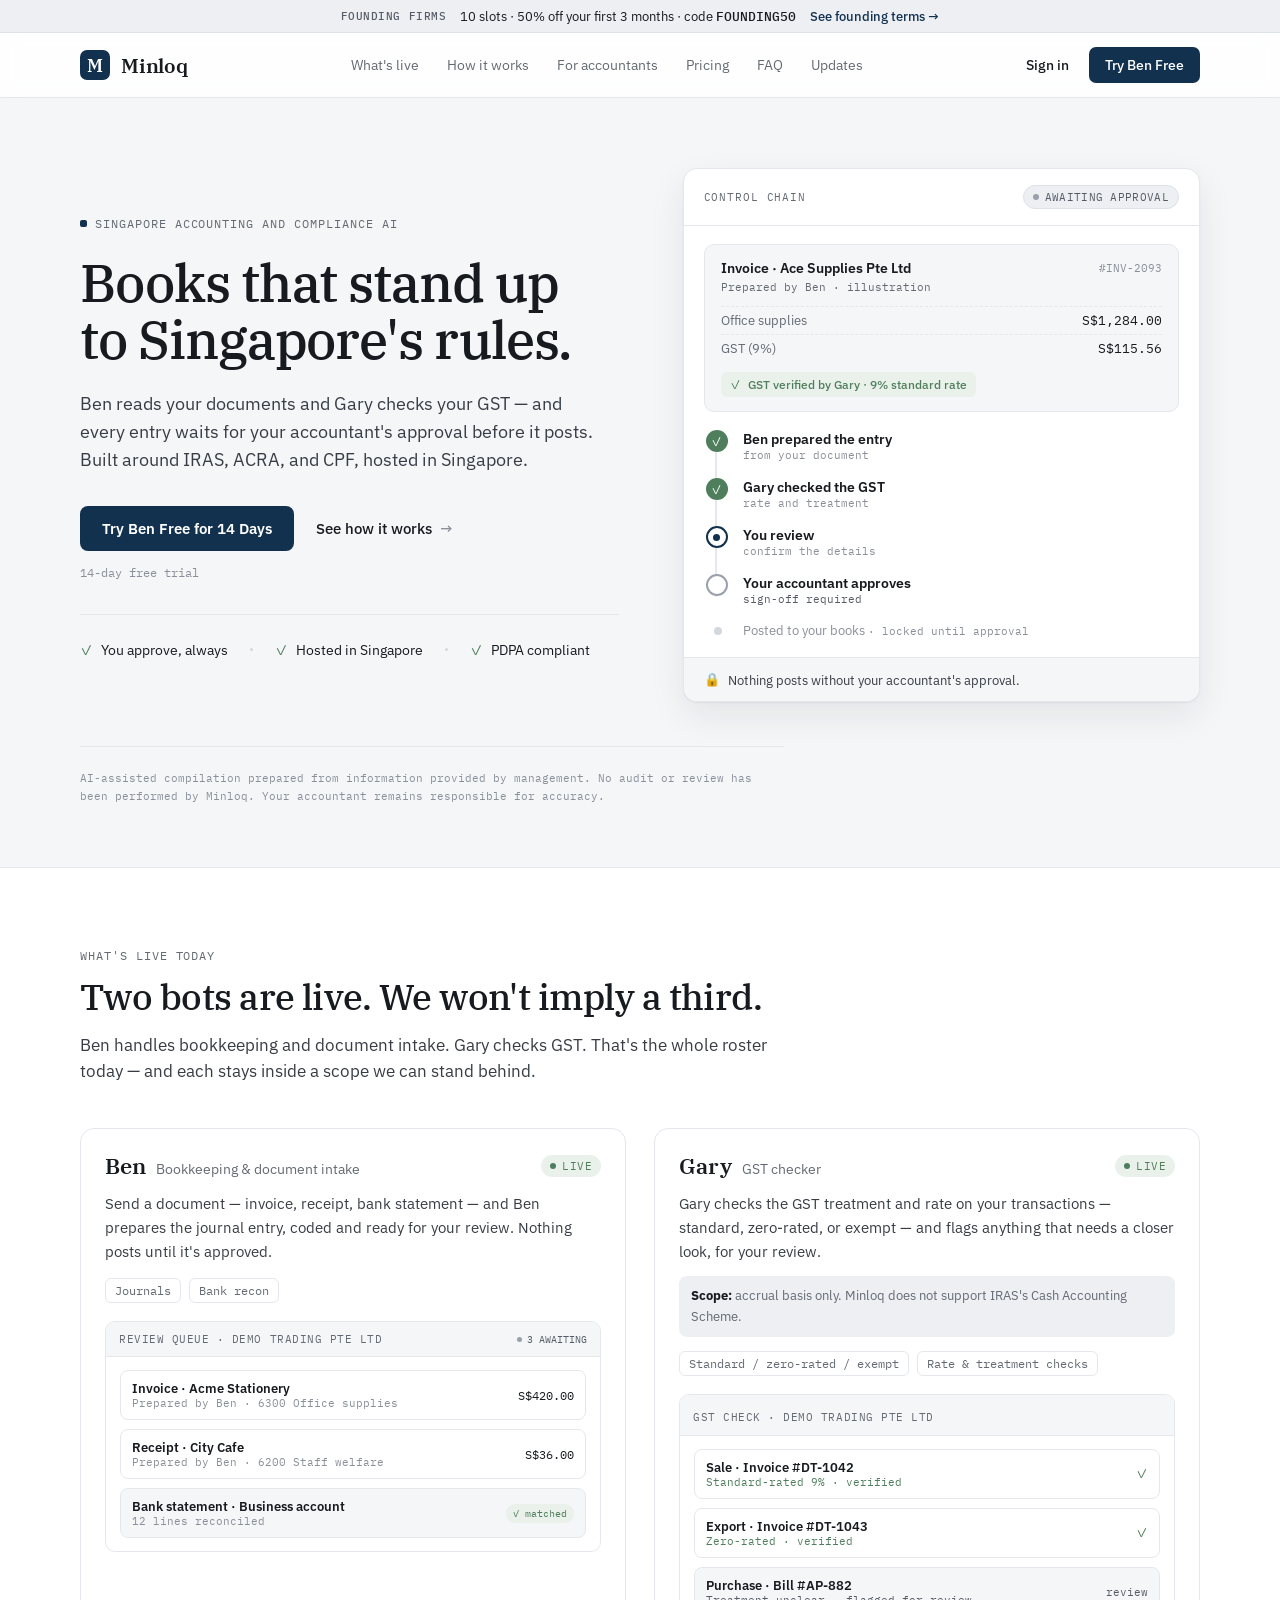
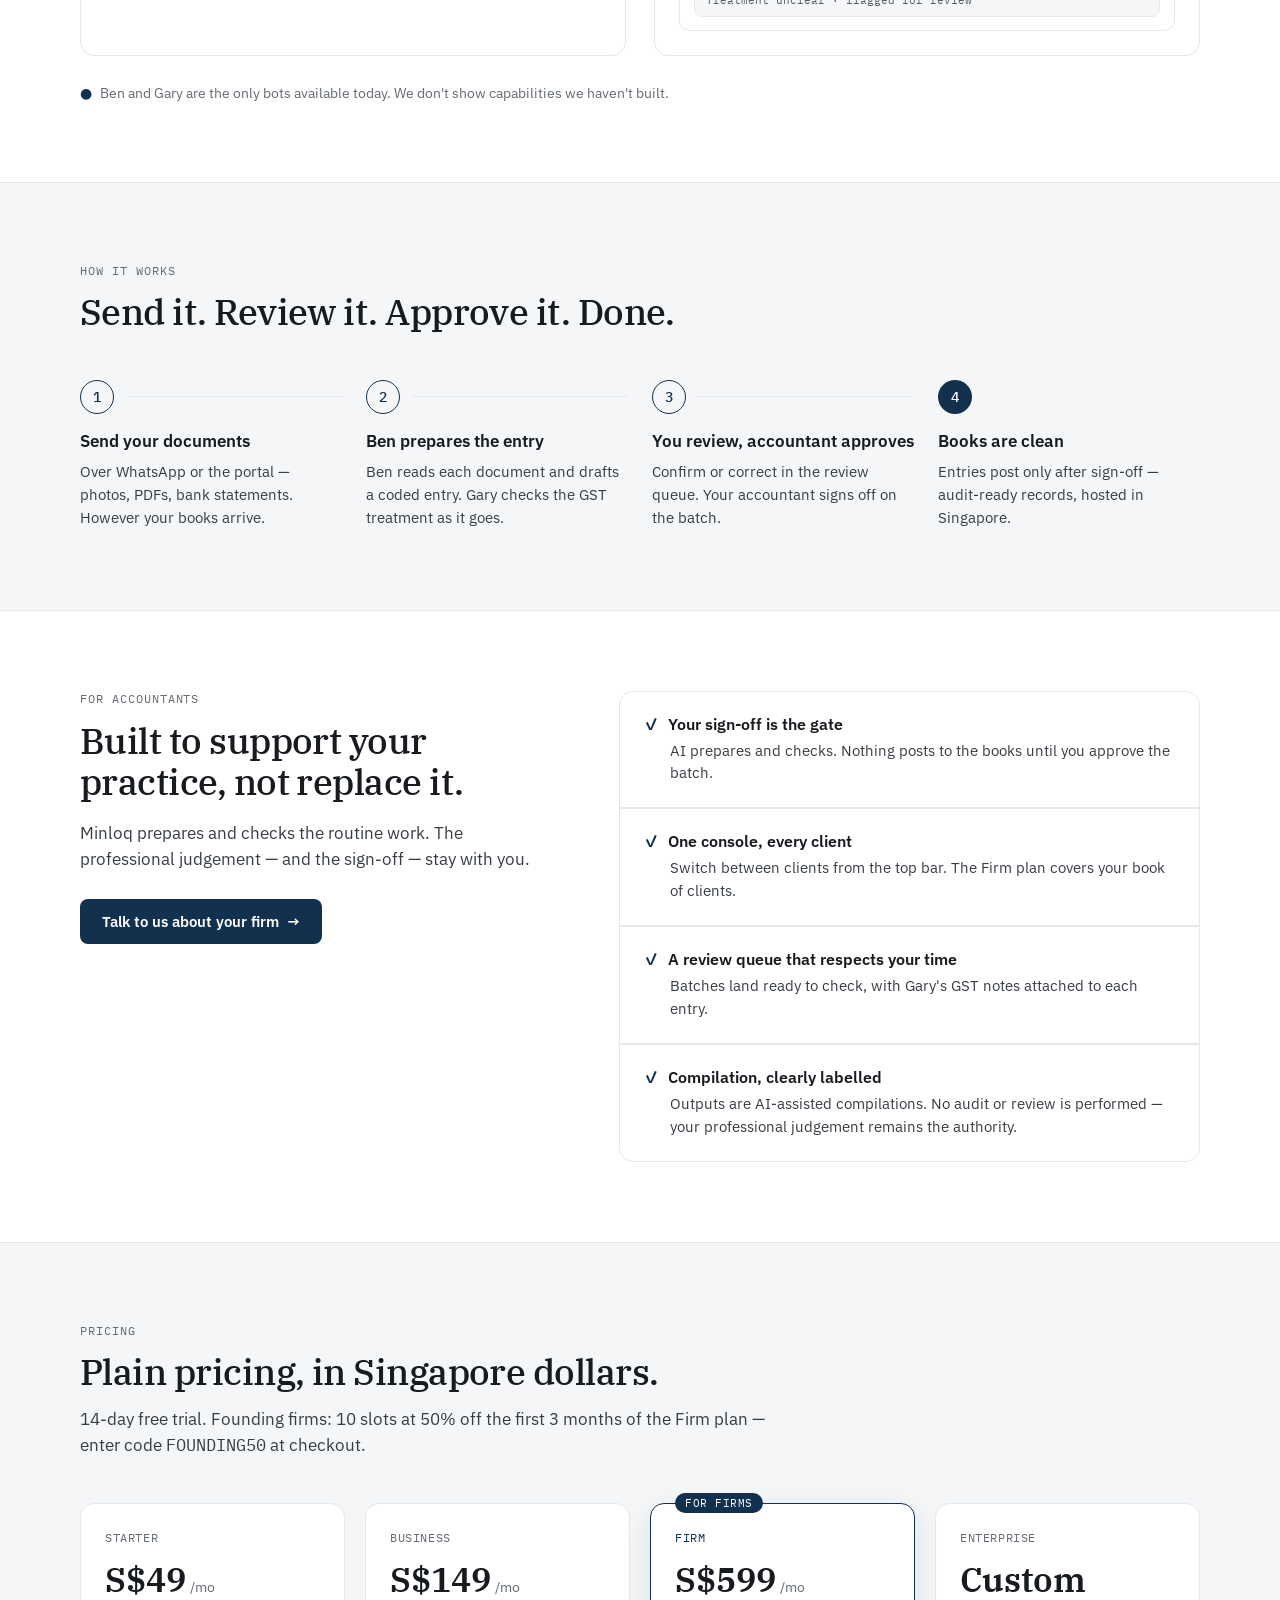
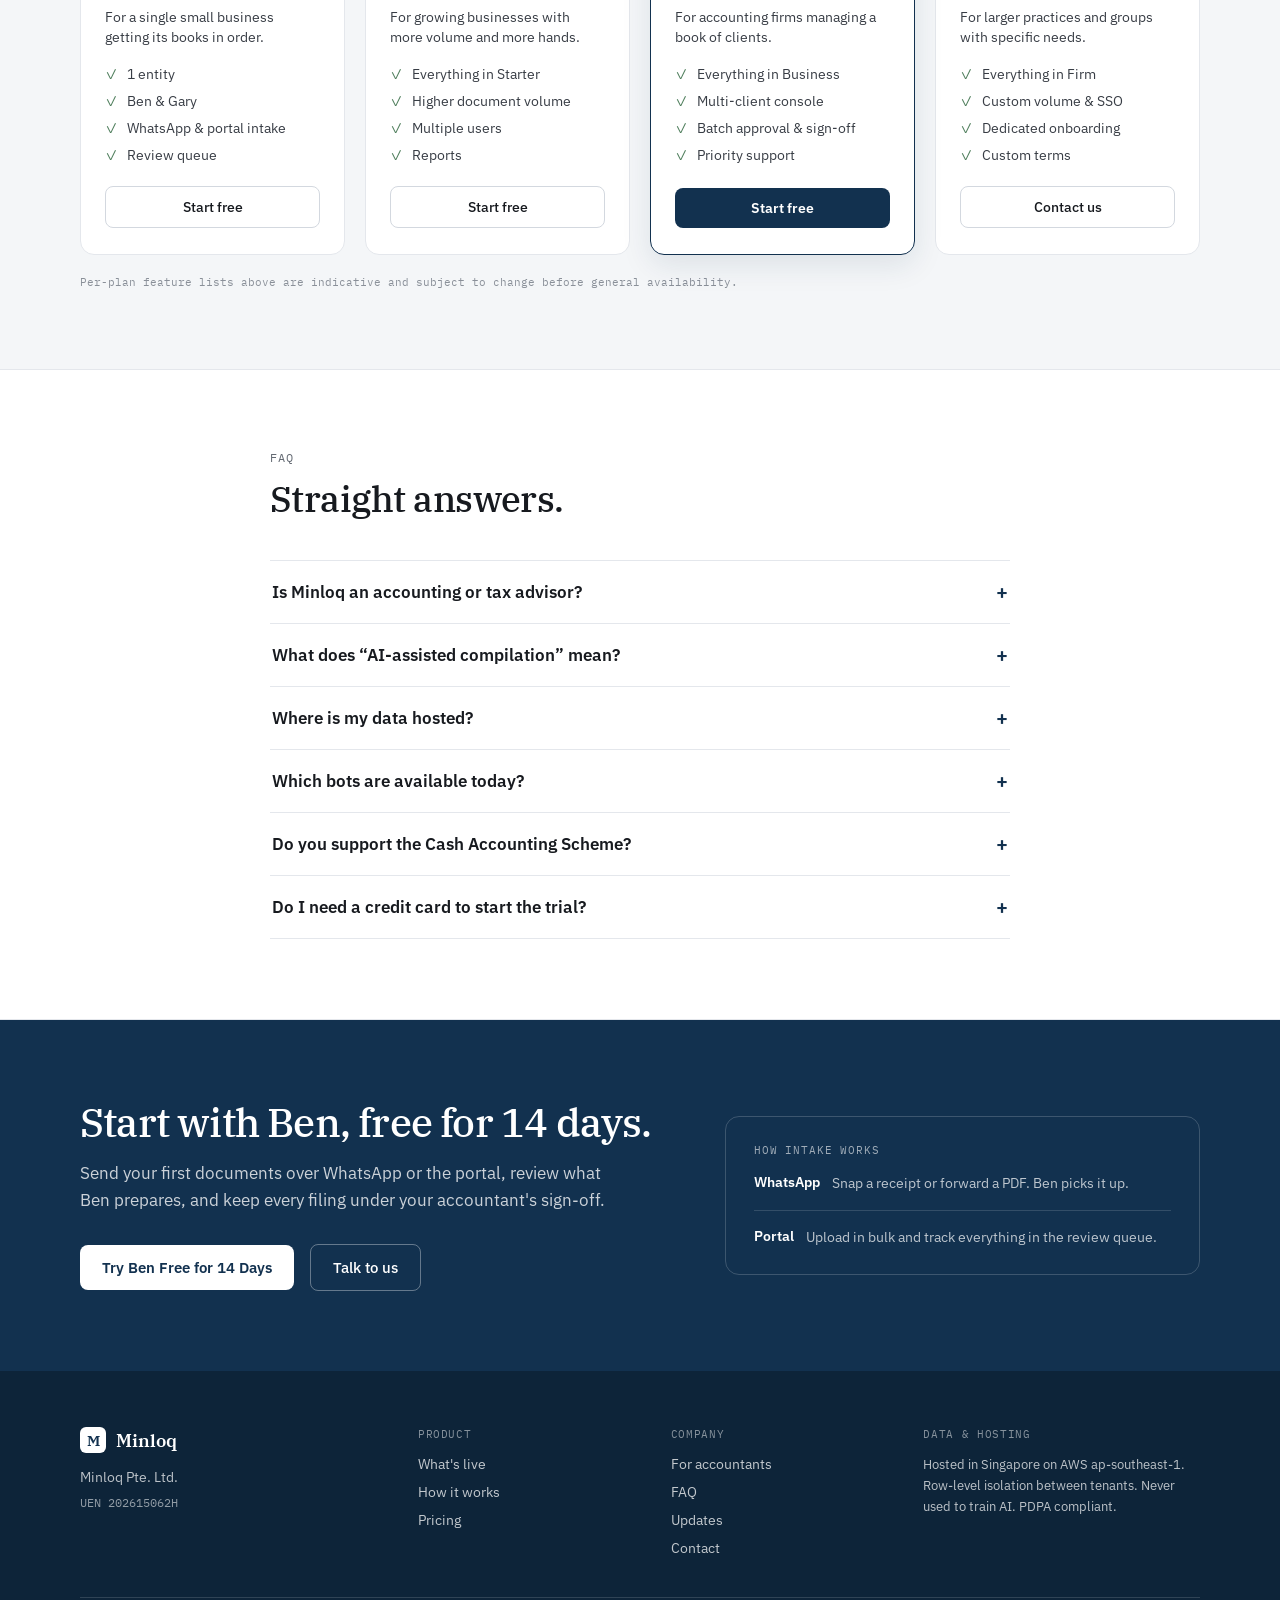
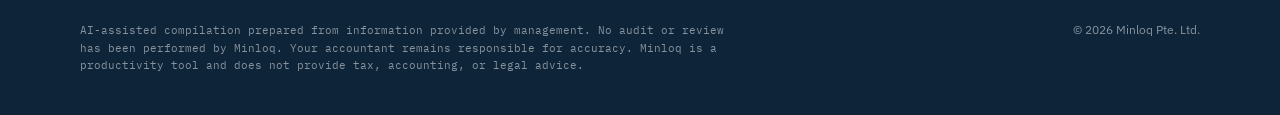
<file: index.html>
<!DOCTYPE html>
<html lang="en">
<head>
<meta charset="UTF-8"/>
<meta name="viewport" content="width=device-width, initial-scale=1.0"/>
<title>Minloq — Singapore Accounting &amp; Compliance AI</title>
<meta name="description" content="Minloq is an AI-assisted accounting and compliance tool for Singapore businesses and accounting firms. Ben prepares your books, Gary checks your GST — and every entry waits for your accountant's approval before it posts."/>
<!-- Inline SVG favicon — navy rounded square "M", matching the brand mark. -->
<link rel="icon" type="image/svg+xml" href="data:image/svg+xml;utf8,<svg xmlns='http://www.w3.org/2000/svg' viewBox='0 0 64 64'><rect width='64' height='64' rx='14' fill='%2312314F'/><text x='32' y='45' font-family='Georgia,serif' font-size='34' font-weight='600' fill='%23ffffff' text-anchor='middle'>M</text></svg>"/>
<link rel="preconnect" href="https://fonts.googleapis.com"/>
<link rel="preconnect" href="https://fonts.gstatic.com" crossorigin/>
<link href="https://fonts.googleapis.com/css2?family=IBM+Plex+Mono:wght@400;500&family=IBM+Plex+Sans:wght@400;500;600&family=IBM+Plex+Serif:wght@400;500;600&display=swap" rel="stylesheet"/>
<link rel="stylesheet" href="css/landing.css"/>
</head>
<body>

  <!-- FOUNDING-FIRMS RIBBON -->
  <div style="background:var(--neu-tint); border-bottom:1px solid var(--neu-line);">
    <div class="mq-wrap" style="max-width:1200px; margin:0 auto; padding:8px 40px; display:flex; align-items:center; justify-content:center; gap:14px; flex-wrap:wrap;">
      <span style="font-family:'IBM Plex Mono',monospace; font-size:11px; letter-spacing:0.05em; color:var(--neu-deep); font-weight:500;">FOUNDING FIRMS</span>
      <span style="font-size:12.5px; color:var(--ink);">10 slots &middot; 50% off your first 3 months &middot; code <span style="font-family:'IBM Plex Mono',monospace; font-weight:500;">FOUNDING50</span></span>
      <a href="#pricing" style="font-size:12.5px; font-weight:500;">See founding terms &rarr;</a>
    </div>
  </div>

  <!-- HEADER -->
  <header style="position:sticky; top:0; z-index:20; border-bottom:1px solid var(--line); background:rgba(255,255,255,0.9); backdrop-filter:saturate(180%) blur(8px);">
    <div class="mq-wrap" style="max-width:1200px; margin:0 auto; padding:14px 40px; display:flex; align-items:center; justify-content:space-between; gap:32px;">
      <a href="#top" style="display:flex; align-items:center; gap:11px;">
        <span style="width:30px; height:30px; border-radius:7px; background:var(--brand); color:#fff; display:flex; align-items:center; justify-content:center; font-family:'IBM Plex Serif',serif; font-size:18px; font-weight:600;">M</span>
        <span style="font-family:'IBM Plex Serif',serif; font-size:20px; font-weight:600; letter-spacing:-0.01em; color:var(--ink);">Minloq</span>
      </a>
      <nav class="mq-nav-center" style="display:flex; align-items:center; gap:28px;">
        <a href="#live" class="mq-navlink" style="color:var(--muted); font-size:14px;">What's live</a>
        <a href="#how" class="mq-navlink" style="color:var(--muted); font-size:14px;">How it works</a>
        <a href="#accountants" class="mq-navlink" style="color:var(--muted); font-size:14px;">For accountants</a>
        <a href="#pricing" class="mq-navlink" style="color:var(--muted); font-size:14px;">Pricing</a>
        <a href="#faq" class="mq-navlink" style="color:var(--muted); font-size:14px;">FAQ</a>
        <a href="/updates" class="mq-navlink" style="color:var(--muted); font-size:14px;">Updates</a>
      </nav>
      <div class="mq-nav-actions" style="display:flex; align-items:center; gap:20px;">
        <a href="https://app.minloq.sg" class="mq-signin" style="color:var(--ink); font-size:14px; font-weight:500;">Sign in</a>
        <a href="#pricing" class="mq-btn-primary" style="background:var(--brand); color:#fff; font-size:14px; font-weight:500; padding:9px 16px; border-radius:7px;">Try Ben Free</a>
      </div>
    </div>
  </header>

  <!-- HERO -->
  <section id="top" style="border-bottom:1px solid var(--line);">
    <div class="mq-wrap" style="max-width:1200px; margin:0 auto; padding:70px 40px 62px;">
      <div class="mq-cols mq-hero" style="display:grid; grid-template-columns:1.02fr 0.98fr; gap:64px; align-items:center;">
        <div>
          <div style="display:inline-flex; align-items:center; gap:8px; margin-bottom:24px;">
            <span style="width:7px; height:7px; border-radius:2px; background:var(--brand);"></span>
            <span style="font-family:'IBM Plex Mono',monospace; font-size:12px; letter-spacing:0.08em; text-transform:uppercase; color:var(--muted);">Singapore accounting and compliance AI</span>
          </div>
          <h1 class="mq-hero-h1" style="font-family:'IBM Plex Serif',serif; font-weight:500; font-size:53px; line-height:1.06; letter-spacing:-0.02em; margin:0 0 22px; color:var(--ink); text-wrap:balance;">Books that stand up to Singapore's rules.</h1>
          <p style="font-size:17.5px; line-height:1.6; color:var(--ink-soft); margin:0 0 32px; max-width:30em; text-wrap:pretty;">Ben reads your documents and Gary checks your GST &mdash; and every entry waits for your accountant's approval before it posts. Built around IRAS, ACRA, and CPF, hosted in Singapore.</p>
          <div style="display:flex; align-items:center; gap:16px; flex-wrap:wrap; margin-bottom:14px;">
            <a href="#pricing" class="mq-btn-primary" style="background:var(--brand); color:#fff; font-size:15px; font-weight:600; padding:13px 22px; border-radius:8px; display:inline-flex; align-items:center; gap:8px;">Try Ben Free for 14 Days</a>
            <a href="#how" class="mq-link" style="color:var(--ink); font-size:15px; font-weight:500; padding:13px 6px; display:inline-flex; align-items:center; gap:8px;">See how it works <span style="color:var(--faint);">&rarr;</span></a>
          </div>
          <div style="font-family:'IBM Plex Mono',monospace; font-size:12px; color:var(--faint); margin-bottom:34px;">14-day free trial</div>
          <div style="display:flex; align-items:center; gap:22px; flex-wrap:wrap; padding-top:26px; border-top:1px solid var(--line);">
            <div style="display:inline-flex; align-items:center; gap:8px;"><span style="color:var(--green); font-size:14px;">&#10003;</span><span style="font-size:13.5px; color:var(--ink);">You approve, always</span></div>
            <span style="width:3px; height:3px; border-radius:50%; background:var(--line-2);"></span>
            <div style="display:inline-flex; align-items:center; gap:8px;"><span style="color:var(--green); font-size:14px;">&#10003;</span><span style="font-size:13.5px; color:var(--ink);">Hosted in Singapore</span></div>
            <span style="width:3px; height:3px; border-radius:50%; background:var(--line-2);"></span>
            <div style="display:inline-flex; align-items:center; gap:8px;"><span style="color:var(--green); font-size:14px;">&#10003;</span><span style="font-size:13.5px; color:var(--ink);">PDPA compliant</span></div>
          </div>
        </div>

        <!-- CONTROL-CHAIN ILLUSTRATION (representative of the approval flow — not a product screenshot) -->
        <div style="background:var(--surface); border:1px solid var(--line); border-radius:14px; box-shadow:var(--shadow-card); overflow:hidden;">
          <div style="padding:16px 20px; border-bottom:1px solid var(--line); display:flex; align-items:center; justify-content:space-between;">
            <span style="font-family:'IBM Plex Mono',monospace; font-size:11px; letter-spacing:0.08em; text-transform:uppercase; color:var(--muted);">Control chain</span>
            <span style="display:inline-flex; align-items:center; gap:6px; background:var(--neu-tint); border:1px solid var(--neu-line); color:var(--neu-deep); font-family:'IBM Plex Mono',monospace; font-size:10.5px; letter-spacing:0.03em; padding:4px 9px; border-radius:20px;"><span style="width:6px; height:6px; border-radius:50%; background:var(--neu-dot);"></span>AWAITING APPROVAL</span>
          </div>
          <div style="padding:18px 20px;">
            <div style="border:1px solid var(--line); border-radius:10px; padding:14px 16px; background:var(--paper);">
              <div style="display:flex; align-items:center; justify-content:space-between; margin-bottom:3px;">
                <span style="font-size:13.5px; font-weight:600; color:var(--ink);">Invoice &middot; Ace Supplies Pte Ltd</span>
                <span style="font-family:'IBM Plex Mono',monospace; font-size:11px; color:var(--faint);">#INV-2093</span>
              </div>
              <div style="font-family:'IBM Plex Mono',monospace; font-size:11px; color:var(--muted); margin-bottom:12px;">Prepared by Ben &middot; illustration</div>
              <div style="display:flex; justify-content:space-between; font-size:13px; padding:5px 0; border-top:1px dashed var(--line);"><span style="color:var(--muted);">Office supplies</span><span style="font-family:'IBM Plex Mono',monospace; color:var(--ink);">S$1,284.00</span></div>
              <div style="display:flex; justify-content:space-between; font-size:13px; padding:5px 0; border-top:1px dashed var(--line);"><span style="color:var(--muted);">GST (9%)</span><span style="font-family:'IBM Plex Mono',monospace; color:var(--ink);">S$115.56</span></div>
              <div style="display:inline-flex; align-items:center; gap:7px; margin-top:10px; background:var(--green-tint); border-radius:6px; padding:5px 9px;"><span style="color:var(--green); font-size:12px;">&#10003;</span><span style="font-size:12px; color:var(--green); font-weight:500;">GST verified by Gary &middot; 9% standard rate</span></div>
            </div>
            <div style="position:relative; margin-top:18px; padding-left:2px;">
              <div style="position:absolute; left:11px; top:16px; bottom:42px; width:2px; background:var(--line);"></div>
              <div style="display:grid; grid-template-columns:24px 1fr; gap:13px; align-items:start; padding-bottom:16px;">
                <div style="width:22px; height:22px; border-radius:50%; background:var(--green); display:flex; align-items:center; justify-content:center; color:#fff; font-size:12px; z-index:1;">&#10003;</div>
                <div><div style="font-size:13.5px; font-weight:600;">Ben prepared the entry</div><div style="font-family:'IBM Plex Mono',monospace; font-size:11px; color:var(--faint);">from your document</div></div>
              </div>
              <div style="display:grid; grid-template-columns:24px 1fr; gap:13px; align-items:start; padding-bottom:16px;">
                <div style="width:22px; height:22px; border-radius:50%; background:var(--green); display:flex; align-items:center; justify-content:center; color:#fff; font-size:12px; z-index:1;">&#10003;</div>
                <div><div style="font-size:13.5px; font-weight:600;">Gary checked the GST</div><div style="font-family:'IBM Plex Mono',monospace; font-size:11px; color:var(--faint);">rate and treatment</div></div>
              </div>
              <div style="display:grid; grid-template-columns:24px 1fr; gap:13px; align-items:start; padding-bottom:16px;">
                <div style="width:22px; height:22px; border-radius:50%; background:var(--surface); border:2px solid var(--brand); display:flex; align-items:center; justify-content:center; z-index:1;"><span style="width:7px; height:7px; border-radius:50%; background:var(--brand);"></span></div>
                <div><div style="font-size:13.5px; font-weight:600;">You review</div><div style="font-family:'IBM Plex Mono',monospace; font-size:11px; color:var(--faint);">confirm the details</div></div>
              </div>
              <div style="display:grid; grid-template-columns:24px 1fr; gap:13px; align-items:start; padding-bottom:16px;">
                <div style="width:22px; height:22px; border-radius:50%; background:var(--surface); border:2px solid var(--neu-dot); z-index:1;"></div>
                <div><div style="font-size:13.5px; font-weight:600; color:var(--ink);">Your accountant approves</div><div style="font-family:'IBM Plex Mono',monospace; font-size:11px; color:var(--neu-deep);">sign-off required</div></div>
              </div>
              <div style="display:grid; grid-template-columns:24px 1fr; gap:13px; align-items:center;">
                <div style="width:24px; display:flex; justify-content:center;"><span style="width:8px; height:8px; border-radius:50%; background:var(--line-2);"></span></div>
                <div style="font-size:13px; color:var(--faint);">Posted to your books <span style="font-family:'IBM Plex Mono',monospace; font-size:11px;">&middot; locked until approval</span></div>
              </div>
            </div>
          </div>
          <div style="padding:13px 20px; border-top:1px solid var(--line); background:var(--paper); font-size:12.5px; color:var(--ink-soft); display:flex; align-items:center; gap:8px;">
            <span style="font-size:13px;">&#128274;</span>Nothing posts without your accountant's approval.
          </div>
        </div>
      </div>
      <p style="margin:44px 0 0; padding-top:22px; border-top:1px solid var(--line); font-family:'IBM Plex Mono',monospace; font-size:11px; line-height:1.65; color:var(--faint); max-width:64em;">AI-assisted compilation prepared from information provided by management. No audit or review has been performed by Minloq. Your accountant remains responsible for accuracy.</p>
    </div>
  </section>

  <!-- WHAT'S LIVE TODAY -->
  <section id="live" style="background:var(--surface); border-bottom:1px solid var(--line);">
    <div class="mq-wrap" style="max-width:1200px; margin:0 auto; padding:80px 40px;">
      <div style="max-width:44em; margin-bottom:44px;">
        <div style="font-family:'IBM Plex Mono',monospace; font-size:12px; letter-spacing:0.08em; text-transform:uppercase; color:var(--muted); margin-bottom:14px;">What's live today</div>
        <h2 style="font-family:'IBM Plex Serif',serif; font-weight:500; font-size:36px; line-height:1.12; letter-spacing:-0.015em; margin:0 0 14px; text-wrap:balance;">Two bots are live. We won't imply a third.</h2>
        <p style="font-size:16.5px; line-height:1.6; color:var(--ink-soft); margin:0; text-wrap:pretty;">Ben handles bookkeeping and document intake. Gary checks GST. That's the whole roster today &mdash; and each stays inside a scope we can stand behind.</p>
      </div>

      <div class="mq-cols" style="display:grid; grid-template-columns:1fr 1fr; gap:28px;">
        <!-- BEN -->
        <div style="border:1px solid var(--line); border-radius:14px; overflow:hidden; background:var(--surface);">
          <div style="padding:22px 24px 18px;">
            <div style="display:flex; align-items:center; justify-content:space-between; margin-bottom:12px;">
              <div style="display:flex; align-items:baseline; gap:10px;">
                <span style="font-family:'IBM Plex Serif',serif; font-size:22px; font-weight:600;">Ben</span>
                <span style="font-size:14px; color:var(--muted);">Bookkeeping &amp; document intake</span>
              </div>
              <span style="display:inline-flex; align-items:center; gap:6px; background:var(--green-tint); color:var(--green); font-family:'IBM Plex Mono',monospace; font-size:10.5px; letter-spacing:0.04em; padding:4px 9px; border-radius:20px;"><span style="width:6px; height:6px; border-radius:50%; background:var(--green);"></span>LIVE</span>
            </div>
            <p style="font-size:15px; line-height:1.6; color:var(--ink-soft); margin:0 0 14px;">Send a document &mdash; invoice, receipt, bank statement &mdash; and Ben prepares the journal entry, coded and ready for your review. Nothing posts until it's approved.</p>
            <div style="display:flex; flex-wrap:wrap; gap:8px;">
              <span style="font-family:'IBM Plex Mono',monospace; font-size:11.5px; color:var(--muted); border:1px solid var(--line); border-radius:6px; padding:4px 9px;">Journals</span>
              <span style="font-family:'IBM Plex Mono',monospace; font-size:11.5px; color:var(--muted); border:1px solid var(--line); border-radius:6px; padding:4px 9px;">Bank recon</span>
            </div>
          </div>
          <!-- Illustration (representative — fictional demo data, no product screenshot) -->
          <div style="margin:0 24px 24px; border:1px solid var(--line); border-radius:10px; overflow:hidden;">
            <div style="padding:10px 13px; border-bottom:1px solid var(--line); background:var(--paper); display:flex; align-items:center; justify-content:space-between;">
              <span style="font-family:'IBM Plex Mono',monospace; font-size:10.5px; letter-spacing:0.05em; color:var(--muted);">REVIEW QUEUE &middot; DEMO TRADING PTE LTD</span>
              <span style="display:inline-flex; align-items:center; gap:5px; font-family:'IBM Plex Mono',monospace; font-size:10px; color:var(--neu-deep);"><span style="width:5px; height:5px; border-radius:50%; background:var(--neu-dot);"></span>3 AWAITING</span>
            </div>
            <div style="padding:13px 14px; display:grid; gap:9px;">
              <div style="display:flex; align-items:center; justify-content:space-between; border:1px solid var(--line); border-radius:8px; padding:9px 11px;">
                <div><div style="font-size:12.5px; font-weight:600;">Invoice &middot; Acme Stationery</div><div style="font-family:'IBM Plex Mono',monospace; font-size:10.5px; color:var(--faint);">Prepared by Ben &middot; 6300 Office supplies</div></div>
                <span style="font-family:'IBM Plex Mono',monospace; font-size:12px; color:var(--ink);">S$420.00</span>
              </div>
              <div style="display:flex; align-items:center; justify-content:space-between; border:1px solid var(--line); border-radius:8px; padding:9px 11px;">
                <div><div style="font-size:12.5px; font-weight:600;">Receipt &middot; City Cafe</div><div style="font-family:'IBM Plex Mono',monospace; font-size:10.5px; color:var(--faint);">Prepared by Ben &middot; 6200 Staff welfare</div></div>
                <span style="font-family:'IBM Plex Mono',monospace; font-size:12px; color:var(--ink);">S$36.00</span>
              </div>
              <div style="display:flex; align-items:center; justify-content:space-between; border:1px solid var(--line); border-radius:8px; padding:9px 11px; background:var(--paper);">
                <div><div style="font-size:12.5px; font-weight:600;">Bank statement &middot; Business account</div><div style="font-family:'IBM Plex Mono',monospace; font-size:10.5px; color:var(--faint);">12 lines reconciled</div></div>
                <span style="display:inline-flex; align-items:center; gap:5px; background:var(--green-tint); color:var(--green); font-family:'IBM Plex Mono',monospace; font-size:10px; padding:3px 7px; border-radius:14px;">&#10003; matched</span>
              </div>
            </div>
          </div>
        </div>

        <!-- GARY -->
        <div style="border:1px solid var(--line); border-radius:14px; overflow:hidden; background:var(--surface);">
          <div style="padding:22px 24px 18px;">
            <div style="display:flex; align-items:center; justify-content:space-between; margin-bottom:12px;">
              <div style="display:flex; align-items:baseline; gap:10px;">
                <span style="font-family:'IBM Plex Serif',serif; font-size:22px; font-weight:600;">Gary</span>
                <span style="font-size:14px; color:var(--muted);">GST checker</span>
              </div>
              <span style="display:inline-flex; align-items:center; gap:6px; background:var(--green-tint); color:var(--green); font-family:'IBM Plex Mono',monospace; font-size:10.5px; letter-spacing:0.04em; padding:4px 9px; border-radius:20px;"><span style="width:6px; height:6px; border-radius:50%; background:var(--green);"></span>LIVE</span>
            </div>
            <p style="font-size:15px; line-height:1.6; color:var(--ink-soft); margin:0 0 12px;">Gary checks the GST treatment and rate on your transactions &mdash; standard, zero-rated, or exempt &mdash; and flags anything that needs a closer look, for your review.</p>
            <p style="font-size:13px; line-height:1.55; color:var(--muted); margin:0 0 14px; padding:10px 12px; background:var(--neu-tint); border-radius:8px;"><strong style="color:var(--ink);">Scope:</strong> accrual basis only. Minloq does not support IRAS's Cash Accounting Scheme.</p>
            <div style="display:flex; flex-wrap:wrap; gap:8px;">
              <span style="font-family:'IBM Plex Mono',monospace; font-size:11.5px; color:var(--muted); border:1px solid var(--line); border-radius:6px; padding:4px 9px;">Standard / zero-rated / exempt</span>
              <span style="font-family:'IBM Plex Mono',monospace; font-size:11.5px; color:var(--muted); border:1px solid var(--line); border-radius:6px; padding:4px 9px;">Rate &amp; treatment checks</span>
            </div>
          </div>
          <!-- Illustration (representative — fictional demo data, no product screenshot) -->
          <div style="margin:0 24px 24px; border:1px solid var(--line); border-radius:10px; overflow:hidden;">
            <div style="padding:10px 13px; border-bottom:1px solid var(--line); background:var(--paper);">
              <span style="font-family:'IBM Plex Mono',monospace; font-size:10.5px; letter-spacing:0.05em; color:var(--muted);">GST CHECK &middot; DEMO TRADING PTE LTD</span>
            </div>
            <div style="padding:13px 14px; display:grid; gap:9px;">
              <div style="display:flex; align-items:center; justify-content:space-between; border:1px solid var(--line); border-radius:8px; padding:9px 11px;">
                <div><div style="font-size:12.5px; font-weight:600;">Sale &middot; Invoice #DT-1042</div><div style="font-family:'IBM Plex Mono',monospace; font-size:10.5px; color:var(--green);">Standard-rated 9% &middot; verified</div></div>
                <span style="color:var(--green); font-size:13px;">&#10003;</span>
              </div>
              <div style="display:flex; align-items:center; justify-content:space-between; border:1px solid var(--line); border-radius:8px; padding:9px 11px;">
                <div><div style="font-size:12.5px; font-weight:600;">Export &middot; Invoice #DT-1043</div><div style="font-family:'IBM Plex Mono',monospace; font-size:10.5px; color:var(--green);">Zero-rated &middot; verified</div></div>
                <span style="color:var(--green); font-size:13px;">&#10003;</span>
              </div>
              <div style="display:flex; align-items:center; justify-content:space-between; border:1px solid var(--line); border-radius:8px; padding:9px 11px; background:var(--paper);">
                <div><div style="font-size:12.5px; font-weight:600;">Purchase &middot; Bill #AP-882</div><div style="font-family:'IBM Plex Mono',monospace; font-size:10.5px; color:var(--neu-deep);">Treatment unclear &middot; flagged for review</div></div>
                <span style="font-family:'IBM Plex Mono',monospace; font-size:11px; color:var(--neu-deep);">review</span>
              </div>
            </div>
          </div>
        </div>
      </div>

      <p style="margin:28px 0 0; font-size:14px; color:var(--muted); display:flex; align-items:center; gap:8px;"><span style="color:var(--brand);">&#9679;</span>Ben and Gary are the only bots available today. We don't show capabilities we haven't built.</p>
    </div>
  </section>

  <!-- HOW IT WORKS -->
  <section id="how" style="border-bottom:1px solid var(--line);">
    <div class="mq-wrap" style="max-width:1200px; margin:0 auto; padding:80px 40px;">
      <div style="max-width:44em; margin-bottom:48px;">
        <div style="font-family:'IBM Plex Mono',monospace; font-size:12px; letter-spacing:0.08em; text-transform:uppercase; color:var(--muted); margin-bottom:14px;">How it works</div>
        <h2 style="font-family:'IBM Plex Serif',serif; font-weight:500; font-size:36px; line-height:1.12; letter-spacing:-0.015em; margin:0; text-wrap:balance;">Send it. Review it. Approve it. Done.</h2>
      </div>
      <div class="mq-cols" style="display:grid; grid-template-columns:repeat(4, 1fr); gap:24px;">
        <div>
          <div style="display:flex; align-items:center; gap:12px; margin-bottom:16px;"><span style="width:34px; height:34px; border-radius:50%; border:1.5px solid var(--brand); color:var(--brand); display:flex; align-items:center; justify-content:center; font-family:'IBM Plex Mono',monospace; font-size:14px; font-weight:500;">1</span><span style="flex:1; height:1px; background:var(--line);"></span></div>
          <h3 style="font-size:17px; font-weight:600; margin:0 0 8px;">Send your documents</h3>
          <p style="font-size:14.5px; line-height:1.6; color:var(--ink-soft); margin:0;">Over WhatsApp or the portal &mdash; photos, PDFs, bank statements. However your books arrive.</p>
        </div>
        <div>
          <div style="display:flex; align-items:center; gap:12px; margin-bottom:16px;"><span style="width:34px; height:34px; border-radius:50%; border:1.5px solid var(--brand); color:var(--brand); display:flex; align-items:center; justify-content:center; font-family:'IBM Plex Mono',monospace; font-size:14px; font-weight:500;">2</span><span style="flex:1; height:1px; background:var(--line);"></span></div>
          <h3 style="font-size:17px; font-weight:600; margin:0 0 8px;">Ben prepares the entry</h3>
          <p style="font-size:14.5px; line-height:1.6; color:var(--ink-soft); margin:0;">Ben reads each document and drafts a coded entry. Gary checks the GST treatment as it goes.</p>
        </div>
        <div>
          <div style="display:flex; align-items:center; gap:12px; margin-bottom:16px;"><span style="width:34px; height:34px; border-radius:50%; border:1.5px solid var(--brand); color:var(--brand); display:flex; align-items:center; justify-content:center; font-family:'IBM Plex Mono',monospace; font-size:14px; font-weight:500;">3</span><span style="flex:1; height:1px; background:var(--line);"></span></div>
          <h3 style="font-size:17px; font-weight:600; margin:0 0 8px;">You review, accountant approves</h3>
          <p style="font-size:14.5px; line-height:1.6; color:var(--ink-soft); margin:0;">Confirm or correct in the review queue. Your accountant signs off on the batch.</p>
        </div>
        <div>
          <div style="display:flex; align-items:center; gap:12px; margin-bottom:16px;"><span style="width:34px; height:34px; border-radius:50%; background:var(--brand); color:#fff; display:flex; align-items:center; justify-content:center; font-family:'IBM Plex Mono',monospace; font-size:14px; font-weight:500;">4</span></div>
          <h3 style="font-size:17px; font-weight:600; margin:0 0 8px;">Books are clean</h3>
          <p style="font-size:14.5px; line-height:1.6; color:var(--ink-soft); margin:0;">Entries post only after sign-off &mdash; audit-ready records, hosted in Singapore.</p>
        </div>
      </div>
    </div>
  </section>

  <!-- FOR ACCOUNTANTS -->
  <section id="accountants" style="background:var(--surface); border-bottom:1px solid var(--line);">
    <div class="mq-wrap" style="max-width:1200px; margin:0 auto; padding:80px 40px;">
      <div class="mq-cols mq-acct" style="display:grid; grid-template-columns:0.9fr 1.1fr; gap:64px; align-items:start;">
        <div>
          <div style="font-family:'IBM Plex Mono',monospace; font-size:12px; letter-spacing:0.08em; text-transform:uppercase; color:var(--muted); margin-bottom:14px;">For accountants</div>
          <h2 style="font-family:'IBM Plex Serif',serif; font-weight:500; font-size:36px; line-height:1.14; letter-spacing:-0.015em; margin:0 0 18px; text-wrap:balance;">Built to support your practice, not replace it.</h2>
          <p style="font-size:16.5px; line-height:1.62; color:var(--ink-soft); margin:0 0 26px; text-wrap:pretty;">Minloq prepares and checks the routine work. The professional judgement &mdash; and the sign-off &mdash; stay with you.</p>
          <a href="mailto:hello@minloq.sg?subject=Minloq%20for%20my%20firm" class="mq-btn-primary" style="display:inline-flex; align-items:center; gap:8px; background:var(--brand); color:#fff; font-size:15px; font-weight:600; padding:13px 22px; border-radius:8px;">Talk to us about your firm <span>&rarr;</span></a>
        </div>
        <div style="display:grid; gap:2px; background:var(--line); border:1px solid var(--line); border-radius:14px; overflow:hidden;">
          <div style="background:var(--surface); padding:22px 24px;">
            <h3 style="font-size:16px; font-weight:600; margin:0 0 6px; display:flex; align-items:center; gap:9px;"><span style="color:var(--brand);">&#10003;</span>Your sign-off is the gate</h3>
            <p style="font-size:14.5px; line-height:1.58; color:var(--ink-soft); margin:0 0 0 26px;">AI prepares and checks. Nothing posts to the books until you approve the batch.</p>
          </div>
          <div style="background:var(--surface); padding:22px 24px;">
            <h3 style="font-size:16px; font-weight:600; margin:0 0 6px; display:flex; align-items:center; gap:9px;"><span style="color:var(--brand);">&#10003;</span>One console, every client</h3>
            <p style="font-size:14.5px; line-height:1.58; color:var(--ink-soft); margin:0 0 0 26px;">Switch between clients from the top bar. The Firm plan covers your book of clients.</p>
          </div>
          <div style="background:var(--surface); padding:22px 24px;">
            <h3 style="font-size:16px; font-weight:600; margin:0 0 6px; display:flex; align-items:center; gap:9px;"><span style="color:var(--brand);">&#10003;</span>A review queue that respects your time</h3>
            <p style="font-size:14.5px; line-height:1.58; color:var(--ink-soft); margin:0 0 0 26px;">Batches land ready to check, with Gary's GST notes attached to each entry.</p>
          </div>
          <div style="background:var(--surface); padding:22px 24px;">
            <h3 style="font-size:16px; font-weight:600; margin:0 0 6px; display:flex; align-items:center; gap:9px;"><span style="color:var(--brand);">&#10003;</span>Compilation, clearly labelled</h3>
            <p style="font-size:14.5px; line-height:1.58; color:var(--ink-soft); margin:0 0 0 26px;">Outputs are AI-assisted compilations. No audit or review is performed &mdash; your professional judgement remains the authority.</p>
          </div>
        </div>
      </div>
    </div>
  </section>

  <!-- PRICING -->
  <section id="pricing" style="border-bottom:1px solid var(--line);">
    <div class="mq-wrap" style="max-width:1200px; margin:0 auto; padding:80px 40px;">
      <div style="max-width:44em; margin-bottom:44px;">
        <div style="font-family:'IBM Plex Mono',monospace; font-size:12px; letter-spacing:0.08em; text-transform:uppercase; color:var(--muted); margin-bottom:14px;">Pricing</div>
        <h2 style="font-family:'IBM Plex Serif',serif; font-weight:500; font-size:36px; line-height:1.12; letter-spacing:-0.015em; margin:0 0 14px; text-wrap:balance;">Plain pricing, in Singapore dollars.</h2>
        <p style="font-size:16.5px; line-height:1.6; color:var(--ink-soft); margin:0;">14-day free trial. Founding firms: 10 slots at 50% off the first 3 months of the Firm plan &mdash; enter code <span style="font-family:'IBM Plex Mono',monospace;">FOUNDING50</span> at checkout.</p>
      </div>

      <div class="mq-cols" style="display:grid; grid-template-columns:repeat(4, 1fr); gap:20px; align-items:stretch;">
        <!-- STARTER -->
        <div style="border:1px solid var(--line); border-radius:14px; background:var(--surface); padding:26px 24px; display:flex; flex-direction:column;">
          <div style="font-family:'IBM Plex Mono',monospace; font-size:12px; letter-spacing:0.05em; text-transform:uppercase; color:var(--muted); margin-bottom:12px;">Starter</div>
          <div style="display:flex; align-items:baseline; gap:4px; margin-bottom:6px;"><span style="font-family:'IBM Plex Serif',serif; font-size:34px; font-weight:600;">S$49</span><span style="font-size:14px; color:var(--muted);">/mo</span></div>
          <p style="font-size:13.5px; line-height:1.5; color:var(--ink-soft); margin:0 0 18px;">For a single small business getting its books in order.</p>
          <div style="display:grid; gap:9px; margin-bottom:22px;">
            <div style="display:flex; gap:9px; font-size:13.5px; color:var(--ink-soft);"><span style="color:var(--green);">&#10003;</span>1 entity</div>
            <div style="display:flex; gap:9px; font-size:13.5px; color:var(--ink-soft);"><span style="color:var(--green);">&#10003;</span>Ben &amp; Gary</div>
            <div style="display:flex; gap:9px; font-size:13.5px; color:var(--ink-soft);"><span style="color:var(--green);">&#10003;</span>WhatsApp &amp; portal intake</div>
            <div style="display:flex; gap:9px; font-size:13.5px; color:var(--ink-soft);"><span style="color:var(--green);">&#10003;</span>Review queue</div>
          </div>
          <a href="#" class="mq-btn-outline" onclick="event.preventDefault();startCheckout('starter', this)" style="margin-top:auto; text-align:center; border:1px solid var(--line-2); color:var(--ink); font-size:14px; font-weight:500; padding:11px; border-radius:8px;">Start free</a>
        </div>

        <!-- BUSINESS -->
        <div style="border:1px solid var(--line); border-radius:14px; background:var(--surface); padding:26px 24px; display:flex; flex-direction:column;">
          <div style="font-family:'IBM Plex Mono',monospace; font-size:12px; letter-spacing:0.05em; text-transform:uppercase; color:var(--muted); margin-bottom:12px;">Business</div>
          <div style="display:flex; align-items:baseline; gap:4px; margin-bottom:6px;"><span style="font-family:'IBM Plex Serif',serif; font-size:34px; font-weight:600;">S$149</span><span style="font-size:14px; color:var(--muted);">/mo</span></div>
          <p style="font-size:13.5px; line-height:1.5; color:var(--ink-soft); margin:0 0 18px;">For growing businesses with more volume and more hands.</p>
          <div style="display:grid; gap:9px; margin-bottom:22px;">
            <div style="display:flex; gap:9px; font-size:13.5px; color:var(--ink-soft);"><span style="color:var(--green);">&#10003;</span>Everything in Starter</div>
            <div style="display:flex; gap:9px; font-size:13.5px; color:var(--ink-soft);"><span style="color:var(--green);">&#10003;</span>Higher document volume</div>
            <div style="display:flex; gap:9px; font-size:13.5px; color:var(--ink-soft);"><span style="color:var(--green);">&#10003;</span>Multiple users</div>
            <div style="display:flex; gap:9px; font-size:13.5px; color:var(--ink-soft);"><span style="color:var(--green);">&#10003;</span>Reports</div>
          </div>
          <a href="#" class="mq-btn-outline" onclick="event.preventDefault();startCheckout('business', this)" style="margin-top:auto; text-align:center; border:1px solid var(--line-2); color:var(--ink); font-size:14px; font-weight:500; padding:11px; border-radius:8px;">Start free</a>
        </div>

        <!-- FIRM (featured) -->
        <div style="border:1.5px solid var(--brand); border-radius:14px; background:var(--surface); padding:26px 24px; display:flex; flex-direction:column; position:relative; box-shadow:0 10px 30px rgba(18,49,79,.1);">
          <span style="position:absolute; top:-11px; left:24px; background:var(--brand); color:#fff; font-family:'IBM Plex Mono',monospace; font-size:10.5px; letter-spacing:0.05em; padding:3px 10px; border-radius:20px;">FOR FIRMS</span>
          <div style="font-family:'IBM Plex Mono',monospace; font-size:12px; letter-spacing:0.05em; text-transform:uppercase; color:var(--brand); margin-bottom:12px;">Firm</div>
          <div style="display:flex; align-items:baseline; gap:4px; margin-bottom:6px;"><span style="font-family:'IBM Plex Serif',serif; font-size:34px; font-weight:600;">S$599</span><span style="font-size:14px; color:var(--muted);">/mo</span></div>
          <p style="font-size:13.5px; line-height:1.5; color:var(--ink-soft); margin:0 0 18px;">For accounting firms managing a book of clients.</p>
          <div style="display:grid; gap:9px; margin-bottom:22px;">
            <div style="display:flex; gap:9px; font-size:13.5px; color:var(--ink-soft);"><span style="color:var(--green);">&#10003;</span>Everything in Business</div>
            <div style="display:flex; gap:9px; font-size:13.5px; color:var(--ink-soft);"><span style="color:var(--green);">&#10003;</span>Multi-client console</div>
            <div style="display:flex; gap:9px; font-size:13.5px; color:var(--ink-soft);"><span style="color:var(--green);">&#10003;</span>Batch approval &amp; sign-off</div>
            <div style="display:flex; gap:9px; font-size:13.5px; color:var(--ink-soft);"><span style="color:var(--green);">&#10003;</span>Priority support</div>
          </div>
          <a href="#" class="mq-btn-primary" onclick="event.preventDefault();startCheckout('firm', this)" style="margin-top:auto; text-align:center; background:var(--brand); color:#fff; font-size:14px; font-weight:600; padding:11px; border-radius:8px;">Start free</a>
        </div>

        <!-- ENTERPRISE -->
        <div style="border:1px solid var(--line); border-radius:14px; background:var(--surface); padding:26px 24px; display:flex; flex-direction:column;">
          <div style="font-family:'IBM Plex Mono',monospace; font-size:12px; letter-spacing:0.05em; text-transform:uppercase; color:var(--muted); margin-bottom:12px;">Enterprise</div>
          <div style="display:flex; align-items:baseline; gap:4px; margin-bottom:6px;"><span style="font-family:'IBM Plex Serif',serif; font-size:34px; font-weight:600;">Custom</span></div>
          <p style="font-size:13.5px; line-height:1.5; color:var(--ink-soft); margin:0 0 18px;">For larger practices and groups with specific needs.</p>
          <div style="display:grid; gap:9px; margin-bottom:22px;">
            <div style="display:flex; gap:9px; font-size:13.5px; color:var(--ink-soft);"><span style="color:var(--green);">&#10003;</span>Everything in Firm</div>
            <div style="display:flex; gap:9px; font-size:13.5px; color:var(--ink-soft);"><span style="color:var(--green);">&#10003;</span>Custom volume &amp; SSO</div>
            <div style="display:flex; gap:9px; font-size:13.5px; color:var(--ink-soft);"><span style="color:var(--green);">&#10003;</span>Dedicated onboarding</div>
            <div style="display:flex; gap:9px; font-size:13.5px; color:var(--ink-soft);"><span style="color:var(--green);">&#10003;</span>Custom terms</div>
          </div>
          <a href="mailto:hello@minloq.sg?subject=Minloq%20Enterprise" class="mq-btn-outline" style="margin-top:auto; text-align:center; border:1px solid var(--line-2); color:var(--ink); font-size:14px; font-weight:500; padding:11px; border-radius:8px;">Contact us</a>
        </div>
      </div>
      <p style="margin:20px 0 0; font-family:'IBM Plex Mono',monospace; font-size:11px; color:var(--faint);">Per-plan feature lists above are indicative and subject to change before general availability.</p>
    </div>
  </section>

  <!-- FAQ -->
  <section id="faq" style="background:var(--surface); border-bottom:1px solid var(--line);">
    <div class="mq-wrap" style="max-width:820px; margin:0 auto; padding:80px 40px;">
      <div style="margin-bottom:40px;">
        <div style="font-family:'IBM Plex Mono',monospace; font-size:12px; letter-spacing:0.08em; text-transform:uppercase; color:var(--muted); margin-bottom:14px;">FAQ</div>
        <h2 style="font-family:'IBM Plex Serif',serif; font-weight:500; font-size:36px; line-height:1.12; letter-spacing:-0.015em; margin:0; text-wrap:balance;">Straight answers.</h2>
      </div>
      <div style="border-top:1px solid var(--line);">
        <details class="mq-faq"><summary style="display:flex; align-items:center; justify-content:space-between; gap:16px; padding:20px 2px; font-size:16.5px; font-weight:600; border-bottom:1px solid var(--line);">Is Minloq an accounting or tax advisor?<span class="mq-chev" style="color:var(--brand); font-size:20px; line-height:1;">+</span></summary><div style="padding:2px 2px 22px; font-size:15px; line-height:1.62; color:var(--ink-soft); border-bottom:1px solid var(--line);">No. Minloq is a productivity tool. It prepares and checks routine work; your accountant remains responsible for all filings, and Minloq does not provide tax, accounting, or legal advice.</div></details>
        <details class="mq-faq"><summary style="display:flex; align-items:center; justify-content:space-between; gap:16px; padding:20px 2px; font-size:16.5px; font-weight:600; border-bottom:1px solid var(--line);">What does &ldquo;AI-assisted compilation&rdquo; mean?<span class="mq-chev" style="color:var(--brand); font-size:20px; line-height:1;">+</span></summary><div style="padding:2px 2px 22px; font-size:15px; line-height:1.62; color:var(--ink-soft); border-bottom:1px solid var(--line);">Outputs are compilations prepared from information provided by management. No audit or review is performed by Minloq. Your accountant remains responsible for accuracy.</div></details>
        <details class="mq-faq"><summary style="display:flex; align-items:center; justify-content:space-between; gap:16px; padding:20px 2px; font-size:16.5px; font-weight:600; border-bottom:1px solid var(--line);">Where is my data hosted?<span class="mq-chev" style="color:var(--brand); font-size:20px; line-height:1;">+</span></summary><div style="padding:2px 2px 22px; font-size:15px; line-height:1.62; color:var(--ink-soft); border-bottom:1px solid var(--line);">In Singapore, on AWS ap-southeast-1, with row-level isolation between tenants. Your data is never used to train AI models, and handling is PDPA compliant.</div></details>
        <details class="mq-faq"><summary style="display:flex; align-items:center; justify-content:space-between; gap:16px; padding:20px 2px; font-size:16.5px; font-weight:600; border-bottom:1px solid var(--line);">Which bots are available today?<span class="mq-chev" style="color:var(--brand); font-size:20px; line-height:1;">+</span></summary><div style="padding:2px 2px 22px; font-size:15px; line-height:1.62; color:var(--ink-soft); border-bottom:1px solid var(--line);">Two: Ben for bookkeeping and document intake, and Gary for GST checking. Those are the only bots live right now.</div></details>
        <details class="mq-faq"><summary style="display:flex; align-items:center; justify-content:space-between; gap:16px; padding:20px 2px; font-size:16.5px; font-weight:600; border-bottom:1px solid var(--line);">Do you support the Cash Accounting Scheme?<span class="mq-chev" style="color:var(--brand); font-size:20px; line-height:1;">+</span></summary><div style="padding:2px 2px 22px; font-size:15px; line-height:1.62; color:var(--ink-soft); border-bottom:1px solid var(--line);">No. Gary works on the accrual basis &mdash; supplies are counted in the period of the invoice date. Minloq does not support IRAS's Cash Accounting Scheme.</div></details>
        <details class="mq-faq"><summary style="display:flex; align-items:center; justify-content:space-between; gap:16px; padding:20px 2px; font-size:16.5px; font-weight:600; border-bottom:1px solid var(--line);">Do I need a credit card to start the trial?<span class="mq-chev" style="color:var(--brand); font-size:20px; line-height:1;">+</span></summary><div style="padding:2px 2px 22px; font-size:15px; line-height:1.62; color:var(--ink-soft); border-bottom:1px solid var(--line);">Yes. You won't be charged until the 14 days end, and you can cancel any time before that.</div></details>
      </div>
    </div>
  </section>

  <!-- GET STARTED -->
  <section id="get-started" style="background:var(--brand); color:#fff;">
    <div class="mq-wrap" style="max-width:1200px; margin:0 auto; padding:80px 40px;">
      <div class="mq-cols mq-get" style="display:grid; grid-template-columns:1.1fr 0.9fr; gap:64px; align-items:center;">
        <div>
          <h2 style="font-family:'IBM Plex Serif',serif; font-weight:500; font-size:40px; line-height:1.1; letter-spacing:-0.02em; margin:0 0 16px; color:#fff; text-wrap:balance;">Start with Ben, free for 14 days.</h2>
          <p style="font-size:17px; line-height:1.6; color:rgba(255,255,255,.78); margin:0 0 30px; max-width:32em;">Send your first documents over WhatsApp or the portal, review what Ben prepares, and keep every filing under your accountant's sign-off.</p>
          <div style="display:flex; align-items:center; gap:16px; flex-wrap:wrap;">
            <a href="#pricing" class="mq-btn-white" style="background:#fff; color:var(--brand); font-size:15px; font-weight:600; padding:13px 22px; border-radius:8px;">Try Ben Free for 14 Days</a>
            <a href="mailto:hello@minloq.sg?subject=Minloq" class="mq-btn-ghost" style="border:1px solid rgba(255,255,255,.35); color:#fff; font-size:15px; font-weight:500; padding:13px 22px; border-radius:8px;">Talk to us</a>
          </div>
        </div>
        <div style="border:1px solid rgba(255,255,255,.18); border-radius:14px; padding:26px 28px;">
          <div style="font-family:'IBM Plex Mono',monospace; font-size:11px; letter-spacing:0.08em; text-transform:uppercase; color:rgba(255,255,255,.6); margin-bottom:16px;">How intake works</div>
          <div style="display:grid; gap:16px;">
            <div style="display:flex; gap:12px;"><span style="color:#fff; font-weight:600; font-size:14px;">WhatsApp</span><span style="color:rgba(255,255,255,.72); font-size:14px; line-height:1.5;">Snap a receipt or forward a PDF. Ben picks it up.</span></div>
            <div style="height:1px; background:rgba(255,255,255,.14);"></div>
            <div style="display:flex; gap:12px;"><span style="color:#fff; font-weight:600; font-size:14px;">Portal</span><span style="color:rgba(255,255,255,.72); font-size:14px; line-height:1.5;">Upload in bulk and track everything in the review queue.</span></div>
          </div>
        </div>
      </div>
    </div>
  </section>

  <!-- FOOTER -->
  <footer id="contact" style="background:var(--brand-deep); color:rgba(255,255,255,.72);">
    <div class="mq-wrap" style="max-width:1200px; margin:0 auto; padding:56px 40px 40px;">
      <div class="mq-cols" style="display:grid; grid-template-columns:1.4fr 1fr 1fr 1.3fr; gap:40px; padding-bottom:40px; border-bottom:1px solid rgba(255,255,255,.14);">
        <div>
          <div style="display:flex; align-items:center; gap:10px; margin-bottom:14px;">
            <span style="width:26px; height:26px; border-radius:6px; background:#fff; color:var(--brand); display:flex; align-items:center; justify-content:center; font-family:'IBM Plex Serif',serif; font-size:15px; font-weight:600;">M</span>
            <span style="font-family:'IBM Plex Serif',serif; font-size:18px; font-weight:600; color:#fff;">Minloq</span>
          </div>
          <p style="font-size:13.5px; line-height:1.6; margin:0 0 6px;">Minloq Pte. Ltd.</p>
          <p style="font-family:'IBM Plex Mono',monospace; font-size:12px; margin:0; color:rgba(255,255,255,.55);">UEN 202615062H</p>
        </div>
        <div>
          <div style="font-family:'IBM Plex Mono',monospace; font-size:11px; letter-spacing:0.06em; text-transform:uppercase; color:rgba(255,255,255,.5); margin-bottom:14px;">Product</div>
          <div style="display:grid; gap:10px; font-size:14px;">
            <a href="#live" class="mq-flink" style="color:rgba(255,255,255,.75);">What's live</a>
            <a href="#how" class="mq-flink" style="color:rgba(255,255,255,.75);">How it works</a>
            <a href="#pricing" class="mq-flink" style="color:rgba(255,255,255,.75);">Pricing</a>
          </div>
        </div>
        <div>
          <div style="font-family:'IBM Plex Mono',monospace; font-size:11px; letter-spacing:0.06em; text-transform:uppercase; color:rgba(255,255,255,.5); margin-bottom:14px;">Company</div>
          <div style="display:grid; gap:10px; font-size:14px;">
            <a href="#accountants" class="mq-flink" style="color:rgba(255,255,255,.75);">For accountants</a>
            <a href="#faq" class="mq-flink" style="color:rgba(255,255,255,.75);">FAQ</a>
            <a href="/updates" class="mq-flink" style="color:rgba(255,255,255,.75);">Updates</a>
            <a href="mailto:hello@minloq.sg" class="mq-flink" style="color:rgba(255,255,255,.75);">Contact</a>
          </div>
        </div>
        <div>
          <div style="font-family:'IBM Plex Mono',monospace; font-size:11px; letter-spacing:0.06em; text-transform:uppercase; color:rgba(255,255,255,.5); margin-bottom:14px;">Data &amp; hosting</div>
          <p style="font-size:13px; line-height:1.6; margin:0;">Hosted in Singapore on AWS ap-southeast-1. Row-level isolation between tenants. Never used to train AI. PDPA compliant.</p>
        </div>
      </div>
      <div style="padding-top:24px; display:flex; align-items:flex-start; justify-content:space-between; gap:24px; flex-wrap:wrap;">
        <p style="font-family:'IBM Plex Mono',monospace; font-size:11px; line-height:1.6; margin:0; color:rgba(255,255,255,.5); max-width:60em;">AI-assisted compilation prepared from information provided by management. No audit or review has been performed by Minloq. Your accountant remains responsible for accuracy. Minloq is a productivity tool and does not provide tax, accounting, or legal advice.</p>
        <p style="font-size:12px; margin:0; color:rgba(255,255,255,.5); white-space:nowrap;">&copy; 2026 Minloq Pte. Ltd.</p>
      </div>
    </div>
  </footer>

<script>
// Checkout runs against the platform at app.minloq.sg. If
// minloq.sg is later unified into one Vercel project, flip this to a same-origin
// '/api/stripe-checkout'. (Carried verbatim from the previous landing.)
var MINLOQ_CHECKOUT_URL = 'https://app.minloq.sg/api/stripe-checkout';

async function startCheckout(plan, btn) {
  var origLabel = btn ? btn.textContent : '';
  if (btn) { btn.style.pointerEvents = 'none'; btn.textContent = 'Opening checkout…'; }
  try {
    var resp = await fetch(MINLOQ_CHECKOUT_URL, {
      method: 'POST',
      headers: { 'Content-Type': 'application/json' },
      body: JSON.stringify({ plan: plan }),
    });
    var data = await resp.json().catch(function() { return {}; });
    if (!resp.ok || !data.url) throw new Error(data.error || ('HTTP ' + resp.status));
    window.location.href = data.url;
  } catch (err) {
    if (btn) { btn.style.pointerEvents = ''; btn.textContent = origLabel; }
    alert('Could not start checkout: ' + (err && err.message ? err.message : err) + '\n\nPlease contact sales at hello@minloq.sg.');
  }
}
</script>
</body>
</html>
</file>
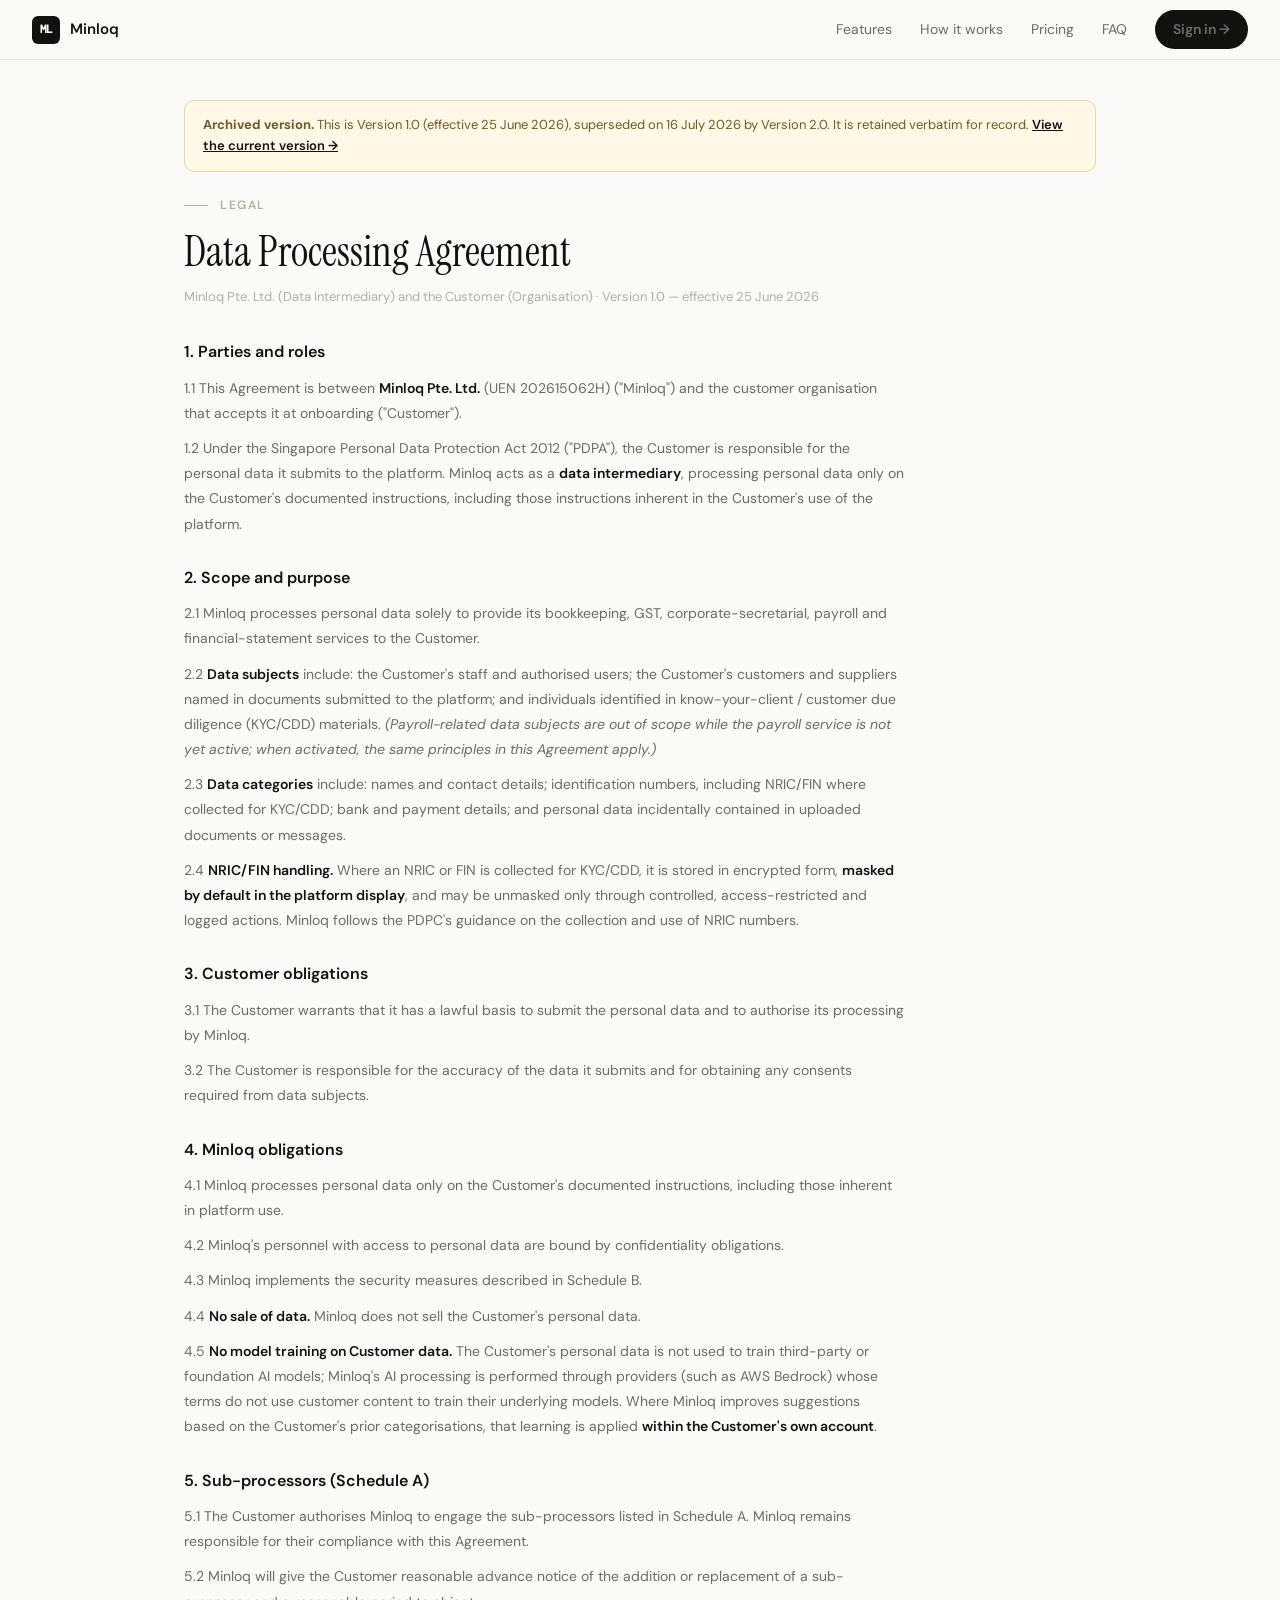
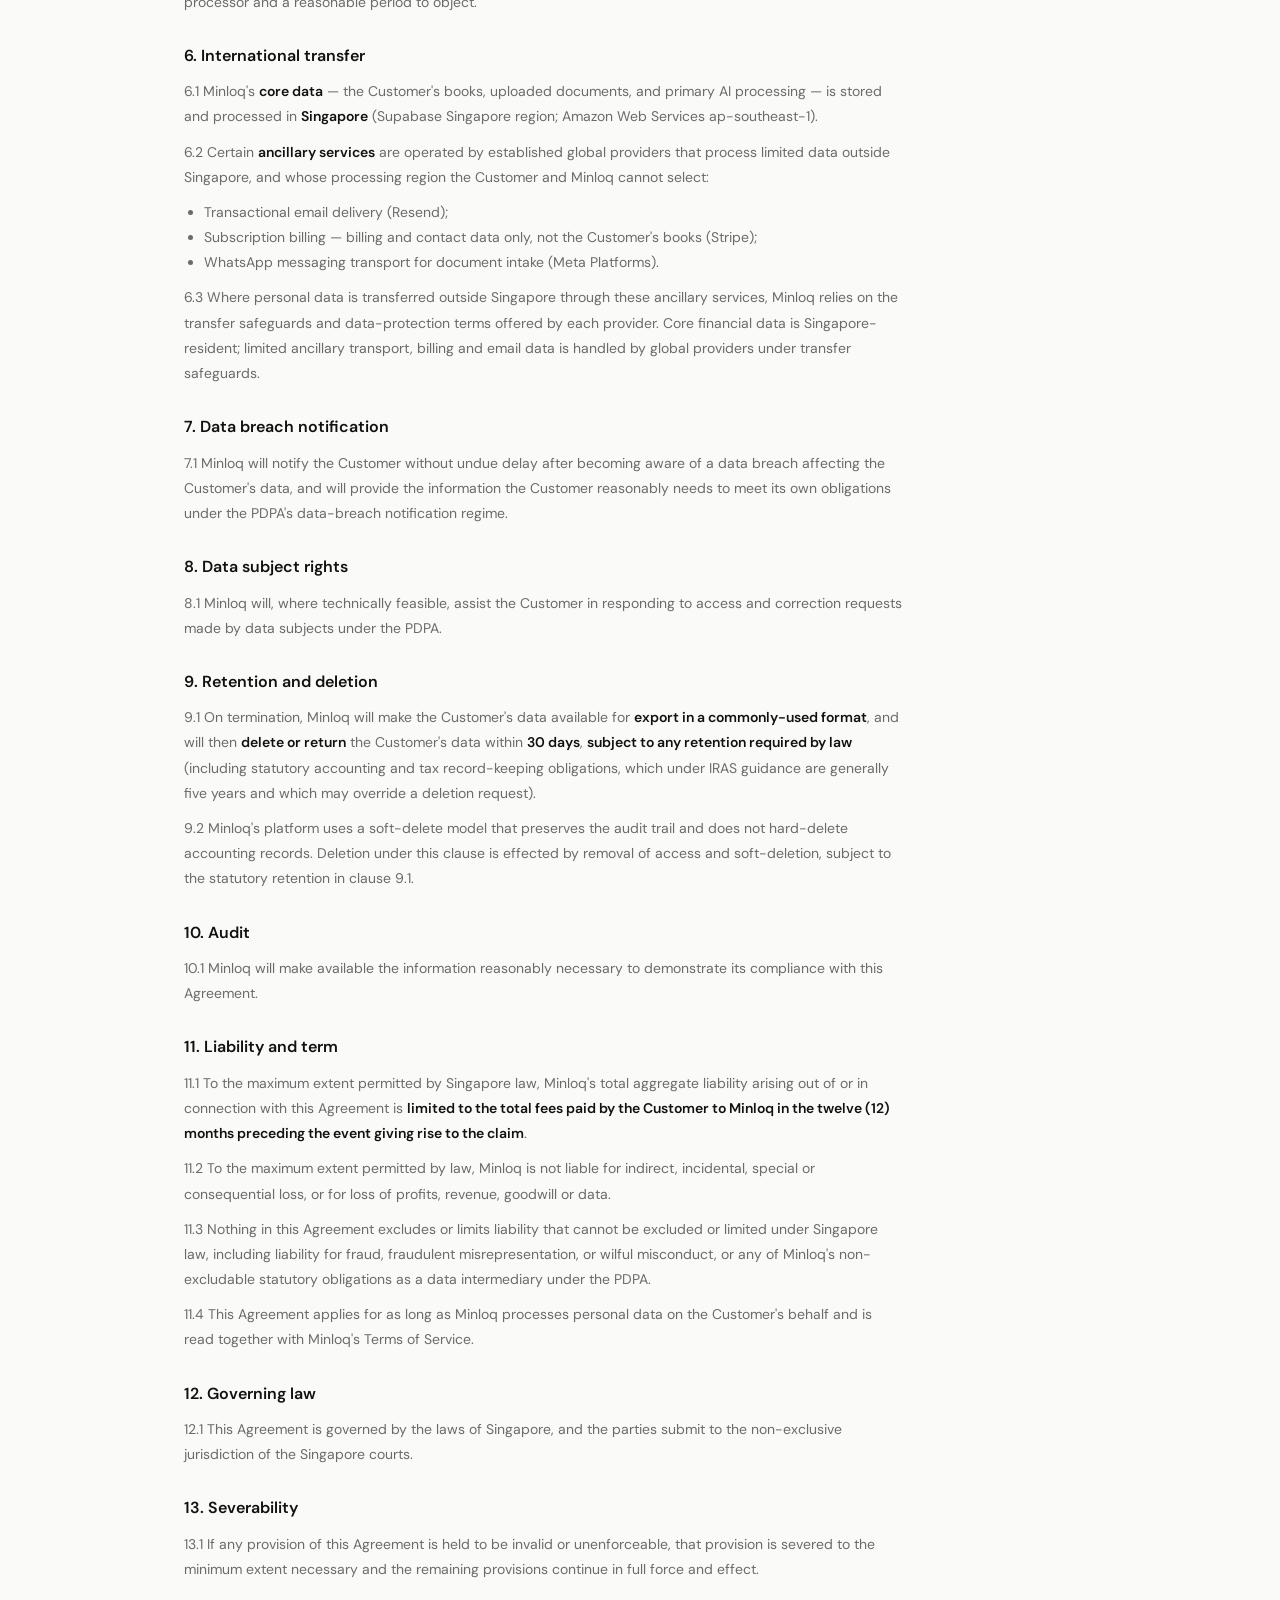
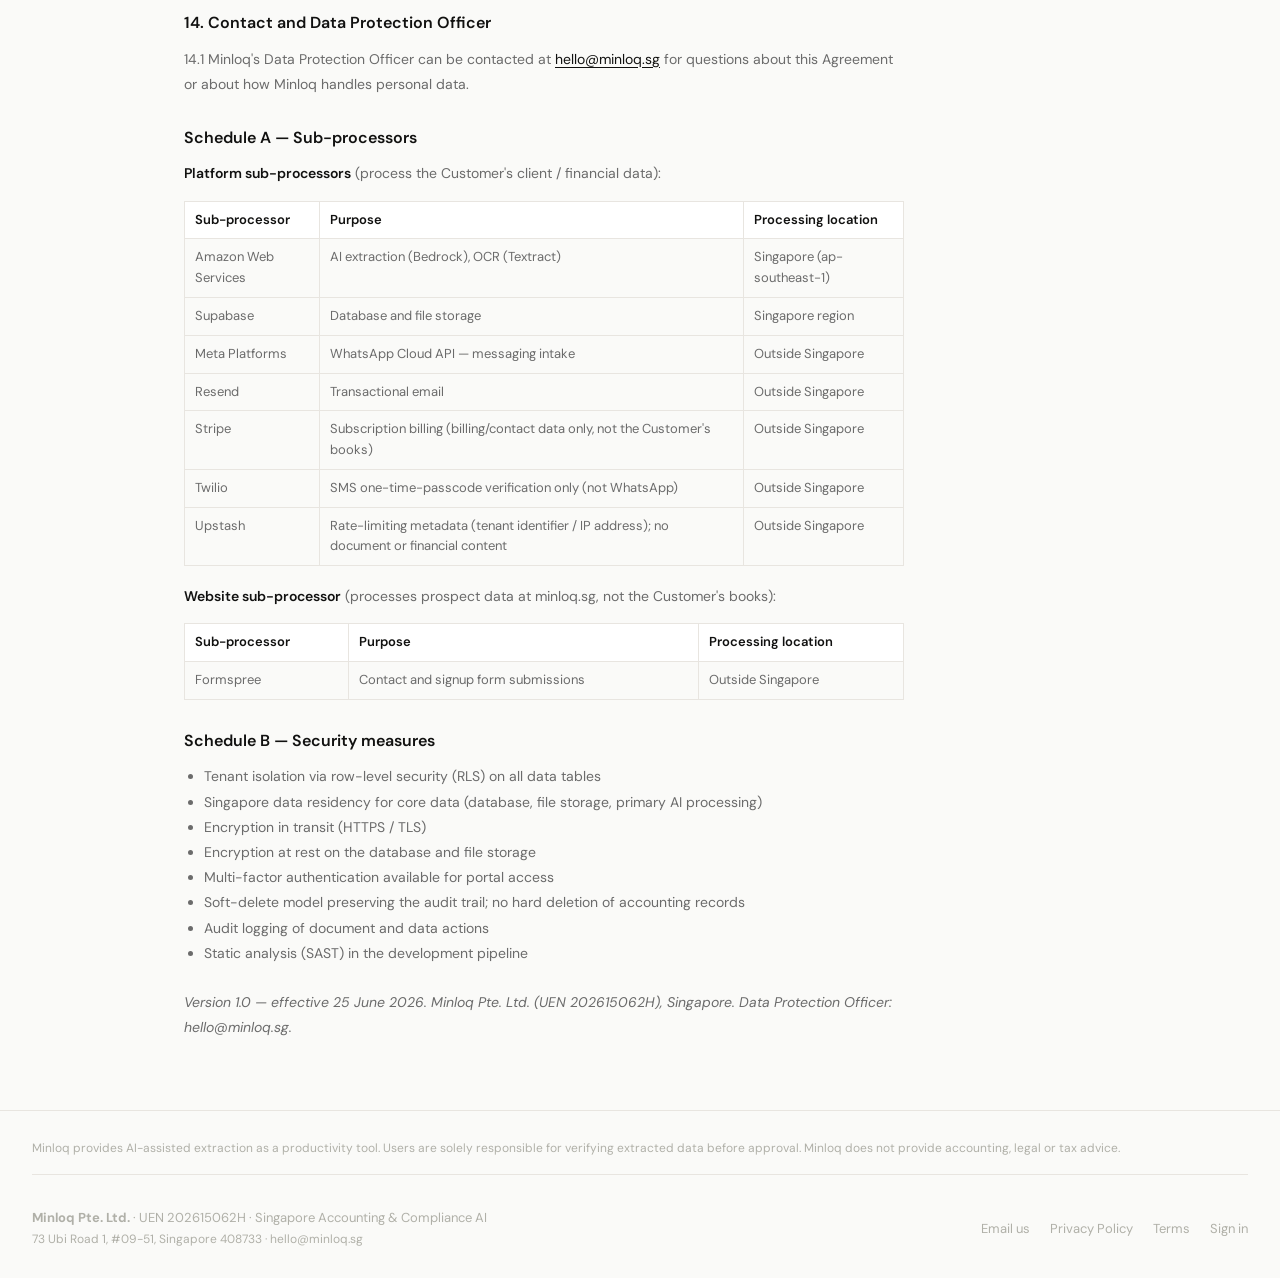
<file: dpa-v1.0.html>
<!DOCTYPE html>
<html lang="en">
<head>
<meta charset="UTF-8"/>
<meta name="viewport" content="width=device-width, initial-scale=1.0"/>
<meta name="robots" content="noindex"/>
<title>Data Processing Agreement — Minloq</title>
<meta name="description" content="Minloq Data Processing Agreement. How Minloq processes personal data as a data intermediary under Singapore's PDPA, including sub-processors and security measures."/>
<link rel="icon" type="image/svg+xml" href="data:image/svg+xml;utf8,<svg xmlns='http://www.w3.org/2000/svg' viewBox='0 0 64 64'><rect width='64' height='64' rx='14' fill='%23111110'/><text x='32' y='43' font-family='ui-sans-serif,system-ui,sans-serif' font-size='26' font-weight='700' fill='%23ffffff' text-anchor='middle' letter-spacing='-1'>ML</text></svg>"/>
<link href="https://fonts.googleapis.com/css2?family=Instrument+Serif:ital@0;1&family=DM+Sans:wght@300;400;500;600&family=DM+Mono:wght@400;500&display=swap" rel="stylesheet"/>
<style>
*{box-sizing:border-box;margin:0;padding:0;}
:root{
  --bg:#fafaf8;
  --surface:#ffffff;
  --text:#111110;
  --text2:#6b6b6b;
  --text3:#b0b0a8;
  --border:#e8e5e0;
  --accent:#111110;
  --radius:10px;
}
html{scroll-behavior:smooth;}
body{font-family:'DM Sans',sans-serif;background:var(--bg);color:var(--text);font-size:15px;line-height:1.65;-webkit-font-smoothing:antialiased;}

/* Nav — matches index.html */
nav{position:fixed;top:0;left:0;right:0;z-index:100;padding:0 32px;height:60px;display:flex;align-items:center;justify-content:space-between;background:rgba(250,250,248,.92);backdrop-filter:blur(12px);border-bottom:1px solid var(--border);}
.nav-logo{display:flex;align-items:center;gap:10px;text-decoration:none;}
.nav-logo-mark{width:28px;height:28px;background:var(--text);border-radius:6px;display:flex;align-items:center;justify-content:center;font-size:11px;font-weight:700;color:#fff;letter-spacing:-0.5px;font-family:'DM Mono',monospace;}
.nav-logo-text{font-size:15px;font-weight:600;color:var(--text);}
.nav-links{display:flex;align-items:center;gap:28px;}
.nav-links a{font-size:14px;color:var(--text2);text-decoration:none;transition:color .15s;}
.nav-links a:hover{color:var(--text);}
.nav-cta{padding:8px 18px;background:var(--text);color:#fff;border-radius:99px;font-size:13.5px;font-weight:600;text-decoration:none;transition:opacity .15s;}
.nav-cta:hover{opacity:.85;}
.nav-mobile{display:none;background:none;border:none;cursor:pointer;font-size:20px;}
@media(max-width:640px){
  .nav-links{display:none;}
  .nav-mobile{display:block;}
  .nav-links.mobile-open{display:flex;flex-direction:column;align-items:flex-start;gap:14px;position:absolute;top:60px;left:0;right:0;padding:16px 24px;background:rgba(250,250,248,.98);backdrop-filter:blur(12px);border-bottom:1px solid var(--border);}
}

/* Content */
.section-inner{max-width:960px;margin:0 auto;padding:0 24px;}
.privacy-page{padding:100px 0 60px;}
.section-label{font-size:12px;font-weight:600;letter-spacing:1.5px;text-transform:uppercase;color:var(--text3);display:flex;align-items:center;gap:12px;margin-bottom:12px;}
.section-label span{width:24px;height:1px;background:var(--text3);}
.section-h2{font-family:'Instrument Serif',serif;font-size:clamp(28px,4vw,42px);font-weight:400;line-height:1.2;margin-bottom:8px;}
.privacy-content{max-width:720px;}
.privacy-content h3{font-size:16px;font-weight:600;margin:28px 0 10px;}
.privacy-content h3:first-child{margin-top:0;}
.privacy-content p{font-size:14px;color:var(--text2);line-height:1.8;margin-bottom:10px;}
.privacy-content a{color:var(--text);text-decoration:underline;text-underline-offset:3px;}
.privacy-content ul{padding-left:20px;margin-bottom:10px;}
.privacy-content ul li{font-size:14px;color:var(--text2);line-height:1.8;}
.privacy-content strong{color:var(--text);font-weight:600;}
.privacy-content em{font-style:italic;}
.privacy-content table{width:100%;border-collapse:collapse;margin:14px 0 18px;font-size:13px;}
.privacy-content th,.privacy-content td{border:1px solid var(--border);padding:8px 10px;text-align:left;vertical-align:top;color:var(--text2);line-height:1.6;}
.privacy-content th{font-weight:600;color:var(--text);background:var(--surface);}

/* Footer — matches index.html */
footer{padding:28px 32px;border-top:1px solid var(--border);display:flex;justify-content:space-between;align-items:center;flex-wrap:wrap;gap:16px;font-size:13px;color:var(--text3);}
.footer-links{display:flex;gap:20px;}
.footer-links a{color:var(--text3);text-decoration:none;transition:color .15s;}
.footer-links a:hover{color:var(--text);}
</style>
</head>
<body>

<!-- NAV -->
<nav>
  <a class="nav-logo" href="/">
    <div class="nav-logo-mark">ML</div>
    <span class="nav-logo-text">Minloq</span>
  </a>
  <div class="nav-links">
    <a href="/#features">Features</a>
    <a href="/#how">How it works</a>
    <a href="/#pricing">Pricing</a>
    <a href="/#faq">FAQ</a>
    <a href="https://app.minloq.sg" class="nav-cta">Sign in →</a>
  </div>
  <button class="nav-mobile" onclick="toggleMobileMenu()">☰</button>
</nav>

<!-- DATA PROCESSING AGREEMENT -->
<section class="privacy-page">
  <div class="section-inner">
    <div style="max-width:960px;margin:0 auto 24px;padding:14px 18px;background:#fff8e6;border:1px solid #e8d9a0;border-radius:10px;font-size:13px;line-height:1.6;color:#6b5d2a;"><strong>Archived version.</strong> This is Version 1.0 (effective 25 June 2026), superseded on 16 July 2026 by Version 2.0. It is retained verbatim for record. <a href="/dpa" style="color:#111110;font-weight:600;">View the current version →</a></div>
    <div class="section-label"><span></span> Legal</div>
    <h2 class="section-h2">Data Processing Agreement</h2>
    <p style="font-size:13px;color:var(--text3);margin-bottom:32px;">Minloq Pte. Ltd. (Data Intermediary) and the Customer (Organisation) · Version 1.0 — effective 25 June 2026</p>

    <div class="privacy-content">
      <h3>1. Parties and roles</h3>
      <p>1.1 This Agreement is between <strong>Minloq Pte. Ltd.</strong> (UEN 202615062H) ("Minloq") and the customer organisation that accepts it at onboarding ("Customer").</p>
      <p>1.2 Under the Singapore Personal Data Protection Act 2012 ("PDPA"), the Customer is responsible for the personal data it submits to the platform. Minloq acts as a <strong>data intermediary</strong>, processing personal data only on the Customer's documented instructions, including those instructions inherent in the Customer's use of the platform.</p>

      <h3>2. Scope and purpose</h3>
      <p>2.1 Minloq processes personal data solely to provide its bookkeeping, GST, corporate-secretarial, payroll and financial-statement services to the Customer.</p>
      <p>2.2 <strong>Data subjects</strong> include: the Customer's staff and authorised users; the Customer's customers and suppliers named in documents submitted to the platform; and individuals identified in know-your-client / customer due diligence (KYC/CDD) materials. <em>(Payroll-related data subjects are out of scope while the payroll service is not yet active; when activated, the same principles in this Agreement apply.)</em></p>
      <p>2.3 <strong>Data categories</strong> include: names and contact details; identification numbers, including NRIC/FIN where collected for KYC/CDD; bank and payment details; and personal data incidentally contained in uploaded documents or messages.</p>
      <p>2.4 <strong>NRIC/FIN handling.</strong> Where an NRIC or FIN is collected for KYC/CDD, it is stored in encrypted form, <strong>masked by default in the platform display</strong>, and may be unmasked only through controlled, access-restricted and logged actions. Minloq follows the PDPC's guidance on the collection and use of NRIC numbers.</p>

      <h3>3. Customer obligations</h3>
      <p>3.1 The Customer warrants that it has a lawful basis to submit the personal data and to authorise its processing by Minloq.</p>
      <p>3.2 The Customer is responsible for the accuracy of the data it submits and for obtaining any consents required from data subjects.</p>

      <h3>4. Minloq obligations</h3>
      <p>4.1 Minloq processes personal data only on the Customer's documented instructions, including those inherent in platform use.</p>
      <p>4.2 Minloq's personnel with access to personal data are bound by confidentiality obligations.</p>
      <p>4.3 Minloq implements the security measures described in Schedule B.</p>
      <p>4.4 <strong>No sale of data.</strong> Minloq does not sell the Customer's personal data.</p>
      <p>4.5 <strong>No model training on Customer data.</strong> The Customer's personal data is not used to train third-party or foundation AI models; Minloq's AI processing is performed through providers (such as AWS Bedrock) whose terms do not use customer content to train their underlying models. Where Minloq improves suggestions based on the Customer's prior categorisations, that learning is applied <strong>within the Customer's own account</strong>.</p>

      <h3>5. Sub-processors (Schedule A)</h3>
      <p>5.1 The Customer authorises Minloq to engage the sub-processors listed in Schedule A. Minloq remains responsible for their compliance with this Agreement.</p>
      <p>5.2 Minloq will give the Customer reasonable advance notice of the addition or replacement of a sub-processor and a reasonable period to object.</p>

      <h3>6. International transfer</h3>
      <p>6.1 Minloq's <strong>core data</strong> — the Customer's books, uploaded documents, and primary AI processing — is stored and processed in <strong>Singapore</strong> (Supabase Singapore region; Amazon Web Services ap-southeast-1).</p>
      <p>6.2 Certain <strong>ancillary services</strong> are operated by established global providers that process limited data outside Singapore, and whose processing region the Customer and Minloq cannot select:</p>
      <ul>
        <li>Transactional email delivery (Resend);</li>
        <li>Subscription billing — billing and contact data only, not the Customer's books (Stripe);</li>
        <li>WhatsApp messaging transport for document intake (Meta Platforms).</li>
      </ul>
      <p>6.3 Where personal data is transferred outside Singapore through these ancillary services, Minloq relies on the transfer safeguards and data-protection terms offered by each provider. Core financial data is Singapore-resident; limited ancillary transport, billing and email data is handled by global providers under transfer safeguards.</p>

      <h3>7. Data breach notification</h3>
      <p>7.1 Minloq will notify the Customer without undue delay after becoming aware of a data breach affecting the Customer's data, and will provide the information the Customer reasonably needs to meet its own obligations under the PDPA's data-breach notification regime.</p>

      <h3>8. Data subject rights</h3>
      <p>8.1 Minloq will, where technically feasible, assist the Customer in responding to access and correction requests made by data subjects under the PDPA.</p>

      <h3>9. Retention and deletion</h3>
      <p>9.1 On termination, Minloq will make the Customer's data available for <strong>export in a commonly-used format</strong>, and will then <strong>delete or return</strong> the Customer's data within <strong>30 days</strong>, <strong>subject to any retention required by law</strong> (including statutory accounting and tax record-keeping obligations, which under IRAS guidance are generally five years and which may override a deletion request).</p>
      <p>9.2 Minloq's platform uses a soft-delete model that preserves the audit trail and does not hard-delete accounting records. Deletion under this clause is effected by removal of access and soft-deletion, subject to the statutory retention in clause 9.1.</p>

      <h3>10. Audit</h3>
      <p>10.1 Minloq will make available the information reasonably necessary to demonstrate its compliance with this Agreement.</p>

      <h3>11. Liability and term</h3>
      <p>11.1 To the maximum extent permitted by Singapore law, Minloq's total aggregate liability arising out of or in connection with this Agreement is <strong>limited to the total fees paid by the Customer to Minloq in the twelve (12) months preceding the event giving rise to the claim</strong>.</p>
      <p>11.2 To the maximum extent permitted by law, Minloq is not liable for indirect, incidental, special or consequential loss, or for loss of profits, revenue, goodwill or data.</p>
      <p>11.3 Nothing in this Agreement excludes or limits liability that cannot be excluded or limited under Singapore law, including liability for fraud, fraudulent misrepresentation, or wilful misconduct, or any of Minloq's non-excludable statutory obligations as a data intermediary under the PDPA.</p>
      <p>11.4 This Agreement applies for as long as Minloq processes personal data on the Customer's behalf and is read together with Minloq's Terms of Service.</p>

      <h3>12. Governing law</h3>
      <p>12.1 This Agreement is governed by the laws of Singapore, and the parties submit to the non-exclusive jurisdiction of the Singapore courts.</p>

      <h3>13. Severability</h3>
      <p>13.1 If any provision of this Agreement is held to be invalid or unenforceable, that provision is severed to the minimum extent necessary and the remaining provisions continue in full force and effect.</p>

      <h3>14. Contact and Data Protection Officer</h3>
      <p>14.1 Minloq's Data Protection Officer can be contacted at <a href="mailto:hello@minloq.sg">hello@minloq.sg</a> for questions about this Agreement or about how Minloq handles personal data.</p>

      <h3>Schedule A — Sub-processors</h3>
      <p><strong>Platform sub-processors</strong> (process the Customer's client / financial data):</p>
      <table>
        <thead><tr><th>Sub-processor</th><th>Purpose</th><th>Processing location</th></tr></thead>
        <tbody>
          <tr><td>Amazon Web Services</td><td>AI extraction (Bedrock), OCR (Textract)</td><td>Singapore (ap-southeast-1)</td></tr>
          <tr><td>Supabase</td><td>Database and file storage</td><td>Singapore region</td></tr>
          <tr><td>Meta Platforms</td><td>WhatsApp Cloud API — messaging intake</td><td>Outside Singapore</td></tr>
          <tr><td>Resend</td><td>Transactional email</td><td>Outside Singapore</td></tr>
          <tr><td>Stripe</td><td>Subscription billing (billing/contact data only, not the Customer's books)</td><td>Outside Singapore</td></tr>
          <tr><td>Twilio</td><td>SMS one-time-passcode verification only (not WhatsApp)</td><td>Outside Singapore</td></tr>
          <tr><td>Upstash</td><td>Rate-limiting metadata (tenant identifier / IP address); no document or financial content</td><td>Outside Singapore</td></tr>
        </tbody>
      </table>
      <p><strong>Website sub-processor</strong> (processes prospect data at minloq.sg, not the Customer's books):</p>
      <table>
        <thead><tr><th>Sub-processor</th><th>Purpose</th><th>Processing location</th></tr></thead>
        <tbody>
          <tr><td>Formspree</td><td>Contact and signup form submissions</td><td>Outside Singapore</td></tr>
        </tbody>
      </table>

      <h3>Schedule B — Security measures</h3>
      <ul>
        <li>Tenant isolation via row-level security (RLS) on all data tables</li>
        <li>Singapore data residency for core data (database, file storage, primary AI processing)</li>
        <li>Encryption in transit (HTTPS / TLS)</li>
        <li>Encryption at rest on the database and file storage</li>
        <li>Multi-factor authentication available for portal access</li>
        <li>Soft-delete model preserving the audit trail; no hard deletion of accounting records</li>
        <li>Audit logging of document and data actions</li>
        <li>Static analysis (SAST) in the development pipeline</li>
      </ul>

      <p style="margin-top:24px;"><em>Version 1.0 — effective 25 June 2026. Minloq Pte. Ltd. (UEN 202615062H), Singapore. Data Protection Officer: hello@minloq.sg.</em></p>
    </div>
  </div>
</section>

<!-- FOOTER -->
<footer>
  <div class="footer-disclaimer" style="width:100%;padding-bottom:16px;margin-bottom:16px;border-bottom:1px solid var(--border);font-size:12px;color:var(--text3);line-height:1.55;">
    Minloq provides AI-assisted extraction as a productivity tool. Users are solely responsible for verifying extracted data before approval. Minloq does not provide accounting, legal or tax advice.
  </div>
  <div class="footer-left">
    <strong>Minloq Pte. Ltd.</strong> · UEN 202615062H · Singapore Accounting & Compliance AI<br/>
    <span style="font-size:12px;">73 Ubi Road 1, #09-51, Singapore 408733 · <a href="mailto:hello@minloq.sg" style="color:var(--text3);text-decoration:none;">hello@minloq.sg</a></span>
  </div>
  <div class="footer-links">
    <a href="mailto:hello@minloq.sg">Email us</a>
    <a href="/privacy">Privacy Policy</a>
    <a href="/terms">Terms</a>
    <a href="https://app.minloq.sg">Sign in</a>
  </div>
</footer>

<script>
function toggleMobileMenu() {
  var links = document.querySelector('.nav-links');
  if (links) links.classList.toggle('mobile-open');
}
document.querySelectorAll('.nav-links a').forEach(function(a) {
  a.addEventListener('click', function() {
    var links = document.querySelector('.nav-links');
    if (links && links.classList.contains('mobile-open')) links.classList.remove('mobile-open');
  });
});
</script>
</body>
</html>
</file>
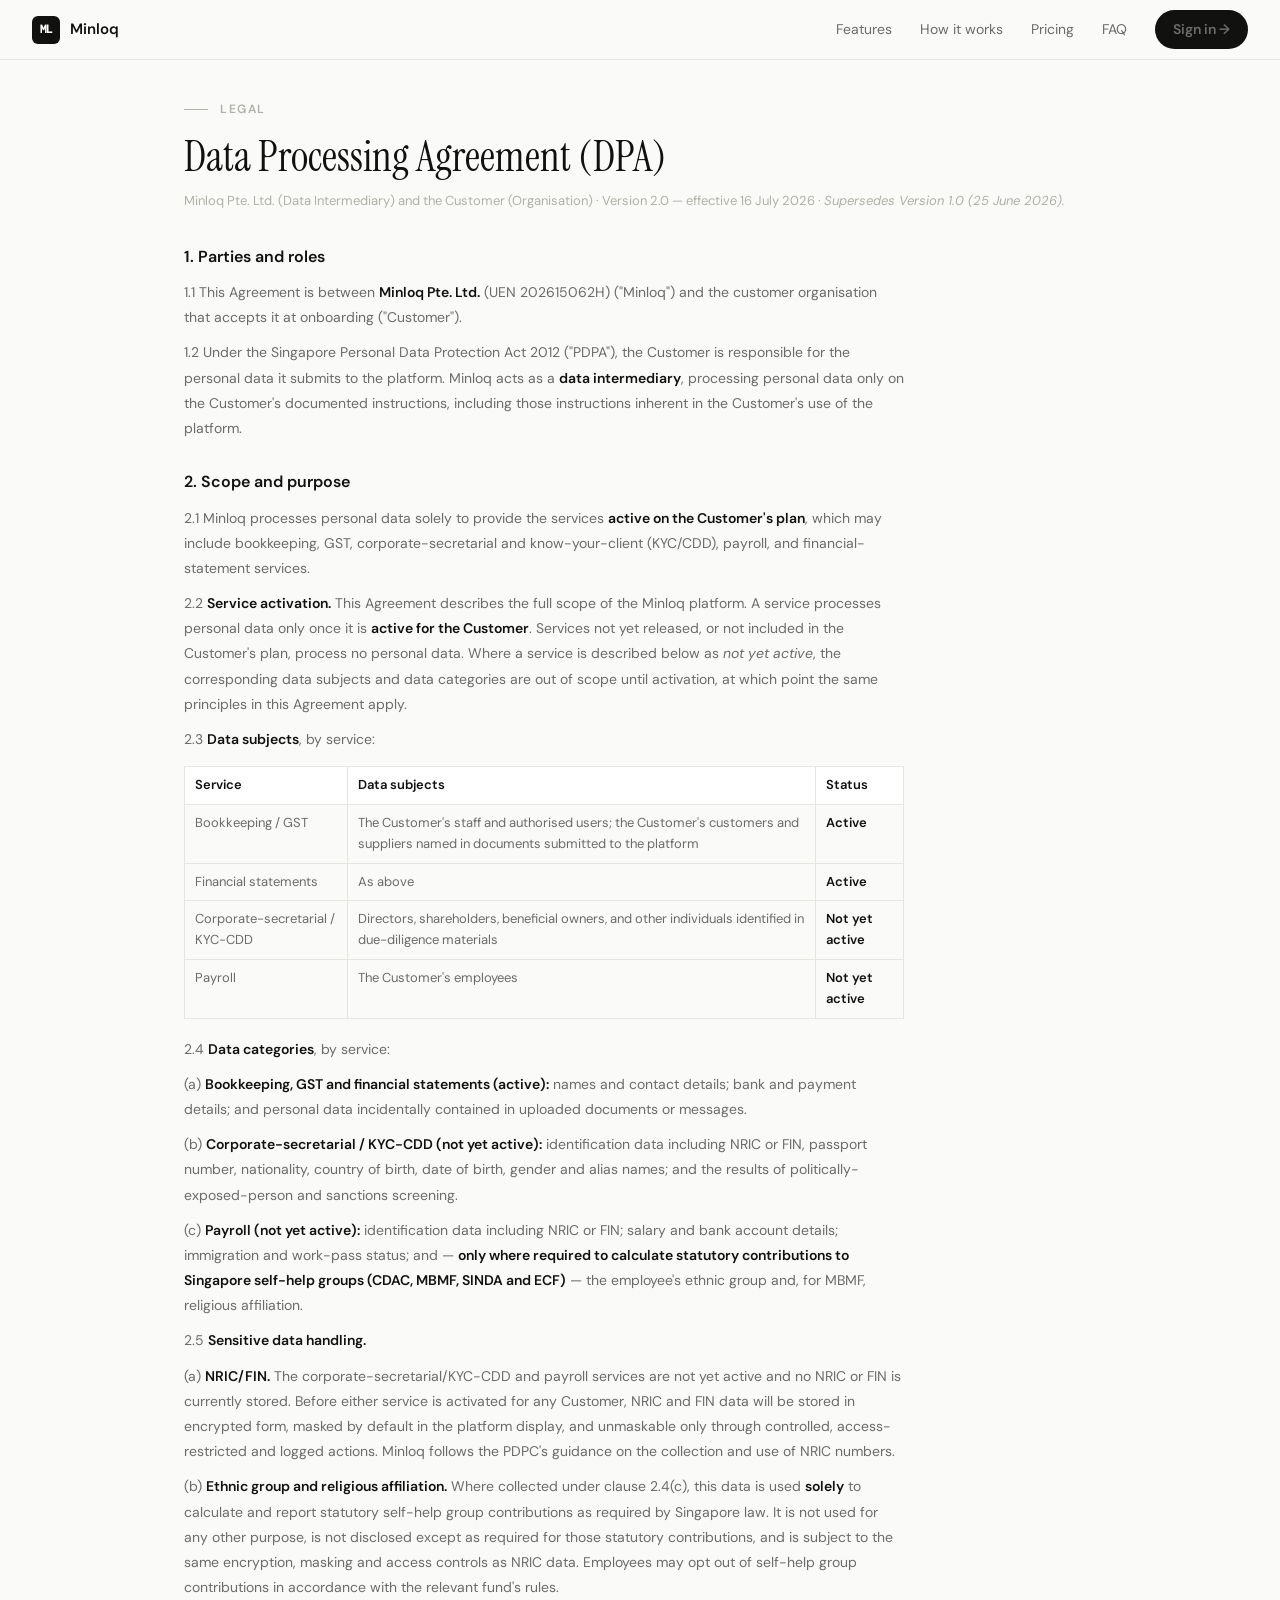
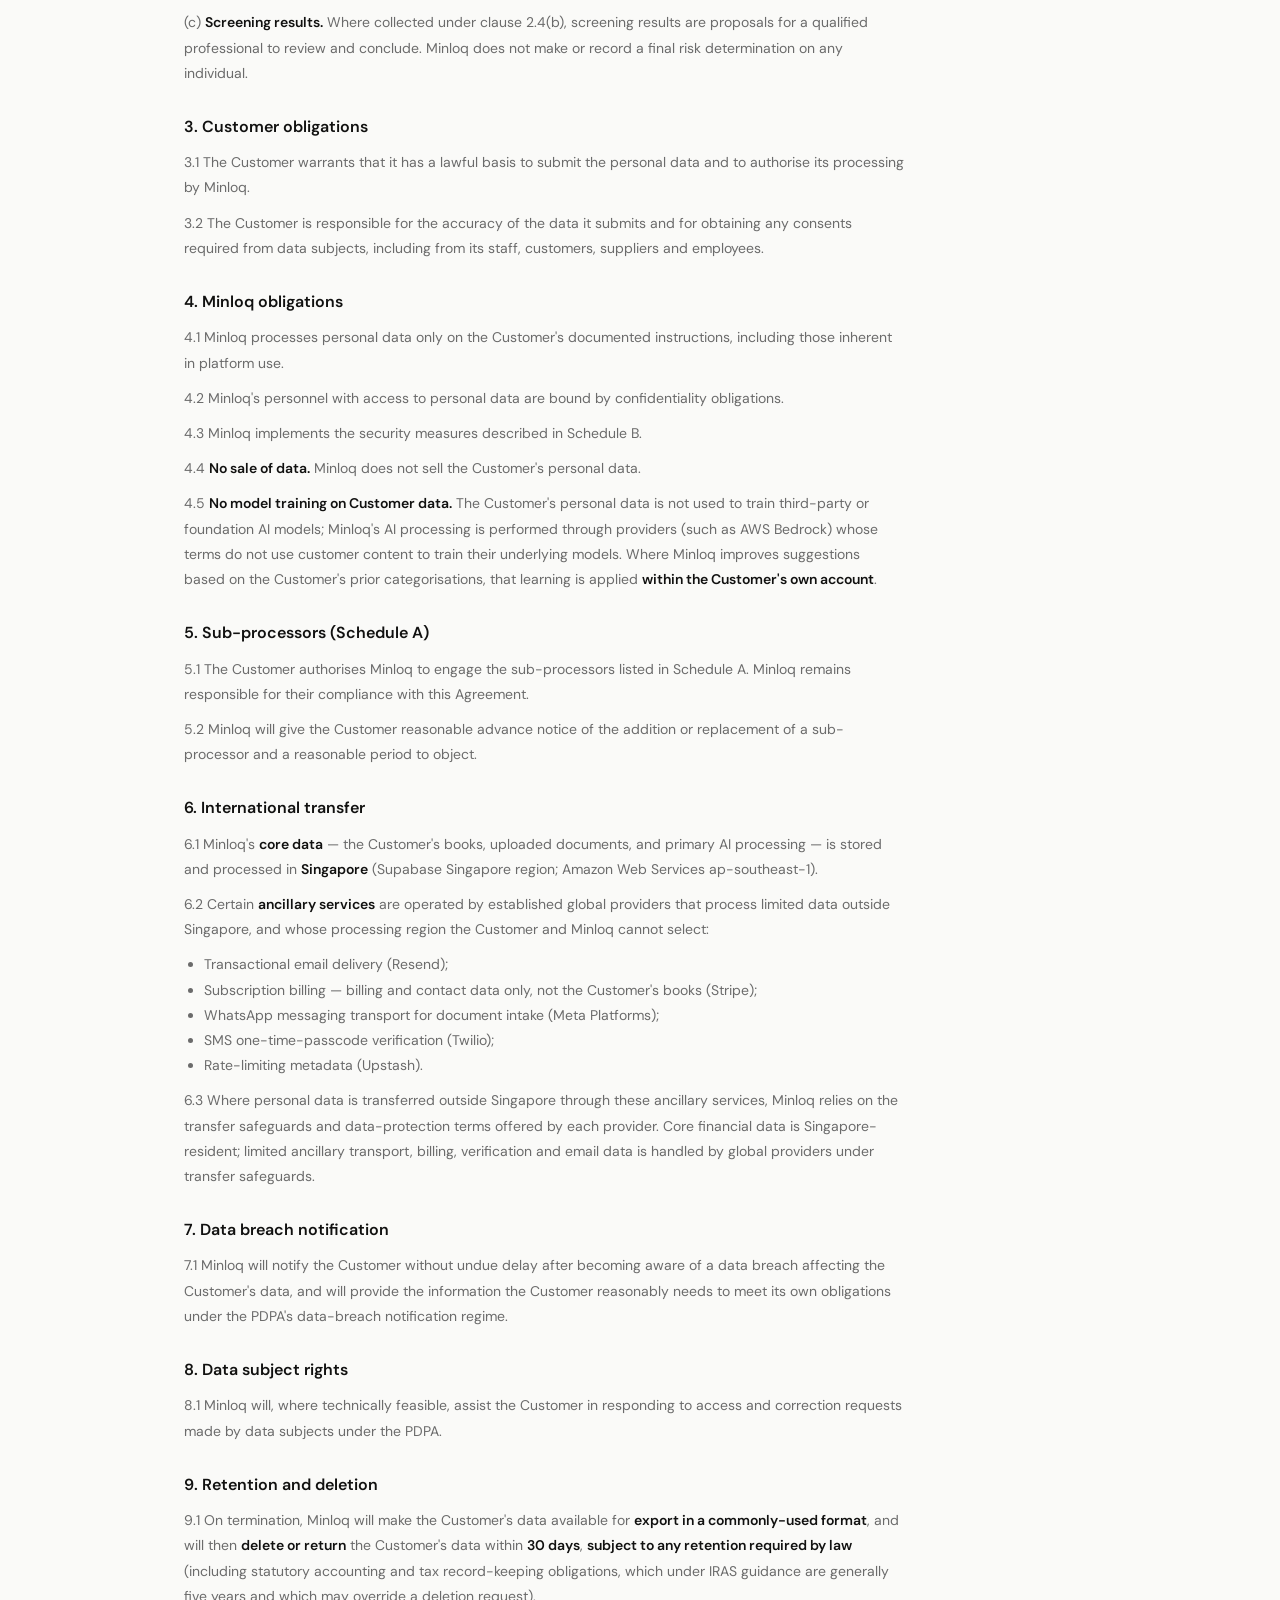
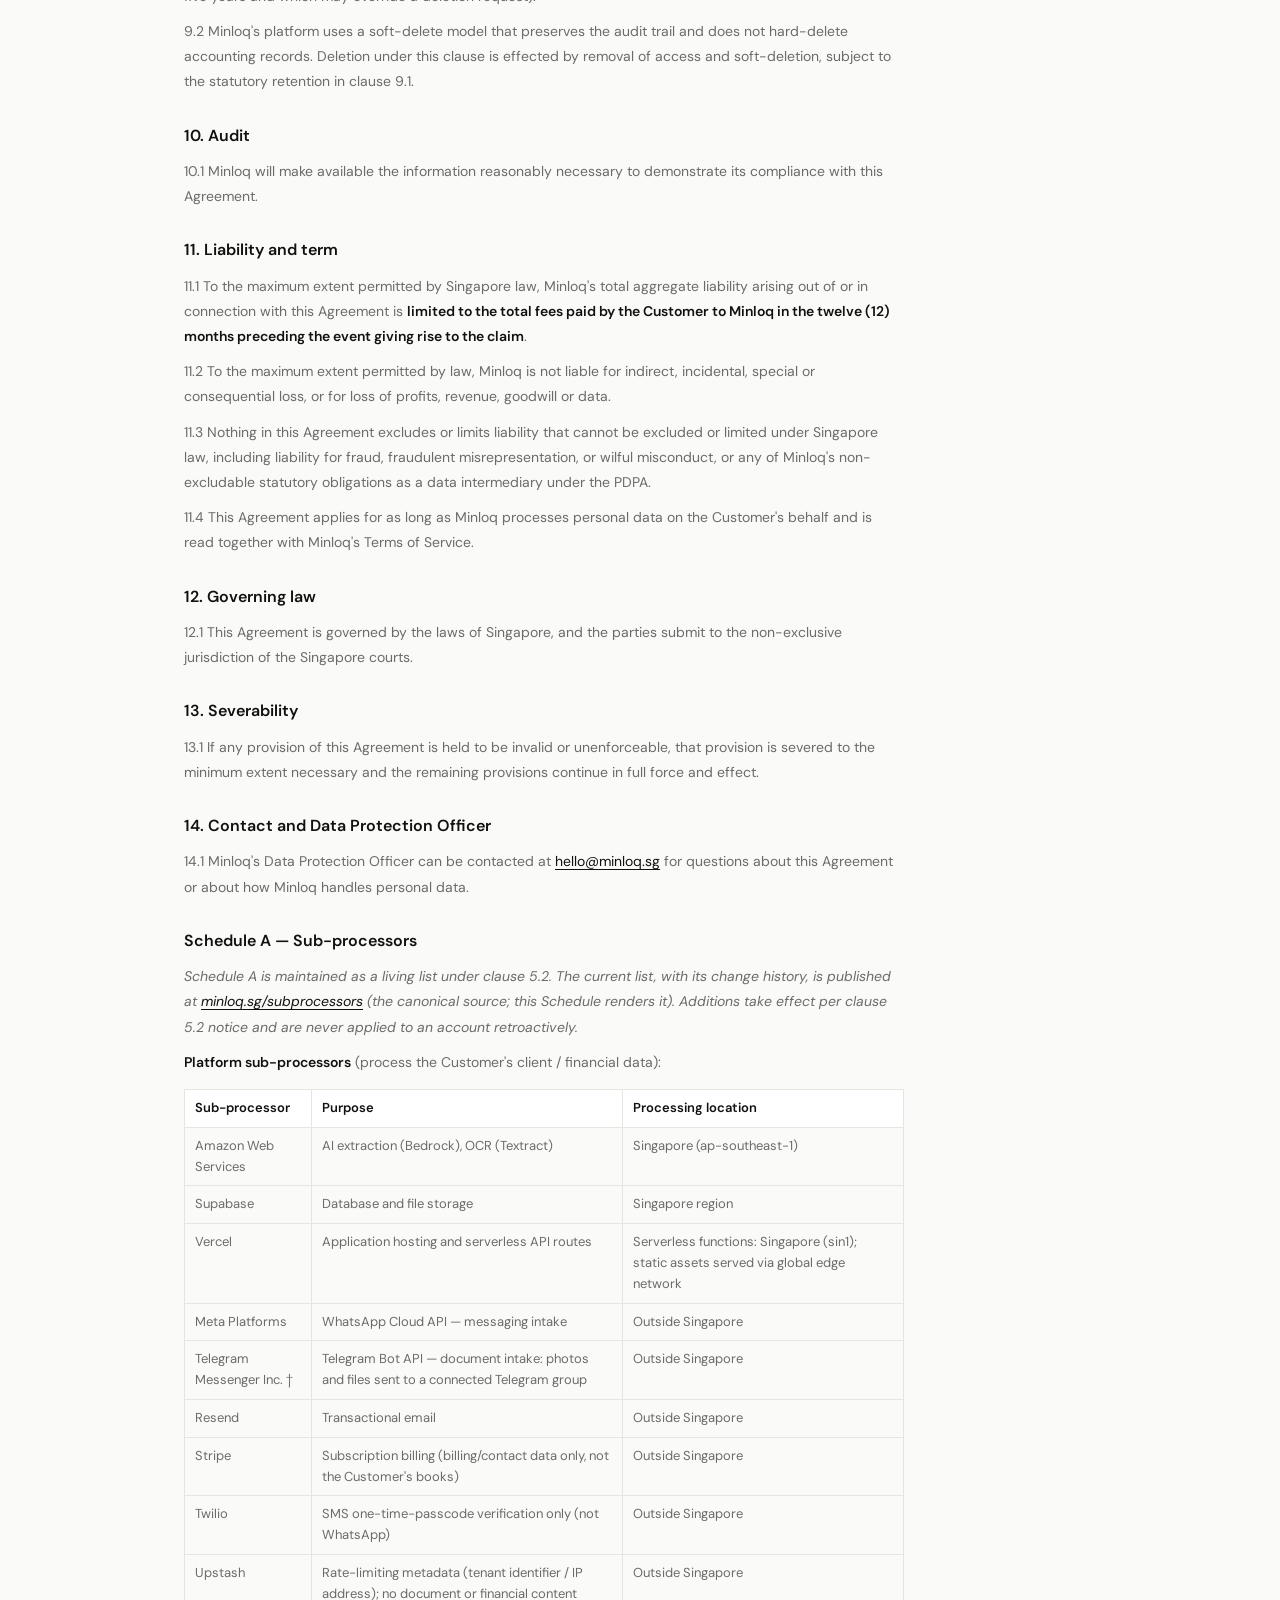
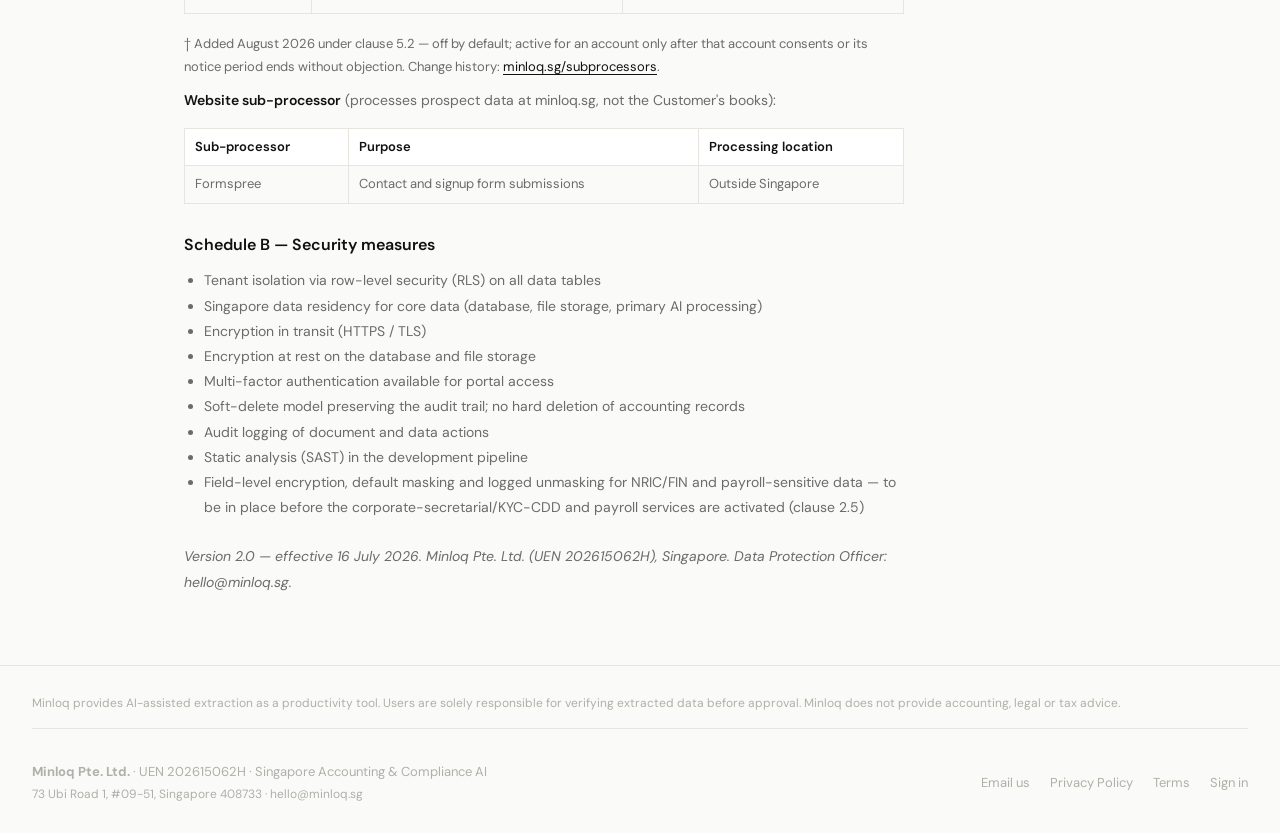
<file: dpa.html>
<!DOCTYPE html>
<html lang="en">
<head>
<meta charset="UTF-8"/>
<meta name="viewport" content="width=device-width, initial-scale=1.0"/>
<title>Data Processing Agreement (DPA) — Minloq</title>
<meta name="description" content="Minloq Data Processing Agreement. How Minloq processes personal data as a data intermediary under Singapore's PDPA, including sub-processors and security measures."/>
<link rel="icon" type="image/svg+xml" href="data:image/svg+xml;utf8,<svg xmlns='http://www.w3.org/2000/svg' viewBox='0 0 64 64'><rect width='64' height='64' rx='14' fill='%23111110'/><text x='32' y='43' font-family='ui-sans-serif,system-ui,sans-serif' font-size='26' font-weight='700' fill='%23ffffff' text-anchor='middle' letter-spacing='-1'>ML</text></svg>"/>
<link href="https://fonts.googleapis.com/css2?family=Instrument+Serif:ital@0;1&family=DM+Sans:wght@300;400;500;600&family=DM+Mono:wght@400;500&display=swap" rel="stylesheet"/>
<style>
*{box-sizing:border-box;margin:0;padding:0;}
:root{
  --bg:#fafaf8;
  --surface:#ffffff;
  --text:#111110;
  --text2:#6b6b6b;
  --text3:#b0b0a8;
  --border:#e8e5e0;
  --accent:#111110;
  --radius:10px;
}
html{scroll-behavior:smooth;}
body{font-family:'DM Sans',sans-serif;background:var(--bg);color:var(--text);font-size:15px;line-height:1.65;-webkit-font-smoothing:antialiased;}

/* Nav — matches index.html */
nav{position:fixed;top:0;left:0;right:0;z-index:100;padding:0 32px;height:60px;display:flex;align-items:center;justify-content:space-between;background:rgba(250,250,248,.92);backdrop-filter:blur(12px);border-bottom:1px solid var(--border);}
.nav-logo{display:flex;align-items:center;gap:10px;text-decoration:none;}
.nav-logo-mark{width:28px;height:28px;background:var(--text);border-radius:6px;display:flex;align-items:center;justify-content:center;font-size:11px;font-weight:700;color:#fff;letter-spacing:-0.5px;font-family:'DM Mono',monospace;}
.nav-logo-text{font-size:15px;font-weight:600;color:var(--text);}
.nav-links{display:flex;align-items:center;gap:28px;}
.nav-links a{font-size:14px;color:var(--text2);text-decoration:none;transition:color .15s;}
.nav-links a:hover{color:var(--text);}
.nav-cta{padding:8px 18px;background:var(--text);color:#fff;border-radius:99px;font-size:13.5px;font-weight:600;text-decoration:none;transition:opacity .15s;}
.nav-cta:hover{opacity:.85;}
.nav-mobile{display:none;background:none;border:none;cursor:pointer;font-size:20px;}
@media(max-width:640px){
  .nav-links{display:none;}
  .nav-mobile{display:block;}
  .nav-links.mobile-open{display:flex;flex-direction:column;align-items:flex-start;gap:14px;position:absolute;top:60px;left:0;right:0;padding:16px 24px;background:rgba(250,250,248,.98);backdrop-filter:blur(12px);border-bottom:1px solid var(--border);}
}

/* Content */
.section-inner{max-width:960px;margin:0 auto;padding:0 24px;}
.privacy-page{padding:100px 0 60px;}
.section-label{font-size:12px;font-weight:600;letter-spacing:1.5px;text-transform:uppercase;color:var(--text3);display:flex;align-items:center;gap:12px;margin-bottom:12px;}
.section-label span{width:24px;height:1px;background:var(--text3);}
.section-h2{font-family:'Instrument Serif',serif;font-size:clamp(28px,4vw,42px);font-weight:400;line-height:1.2;margin-bottom:8px;}
.privacy-content{max-width:720px;}
.privacy-content h3{font-size:16px;font-weight:600;margin:28px 0 10px;}
.privacy-content h3:first-child{margin-top:0;}
.privacy-content p{font-size:14px;color:var(--text2);line-height:1.8;margin-bottom:10px;}
.privacy-content a{color:var(--text);text-decoration:underline;text-underline-offset:3px;}
.privacy-content ul{padding-left:20px;margin-bottom:10px;}
.privacy-content ul li{font-size:14px;color:var(--text2);line-height:1.8;}
.privacy-content strong{color:var(--text);font-weight:600;}
.privacy-content em{font-style:italic;}
.privacy-content table{width:100%;border-collapse:collapse;margin:14px 0 18px;font-size:13px;}
.privacy-content th,.privacy-content td{border:1px solid var(--border);padding:8px 10px;text-align:left;vertical-align:top;color:var(--text2);line-height:1.6;}
.privacy-content th{font-weight:600;color:var(--text);background:var(--surface);}

/* Footer — matches index.html */
footer{padding:28px 32px;border-top:1px solid var(--border);display:flex;justify-content:space-between;align-items:center;flex-wrap:wrap;gap:16px;font-size:13px;color:var(--text3);}
.footer-links{display:flex;gap:20px;}
.footer-links a{color:var(--text3);text-decoration:none;transition:color .15s;}
.footer-links a:hover{color:var(--text);}
</style>
</head>
<body>

<!-- NAV -->
<nav>
  <a class="nav-logo" href="/">
    <div class="nav-logo-mark">ML</div>
    <span class="nav-logo-text">Minloq</span>
  </a>
  <div class="nav-links">
    <a href="/#features">Features</a>
    <a href="/#how">How it works</a>
    <a href="/#pricing">Pricing</a>
    <a href="/#faq">FAQ</a>
    <a href="https://app.minloq.sg" class="nav-cta">Sign in →</a>
  </div>
  <button class="nav-mobile" onclick="toggleMobileMenu()">☰</button>
</nav>

<!-- DATA PROCESSING AGREEMENT -->
<section class="privacy-page">
  <div class="section-inner">
    <div class="section-label"><span></span> Legal</div>
    <h2 class="section-h2">Data Processing Agreement (DPA)</h2>
    <p style="font-size:13px;color:var(--text3);margin-bottom:32px;">Minloq Pte. Ltd. (Data Intermediary) and the Customer (Organisation) · Version 2.0 — effective 16 July 2026 · <em>Supersedes Version 1.0 (25 June 2026).</em></p>

    <div class="privacy-content">
      <h3>1. Parties and roles</h3>
      <p>1.1 This Agreement is between <strong>Minloq Pte. Ltd.</strong> (UEN 202615062H) ("Minloq") and the customer organisation that accepts it at onboarding ("Customer").</p>
      <p>1.2 Under the Singapore Personal Data Protection Act 2012 ("PDPA"), the Customer is responsible for the personal data it submits to the platform. Minloq acts as a <strong>data intermediary</strong>, processing personal data only on the Customer's documented instructions, including those instructions inherent in the Customer's use of the platform.</p>

      <h3>2. Scope and purpose</h3>
      <p>2.1 Minloq processes personal data solely to provide the services <strong>active on the Customer's plan</strong>, which may include bookkeeping, GST, corporate-secretarial and know-your-client (KYC/CDD), payroll, and financial-statement services.</p>
      <p>2.2 <strong>Service activation.</strong> This Agreement describes the full scope of the Minloq platform. A service processes personal data only once it is <strong>active for the Customer</strong>. Services not yet released, or not included in the Customer's plan, process no personal data. Where a service is described below as <em>not yet active</em>, the corresponding data subjects and data categories are out of scope until activation, at which point the same principles in this Agreement apply.</p>
      <p>2.3 <strong>Data subjects</strong>, by service:</p>
      <table>
        <thead><tr><th>Service</th><th>Data subjects</th><th>Status</th></tr></thead>
        <tbody>
          <tr><td>Bookkeeping / GST</td><td>The Customer's staff and authorised users; the Customer's customers and suppliers named in documents submitted to the platform</td><td><strong>Active</strong></td></tr>
          <tr><td>Financial statements</td><td>As above</td><td><strong>Active</strong></td></tr>
          <tr><td>Corporate-secretarial / KYC-CDD</td><td>Directors, shareholders, beneficial owners, and other individuals identified in due-diligence materials</td><td><strong>Not yet active</strong></td></tr>
          <tr><td>Payroll</td><td>The Customer's employees</td><td><strong>Not yet active</strong></td></tr>
        </tbody>
      </table>
      <p>2.4 <strong>Data categories</strong>, by service:</p>
      <p>(a) <strong>Bookkeeping, GST and financial statements (active):</strong> names and contact details; bank and payment details; and personal data incidentally contained in uploaded documents or messages.</p>
      <p>(b) <strong>Corporate-secretarial / KYC-CDD (not yet active):</strong> identification data including NRIC or FIN, passport number, nationality, country of birth, date of birth, gender and alias names; and the results of politically-exposed-person and sanctions screening.</p>
      <p>(c) <strong>Payroll (not yet active):</strong> identification data including NRIC or FIN; salary and bank account details; immigration and work-pass status; and — <strong>only where required to calculate statutory contributions to Singapore self-help groups (CDAC, MBMF, SINDA and ECF)</strong> — the employee's ethnic group and, for MBMF, religious affiliation.</p>
      <p>2.5 <strong>Sensitive data handling.</strong></p>
      <p>(a) <strong>NRIC/FIN.</strong> The corporate-secretarial/KYC-CDD and payroll services are not yet active and no NRIC or FIN is currently stored. Before either service is activated for any Customer, NRIC and FIN data will be stored in encrypted form, masked by default in the platform display, and unmaskable only through controlled, access-restricted and logged actions. Minloq follows the PDPC's guidance on the collection and use of NRIC numbers.</p>
      <p>(b) <strong>Ethnic group and religious affiliation.</strong> Where collected under clause 2.4(c), this data is used <strong>solely</strong> to calculate and report statutory self-help group contributions as required by Singapore law. It is not used for any other purpose, is not disclosed except as required for those statutory contributions, and is subject to the same encryption, masking and access controls as NRIC data. Employees may opt out of self-help group contributions in accordance with the relevant fund's rules.</p>
      <p>(c) <strong>Screening results.</strong> Where collected under clause 2.4(b), screening results are proposals for a qualified professional to review and conclude. Minloq does not make or record a final risk determination on any individual.</p>

      <h3>3. Customer obligations</h3>
      <p>3.1 The Customer warrants that it has a lawful basis to submit the personal data and to authorise its processing by Minloq.</p>
      <p>3.2 The Customer is responsible for the accuracy of the data it submits and for obtaining any consents required from data subjects, including from its staff, customers, suppliers and employees.</p>

      <h3>4. Minloq obligations</h3>
      <p>4.1 Minloq processes personal data only on the Customer's documented instructions, including those inherent in platform use.</p>
      <p>4.2 Minloq's personnel with access to personal data are bound by confidentiality obligations.</p>
      <p>4.3 Minloq implements the security measures described in Schedule B.</p>
      <p>4.4 <strong>No sale of data.</strong> Minloq does not sell the Customer's personal data.</p>
      <p>4.5 <strong>No model training on Customer data.</strong> The Customer's personal data is not used to train third-party or foundation AI models; Minloq's AI processing is performed through providers (such as AWS Bedrock) whose terms do not use customer content to train their underlying models. Where Minloq improves suggestions based on the Customer's prior categorisations, that learning is applied <strong>within the Customer's own account</strong>.</p>

      <h3>5. Sub-processors (Schedule A)</h3>
      <p>5.1 The Customer authorises Minloq to engage the sub-processors listed in Schedule A. Minloq remains responsible for their compliance with this Agreement.</p>
      <p>5.2 Minloq will give the Customer reasonable advance notice of the addition or replacement of a sub-processor and a reasonable period to object.</p>

      <h3>6. International transfer</h3>
      <p>6.1 Minloq's <strong>core data</strong> — the Customer's books, uploaded documents, and primary AI processing — is stored and processed in <strong>Singapore</strong> (Supabase Singapore region; Amazon Web Services ap-southeast-1).</p>
      <p>6.2 Certain <strong>ancillary services</strong> are operated by established global providers that process limited data outside Singapore, and whose processing region the Customer and Minloq cannot select:</p>
      <ul>
        <li>Transactional email delivery (Resend);</li>
        <li>Subscription billing — billing and contact data only, not the Customer's books (Stripe);</li>
        <li>WhatsApp messaging transport for document intake (Meta Platforms);</li>
        <li>SMS one-time-passcode verification (Twilio);</li>
        <li>Rate-limiting metadata (Upstash).</li>
      </ul>
      <p>6.3 Where personal data is transferred outside Singapore through these ancillary services, Minloq relies on the transfer safeguards and data-protection terms offered by each provider. Core financial data is Singapore-resident; limited ancillary transport, billing, verification and email data is handled by global providers under transfer safeguards.</p>

      <h3>7. Data breach notification</h3>
      <p>7.1 Minloq will notify the Customer without undue delay after becoming aware of a data breach affecting the Customer's data, and will provide the information the Customer reasonably needs to meet its own obligations under the PDPA's data-breach notification regime.</p>

      <h3>8. Data subject rights</h3>
      <p>8.1 Minloq will, where technically feasible, assist the Customer in responding to access and correction requests made by data subjects under the PDPA.</p>

      <h3>9. Retention and deletion</h3>
      <p>9.1 On termination, Minloq will make the Customer's data available for <strong>export in a commonly-used format</strong>, and will then <strong>delete or return</strong> the Customer's data within <strong>30 days</strong>, <strong>subject to any retention required by law</strong> (including statutory accounting and tax record-keeping obligations, which under IRAS guidance are generally five years and which may override a deletion request).</p>
      <p>9.2 Minloq's platform uses a soft-delete model that preserves the audit trail and does not hard-delete accounting records. Deletion under this clause is effected by removal of access and soft-deletion, subject to the statutory retention in clause 9.1.</p>

      <h3>10. Audit</h3>
      <p>10.1 Minloq will make available the information reasonably necessary to demonstrate its compliance with this Agreement.</p>

      <h3>11. Liability and term</h3>
      <p>11.1 To the maximum extent permitted by Singapore law, Minloq's total aggregate liability arising out of or in connection with this Agreement is <strong>limited to the total fees paid by the Customer to Minloq in the twelve (12) months preceding the event giving rise to the claim</strong>.</p>
      <p>11.2 To the maximum extent permitted by law, Minloq is not liable for indirect, incidental, special or consequential loss, or for loss of profits, revenue, goodwill or data.</p>
      <p>11.3 Nothing in this Agreement excludes or limits liability that cannot be excluded or limited under Singapore law, including liability for fraud, fraudulent misrepresentation, or wilful misconduct, or any of Minloq's non-excludable statutory obligations as a data intermediary under the PDPA.</p>
      <p>11.4 This Agreement applies for as long as Minloq processes personal data on the Customer's behalf and is read together with Minloq's Terms of Service.</p>

      <h3>12. Governing law</h3>
      <p>12.1 This Agreement is governed by the laws of Singapore, and the parties submit to the non-exclusive jurisdiction of the Singapore courts.</p>

      <h3>13. Severability</h3>
      <p>13.1 If any provision of this Agreement is held to be invalid or unenforceable, that provision is severed to the minimum extent necessary and the remaining provisions continue in full force and effect.</p>

      <h3>14. Contact and Data Protection Officer</h3>
      <p>14.1 Minloq's Data Protection Officer can be contacted at <a href="mailto:hello@minloq.sg">hello@minloq.sg</a> for questions about this Agreement or about how Minloq handles personal data.</p>

      <h3 id="schedule-a">Schedule A — Sub-processors</h3>
      <p><em>Schedule A is maintained as a living list under clause 5.2. The current list, with its change history, is published at <a href="/subprocessors">minloq.sg/subprocessors</a> (the canonical source; this Schedule renders it). Additions take effect per clause 5.2 notice and are never applied to an account retroactively.</em></p>
      <p><strong>Platform sub-processors</strong> (process the Customer's client / financial data):</p>
      <table>
        <thead><tr><th>Sub-processor</th><th>Purpose</th><th>Processing location</th></tr></thead>
        <tbody>
          <tr><td>Amazon Web Services</td><td>AI extraction (Bedrock), OCR (Textract)</td><td>Singapore (ap-southeast-1)</td></tr>
          <tr><td>Supabase</td><td>Database and file storage</td><td>Singapore region</td></tr>
          <tr><td>Vercel</td><td>Application hosting and serverless API routes</td><td>Serverless functions: Singapore (sin1); static assets served via global edge network</td></tr>
          <tr><td>Meta Platforms</td><td>WhatsApp Cloud API — messaging intake</td><td>Outside Singapore</td></tr>
          <tr><td>Telegram Messenger Inc. †</td><td>Telegram Bot API — document intake: photos and files sent to a connected Telegram group</td><td>Outside Singapore</td></tr>
          <tr><td>Resend</td><td>Transactional email</td><td>Outside Singapore</td></tr>
          <tr><td>Stripe</td><td>Subscription billing (billing/contact data only, not the Customer's books)</td><td>Outside Singapore</td></tr>
          <tr><td>Twilio</td><td>SMS one-time-passcode verification only (not WhatsApp)</td><td>Outside Singapore</td></tr>
          <tr><td>Upstash</td><td>Rate-limiting metadata (tenant identifier / IP address); no document or financial content</td><td>Outside Singapore</td></tr>
        </tbody>
      </table>
      <p style="font-size:13px;">† Added August 2026 under clause 5.2 — off by default; active for an account only after that account consents or its notice period ends without objection. Change history: <a href="/subprocessors#changes">minloq.sg/subprocessors</a>.</p>
      <p><strong>Website sub-processor</strong> (processes prospect data at minloq.sg, not the Customer's books):</p>
      <table>
        <thead><tr><th>Sub-processor</th><th>Purpose</th><th>Processing location</th></tr></thead>
        <tbody>
          <tr><td>Formspree</td><td>Contact and signup form submissions</td><td>Outside Singapore</td></tr>
        </tbody>
      </table>

      <h3>Schedule B — Security measures</h3>
      <ul>
        <li>Tenant isolation via row-level security (RLS) on all data tables</li>
        <li>Singapore data residency for core data (database, file storage, primary AI processing)</li>
        <li>Encryption in transit (HTTPS / TLS)</li>
        <li>Encryption at rest on the database and file storage</li>
        <li>Multi-factor authentication available for portal access</li>
        <li>Soft-delete model preserving the audit trail; no hard deletion of accounting records</li>
        <li>Audit logging of document and data actions</li>
        <li>Static analysis (SAST) in the development pipeline</li>
        <li>Field-level encryption, default masking and logged unmasking for NRIC/FIN and payroll-sensitive data — to be in place before the corporate-secretarial/KYC-CDD and payroll services are activated (clause 2.5)</li>
      </ul>

      <p style="margin-top:24px;"><em>Version 2.0 — effective 16 July 2026. Minloq Pte. Ltd. (UEN 202615062H), Singapore. Data Protection Officer: hello@minloq.sg.</em></p>
    </div>
  </div>
</section>

<!-- FOOTER -->
<footer>
  <div class="footer-disclaimer" style="width:100%;padding-bottom:16px;margin-bottom:16px;border-bottom:1px solid var(--border);font-size:12px;color:var(--text3);line-height:1.55;">
    Minloq provides AI-assisted extraction as a productivity tool. Users are solely responsible for verifying extracted data before approval. Minloq does not provide accounting, legal or tax advice.
  </div>
  <div class="footer-left">
    <strong>Minloq Pte. Ltd.</strong> · UEN 202615062H · Singapore Accounting & Compliance AI<br/>
    <span style="font-size:12px;">73 Ubi Road 1, #09-51, Singapore 408733 · <a href="mailto:hello@minloq.sg" style="color:var(--text3);text-decoration:none;">hello@minloq.sg</a></span>
  </div>
  <div class="footer-links">
    <a href="mailto:hello@minloq.sg">Email us</a>
    <a href="/privacy">Privacy Policy</a>
    <a href="/terms">Terms</a>
    <a href="https://app.minloq.sg">Sign in</a>
  </div>
</footer>

<script>
function toggleMobileMenu() {
  var links = document.querySelector('.nav-links');
  if (links) links.classList.toggle('mobile-open');
}
document.querySelectorAll('.nav-links a').forEach(function(a) {
  a.addEventListener('click', function() {
    var links = document.querySelector('.nav-links');
    if (links && links.classList.contains('mobile-open')) links.classList.remove('mobile-open');
  });
});
</script>
</body>
</html>
</file>
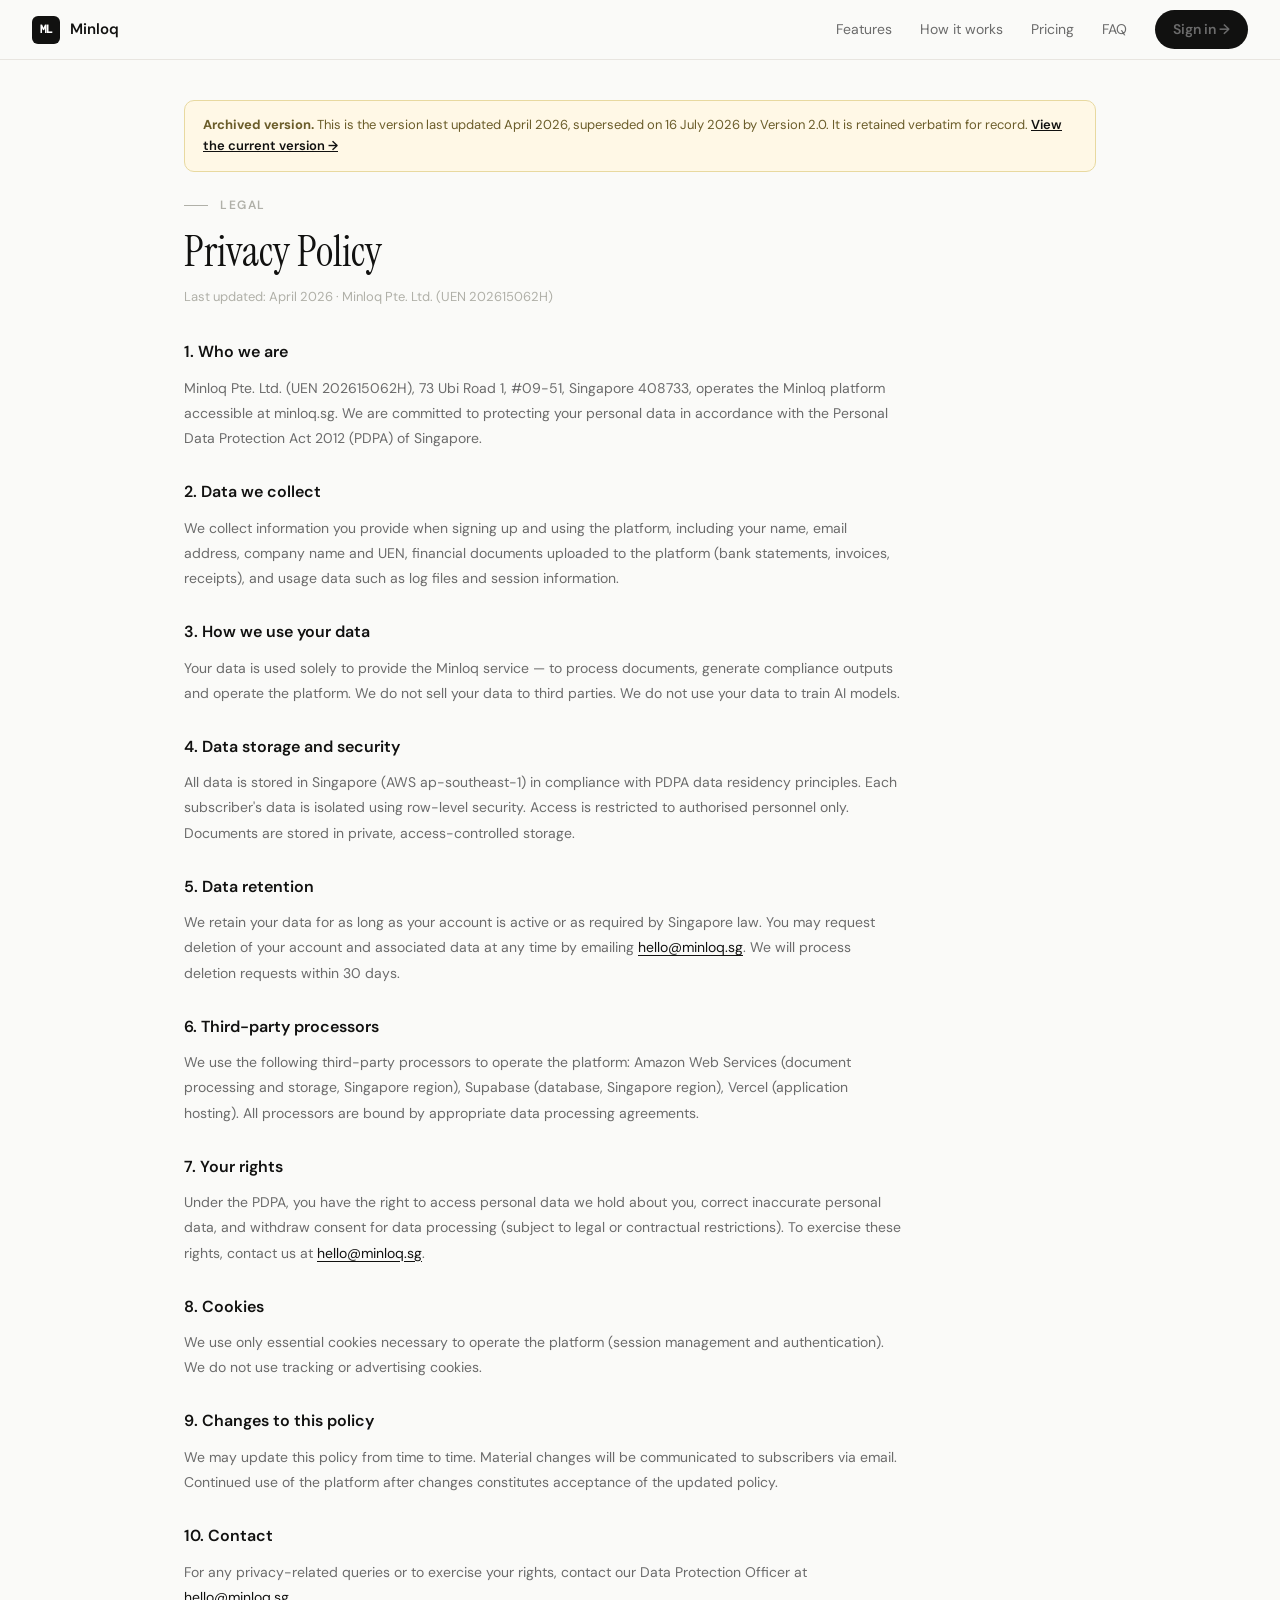
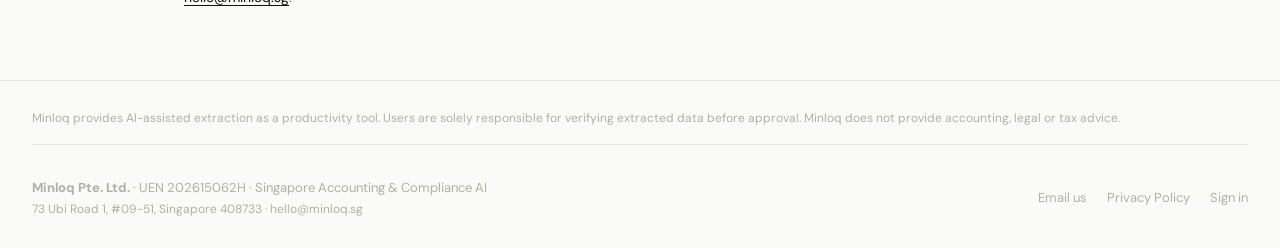
<file: privacy-2026-04.html>
<!DOCTYPE html>
<html lang="en">
<head>
<meta charset="UTF-8"/>
<meta name="viewport" content="width=device-width, initial-scale=1.0"/>
<meta name="robots" content="noindex"/>
<title>Privacy Policy — Minloq</title>
<meta name="description" content="Minloq Privacy Policy. How we collect, use, store and protect your data under Singapore's PDPA."/>
<link rel="icon" type="image/svg+xml" href="data:image/svg+xml;utf8,<svg xmlns='http://www.w3.org/2000/svg' viewBox='0 0 64 64'><rect width='64' height='64' rx='14' fill='%23111110'/><text x='32' y='43' font-family='ui-sans-serif,system-ui,sans-serif' font-size='26' font-weight='700' fill='%23ffffff' text-anchor='middle' letter-spacing='-1'>ML</text></svg>"/>
<link href="https://fonts.googleapis.com/css2?family=Instrument+Serif:ital@0;1&family=DM+Sans:wght@300;400;500;600&family=DM+Mono:wght@400;500&display=swap" rel="stylesheet"/>
<style>
*{box-sizing:border-box;margin:0;padding:0;}
:root{
  --bg:#fafaf8;
  --surface:#ffffff;
  --text:#111110;
  --text2:#6b6b6b;
  --text3:#b0b0a8;
  --border:#e8e5e0;
  --accent:#111110;
  --radius:10px;
}
html{scroll-behavior:smooth;}
body{font-family:'DM Sans',sans-serif;background:var(--bg);color:var(--text);font-size:15px;line-height:1.65;-webkit-font-smoothing:antialiased;}

/* Nav — matches index.html */
nav{position:fixed;top:0;left:0;right:0;z-index:100;padding:0 32px;height:60px;display:flex;align-items:center;justify-content:space-between;background:rgba(250,250,248,.92);backdrop-filter:blur(12px);border-bottom:1px solid var(--border);}
.nav-logo{display:flex;align-items:center;gap:10px;text-decoration:none;}
.nav-logo-mark{width:28px;height:28px;background:var(--text);border-radius:6px;display:flex;align-items:center;justify-content:center;font-size:11px;font-weight:700;color:#fff;letter-spacing:-0.5px;font-family:'DM Mono',monospace;}
.nav-logo-text{font-size:15px;font-weight:600;color:var(--text);}
.nav-links{display:flex;align-items:center;gap:28px;}
.nav-links a{font-size:14px;color:var(--text2);text-decoration:none;transition:color .15s;}
.nav-links a:hover{color:var(--text);}
.nav-cta{padding:8px 18px;background:var(--text);color:#fff;border-radius:99px;font-size:13.5px;font-weight:600;text-decoration:none;transition:opacity .15s;}
.nav-cta:hover{opacity:.85;}
.nav-mobile{display:none;background:none;border:none;cursor:pointer;font-size:20px;}
@media(max-width:640px){
  .nav-links{display:none;}
  .nav-mobile{display:block;}
  .nav-links.mobile-open{display:flex;flex-direction:column;align-items:flex-start;gap:14px;position:absolute;top:60px;left:0;right:0;padding:16px 24px;background:rgba(250,250,248,.98);backdrop-filter:blur(12px);border-bottom:1px solid var(--border);}
}

/* Content */
.section-inner{max-width:960px;margin:0 auto;padding:0 24px;}
.privacy-page{padding:100px 0 60px;}
.section-label{font-size:12px;font-weight:600;letter-spacing:1.5px;text-transform:uppercase;color:var(--text3);display:flex;align-items:center;gap:12px;margin-bottom:12px;}
.section-label span{width:24px;height:1px;background:var(--text3);}
.section-h2{font-family:'Instrument Serif',serif;font-size:clamp(28px,4vw,42px);font-weight:400;line-height:1.2;margin-bottom:8px;}
.privacy-content{max-width:720px;}
.privacy-content h3{font-size:16px;font-weight:600;margin:28px 0 10px;}
.privacy-content h3:first-child{margin-top:0;}
.privacy-content p{font-size:14px;color:var(--text2);line-height:1.8;margin-bottom:10px;}
.privacy-content a{color:var(--text);text-decoration:underline;text-underline-offset:3px;}
.privacy-content ul{padding-left:20px;margin-bottom:10px;}
.privacy-content ul li{font-size:14px;color:var(--text2);line-height:1.8;}

/* Footer — matches index.html */
footer{padding:28px 32px;border-top:1px solid var(--border);display:flex;justify-content:space-between;align-items:center;flex-wrap:wrap;gap:16px;font-size:13px;color:var(--text3);}
.footer-links{display:flex;gap:20px;}
.footer-links a{color:var(--text3);text-decoration:none;transition:color .15s;}
.footer-links a:hover{color:var(--text);}
</style>
</head>
<body>

<!-- NAV -->
<nav>
  <a class="nav-logo" href="/">
    <div class="nav-logo-mark">ML</div>
    <span class="nav-logo-text">Minloq</span>
  </a>
  <div class="nav-links">
    <a href="/#features">Features</a>
    <a href="/#how">How it works</a>
    <a href="/#pricing">Pricing</a>
    <a href="/#faq">FAQ</a>
    <a href="https://app.minloq.sg" class="nav-cta">Sign in →</a>
  </div>
  <button class="nav-mobile" onclick="toggleMobileMenu()">☰</button>
</nav>

<!-- PRIVACY POLICY -->
<section class="privacy-page">
  <div class="section-inner">
    <div style="max-width:960px;margin:0 auto 24px;padding:14px 18px;background:#fff8e6;border:1px solid #e8d9a0;border-radius:10px;font-size:13px;line-height:1.6;color:#6b5d2a;"><strong>Archived version.</strong> This is the version last updated April 2026, superseded on 16 July 2026 by Version 2.0. It is retained verbatim for record. <a href="/privacy" style="color:#111110;font-weight:600;">View the current version →</a></div>
    <div class="section-label"><span></span> Legal</div>
    <h2 class="section-h2">Privacy Policy</h2>
    <p style="font-size:13px;color:var(--text3);margin-bottom:32px;">Last updated: April 2026 · Minloq Pte. Ltd. (UEN 202615062H)</p>

    <div class="privacy-content">
      <h3>1. Who we are</h3>
      <p>Minloq Pte. Ltd. (UEN 202615062H), 73 Ubi Road 1, #09-51, Singapore 408733, operates the Minloq platform accessible at minloq.sg. We are committed to protecting your personal data in accordance with the Personal Data Protection Act 2012 (PDPA) of Singapore.</p>

      <h3>2. Data we collect</h3>
      <p>We collect information you provide when signing up and using the platform, including your name, email address, company name and UEN, financial documents uploaded to the platform (bank statements, invoices, receipts), and usage data such as log files and session information.</p>

      <h3>3. How we use your data</h3>
      <p>Your data is used solely to provide the Minloq service — to process documents, generate compliance outputs and operate the platform. We do not sell your data to third parties. We do not use your data to train AI models.</p>

      <h3>4. Data storage and security</h3>
      <p>All data is stored in Singapore (AWS ap-southeast-1) in compliance with PDPA data residency principles. Each subscriber's data is isolated using row-level security. Access is restricted to authorised personnel only. Documents are stored in private, access-controlled storage.</p>

      <h3>5. Data retention</h3>
      <p>We retain your data for as long as your account is active or as required by Singapore law. You may request deletion of your account and associated data at any time by emailing <a href="mailto:hello@minloq.sg">hello@minloq.sg</a>. We will process deletion requests within 30 days.</p>

      <h3>6. Third-party processors</h3>
      <p>We use the following third-party processors to operate the platform: Amazon Web Services (document processing and storage, Singapore region), Supabase (database, Singapore region), Vercel (application hosting). All processors are bound by appropriate data processing agreements.</p>

      <h3>7. Your rights</h3>
      <p>Under the PDPA, you have the right to access personal data we hold about you, correct inaccurate personal data, and withdraw consent for data processing (subject to legal or contractual restrictions). To exercise these rights, contact us at <a href="mailto:hello@minloq.sg">hello@minloq.sg</a>.</p>

      <h3>8. Cookies</h3>
      <p>We use only essential cookies necessary to operate the platform (session management and authentication). We do not use tracking or advertising cookies.</p>

      <h3>9. Changes to this policy</h3>
      <p>We may update this policy from time to time. Material changes will be communicated to subscribers via email. Continued use of the platform after changes constitutes acceptance of the updated policy.</p>

      <h3>10. Contact</h3>
      <p>For any privacy-related queries or to exercise your rights, contact our Data Protection Officer at <a href="mailto:hello@minloq.sg">hello@minloq.sg</a>.</p>
    </div>
  </div>
</section>

<!-- FOOTER -->
<footer>
  <div class="footer-disclaimer" style="width:100%;padding-bottom:16px;margin-bottom:16px;border-bottom:1px solid var(--border);font-size:12px;color:var(--text3);line-height:1.55;">
    Minloq provides AI-assisted extraction as a productivity tool. Users are solely responsible for verifying extracted data before approval. Minloq does not provide accounting, legal or tax advice.
  </div>
  <div class="footer-left">
    <strong>Minloq Pte. Ltd.</strong> · UEN 202615062H · Singapore Accounting & Compliance AI<br/>
    <span style="font-size:12px;">73 Ubi Road 1, #09-51, Singapore 408733 · <a href="mailto:hello@minloq.sg" style="color:var(--text3);text-decoration:none;">hello@minloq.sg</a></span>
  </div>
  <div class="footer-links">
    <a href="mailto:hello@minloq.sg">Email us</a>
    <a href="/privacy.html">Privacy Policy</a>
    <a href="https://app.minloq.sg">Sign in</a>
  </div>
</footer>

<script>
function toggleMobileMenu() {
  var links = document.querySelector('.nav-links');
  if (links) links.classList.toggle('mobile-open');
}
document.querySelectorAll('.nav-links a').forEach(function(a) {
  a.addEventListener('click', function() {
    var links = document.querySelector('.nav-links');
    if (links && links.classList.contains('mobile-open')) links.classList.remove('mobile-open');
  });
});
</script>
</body>
</html>
</file>
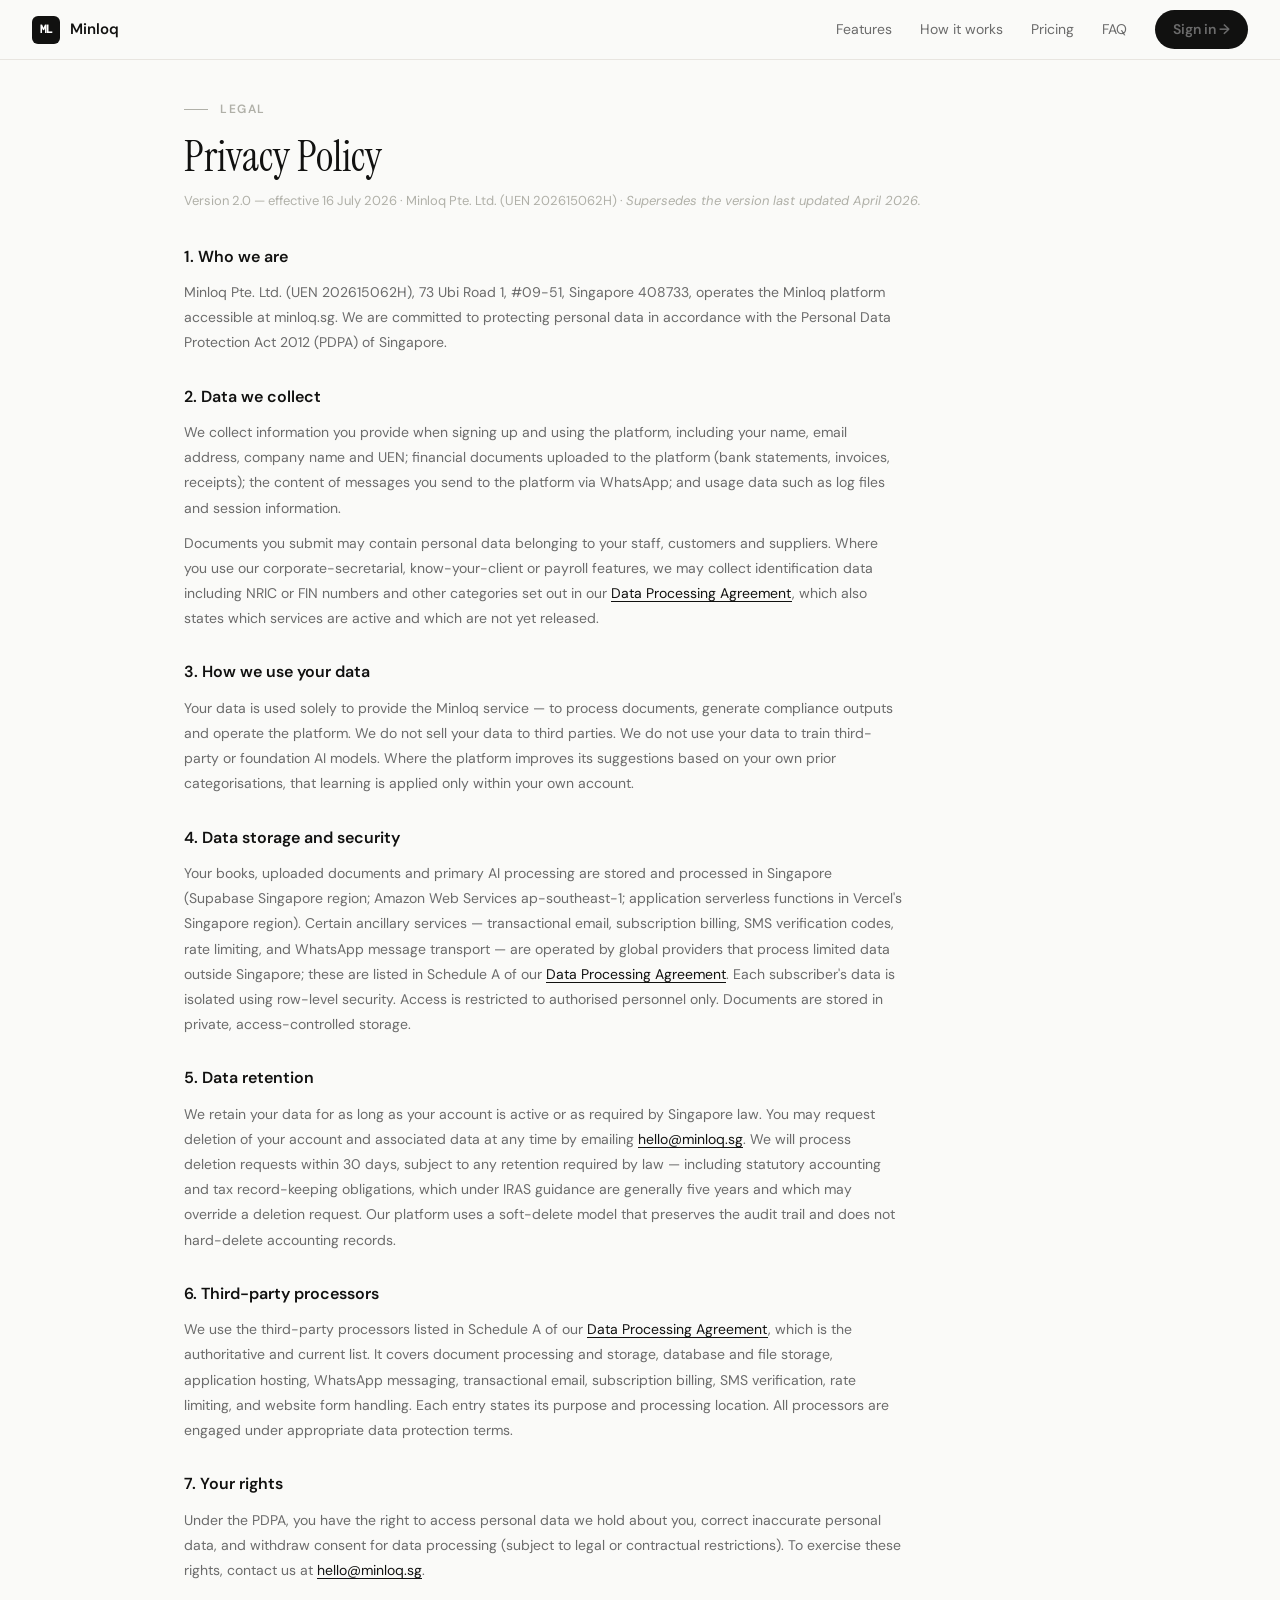
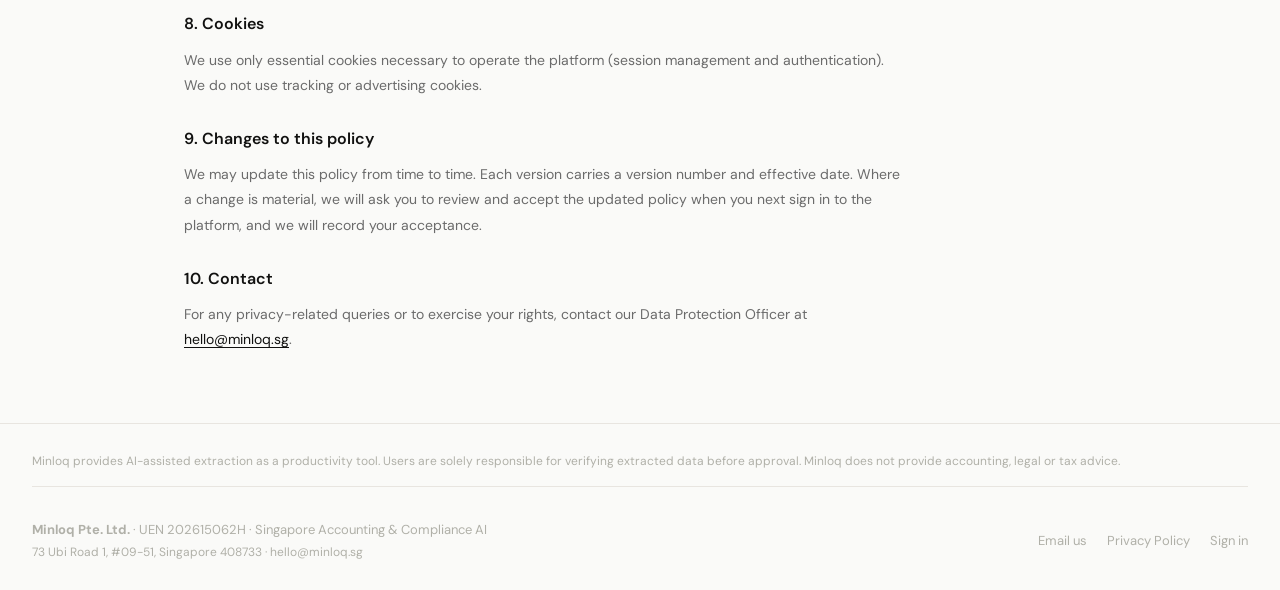
<file: privacy.html>
<!DOCTYPE html>
<html lang="en">
<head>
<meta charset="UTF-8"/>
<meta name="viewport" content="width=device-width, initial-scale=1.0"/>
<title>Privacy Policy — Minloq</title>
<meta name="description" content="Minloq Privacy Policy. How we collect, use, store and protect your data under Singapore's PDPA."/>
<link rel="icon" type="image/svg+xml" href="data:image/svg+xml;utf8,<svg xmlns='http://www.w3.org/2000/svg' viewBox='0 0 64 64'><rect width='64' height='64' rx='14' fill='%23111110'/><text x='32' y='43' font-family='ui-sans-serif,system-ui,sans-serif' font-size='26' font-weight='700' fill='%23ffffff' text-anchor='middle' letter-spacing='-1'>ML</text></svg>"/>
<link href="https://fonts.googleapis.com/css2?family=Instrument+Serif:ital@0;1&family=DM+Sans:wght@300;400;500;600&family=DM+Mono:wght@400;500&display=swap" rel="stylesheet"/>
<style>
*{box-sizing:border-box;margin:0;padding:0;}
:root{
  --bg:#fafaf8;
  --surface:#ffffff;
  --text:#111110;
  --text2:#6b6b6b;
  --text3:#b0b0a8;
  --border:#e8e5e0;
  --accent:#111110;
  --radius:10px;
}
html{scroll-behavior:smooth;}
body{font-family:'DM Sans',sans-serif;background:var(--bg);color:var(--text);font-size:15px;line-height:1.65;-webkit-font-smoothing:antialiased;}

/* Nav — matches index.html */
nav{position:fixed;top:0;left:0;right:0;z-index:100;padding:0 32px;height:60px;display:flex;align-items:center;justify-content:space-between;background:rgba(250,250,248,.92);backdrop-filter:blur(12px);border-bottom:1px solid var(--border);}
.nav-logo{display:flex;align-items:center;gap:10px;text-decoration:none;}
.nav-logo-mark{width:28px;height:28px;background:var(--text);border-radius:6px;display:flex;align-items:center;justify-content:center;font-size:11px;font-weight:700;color:#fff;letter-spacing:-0.5px;font-family:'DM Mono',monospace;}
.nav-logo-text{font-size:15px;font-weight:600;color:var(--text);}
.nav-links{display:flex;align-items:center;gap:28px;}
.nav-links a{font-size:14px;color:var(--text2);text-decoration:none;transition:color .15s;}
.nav-links a:hover{color:var(--text);}
.nav-cta{padding:8px 18px;background:var(--text);color:#fff;border-radius:99px;font-size:13.5px;font-weight:600;text-decoration:none;transition:opacity .15s;}
.nav-cta:hover{opacity:.85;}
.nav-mobile{display:none;background:none;border:none;cursor:pointer;font-size:20px;}
@media(max-width:640px){
  .nav-links{display:none;}
  .nav-mobile{display:block;}
  .nav-links.mobile-open{display:flex;flex-direction:column;align-items:flex-start;gap:14px;position:absolute;top:60px;left:0;right:0;padding:16px 24px;background:rgba(250,250,248,.98);backdrop-filter:blur(12px);border-bottom:1px solid var(--border);}
}

/* Content */
.section-inner{max-width:960px;margin:0 auto;padding:0 24px;}
.privacy-page{padding:100px 0 60px;}
.section-label{font-size:12px;font-weight:600;letter-spacing:1.5px;text-transform:uppercase;color:var(--text3);display:flex;align-items:center;gap:12px;margin-bottom:12px;}
.section-label span{width:24px;height:1px;background:var(--text3);}
.section-h2{font-family:'Instrument Serif',serif;font-size:clamp(28px,4vw,42px);font-weight:400;line-height:1.2;margin-bottom:8px;}
.privacy-content{max-width:720px;}
.privacy-content h3{font-size:16px;font-weight:600;margin:28px 0 10px;}
.privacy-content h3:first-child{margin-top:0;}
.privacy-content p{font-size:14px;color:var(--text2);line-height:1.8;margin-bottom:10px;}
.privacy-content a{color:var(--text);text-decoration:underline;text-underline-offset:3px;}
.privacy-content ul{padding-left:20px;margin-bottom:10px;}
.privacy-content ul li{font-size:14px;color:var(--text2);line-height:1.8;}

/* Footer — matches index.html */
footer{padding:28px 32px;border-top:1px solid var(--border);display:flex;justify-content:space-between;align-items:center;flex-wrap:wrap;gap:16px;font-size:13px;color:var(--text3);}
.footer-links{display:flex;gap:20px;}
.footer-links a{color:var(--text3);text-decoration:none;transition:color .15s;}
.footer-links a:hover{color:var(--text);}
</style>
</head>
<body>

<!-- NAV -->
<nav>
  <a class="nav-logo" href="/">
    <div class="nav-logo-mark">ML</div>
    <span class="nav-logo-text">Minloq</span>
  </a>
  <div class="nav-links">
    <a href="/#features">Features</a>
    <a href="/#how">How it works</a>
    <a href="/#pricing">Pricing</a>
    <a href="/#faq">FAQ</a>
    <a href="https://app.minloq.sg" class="nav-cta">Sign in →</a>
  </div>
  <button class="nav-mobile" onclick="toggleMobileMenu()">☰</button>
</nav>

<!-- PRIVACY POLICY -->
<section class="privacy-page">
  <div class="section-inner">
    <div class="section-label"><span></span> Legal</div>
    <h2 class="section-h2">Privacy Policy</h2>
    <p style="font-size:13px;color:var(--text3);margin-bottom:32px;">Version 2.0 — effective 16 July 2026 · Minloq Pte. Ltd. (UEN 202615062H) · <em>Supersedes the version last updated April 2026.</em></p>

    <div class="privacy-content">
      <h3>1. Who we are</h3>
      <p>Minloq Pte. Ltd. (UEN 202615062H), 73 Ubi Road 1, #09-51, Singapore 408733, operates the Minloq platform accessible at minloq.sg. We are committed to protecting personal data in accordance with the Personal Data Protection Act 2012 (PDPA) of Singapore.</p>

      <h3>2. Data we collect</h3>
      <p>We collect information you provide when signing up and using the platform, including your name, email address, company name and UEN; financial documents uploaded to the platform (bank statements, invoices, receipts); the content of messages you send to the platform via WhatsApp; and usage data such as log files and session information.</p>
      <p>Documents you submit may contain personal data belonging to your staff, customers and suppliers. Where you use our corporate-secretarial, know-your-client or payroll features, we may collect identification data including NRIC or FIN numbers and other categories set out in our <a href="/dpa">Data Processing Agreement</a>, which also states which services are active and which are not yet released.</p>

      <h3>3. How we use your data</h3>
      <p>Your data is used solely to provide the Minloq service — to process documents, generate compliance outputs and operate the platform. We do not sell your data to third parties. We do not use your data to train third-party or foundation AI models. Where the platform improves its suggestions based on your own prior categorisations, that learning is applied only within your own account.</p>

      <h3>4. Data storage and security</h3>
      <p>Your books, uploaded documents and primary AI processing are stored and processed in Singapore (Supabase Singapore region; Amazon Web Services ap-southeast-1; application serverless functions in Vercel's Singapore region). Certain ancillary services — transactional email, subscription billing, SMS verification codes, rate limiting, and WhatsApp message transport — are operated by global providers that process limited data outside Singapore; these are listed in Schedule A of our <a href="/dpa">Data Processing Agreement</a>. Each subscriber's data is isolated using row-level security. Access is restricted to authorised personnel only. Documents are stored in private, access-controlled storage.</p>

      <h3>5. Data retention</h3>
      <p>We retain your data for as long as your account is active or as required by Singapore law. You may request deletion of your account and associated data at any time by emailing <a href="mailto:hello@minloq.sg">hello@minloq.sg</a>. We will process deletion requests within 30 days, subject to any retention required by law — including statutory accounting and tax record-keeping obligations, which under IRAS guidance are generally five years and which may override a deletion request. Our platform uses a soft-delete model that preserves the audit trail and does not hard-delete accounting records.</p>

      <h3>6. Third-party processors</h3>
      <p>We use the third-party processors listed in Schedule A of our <a href="/dpa">Data Processing Agreement</a>, which is the authoritative and current list. It covers document processing and storage, database and file storage, application hosting, WhatsApp messaging, transactional email, subscription billing, SMS verification, rate limiting, and website form handling. Each entry states its purpose and processing location. All processors are engaged under appropriate data protection terms.</p>

      <h3>7. Your rights</h3>
      <p>Under the PDPA, you have the right to access personal data we hold about you, correct inaccurate personal data, and withdraw consent for data processing (subject to legal or contractual restrictions). To exercise these rights, contact us at <a href="mailto:hello@minloq.sg">hello@minloq.sg</a>.</p>

      <h3>8. Cookies</h3>
      <p>We use only essential cookies necessary to operate the platform (session management and authentication). We do not use tracking or advertising cookies.</p>

      <h3>9. Changes to this policy</h3>
      <p>We may update this policy from time to time. Each version carries a version number and effective date. Where a change is material, we will ask you to review and accept the updated policy when you next sign in to the platform, and we will record your acceptance.</p>

      <h3>10. Contact</h3>
      <p>For any privacy-related queries or to exercise your rights, contact our Data Protection Officer at <a href="mailto:hello@minloq.sg">hello@minloq.sg</a>.</p>
    </div>
  </div>
</section>

<!-- FOOTER -->
<footer>
  <div class="footer-disclaimer" style="width:100%;padding-bottom:16px;margin-bottom:16px;border-bottom:1px solid var(--border);font-size:12px;color:var(--text3);line-height:1.55;">
    Minloq provides AI-assisted extraction as a productivity tool. Users are solely responsible for verifying extracted data before approval. Minloq does not provide accounting, legal or tax advice.
  </div>
  <div class="footer-left">
    <strong>Minloq Pte. Ltd.</strong> · UEN 202615062H · Singapore Accounting & Compliance AI<br/>
    <span style="font-size:12px;">73 Ubi Road 1, #09-51, Singapore 408733 · <a href="mailto:hello@minloq.sg" style="color:var(--text3);text-decoration:none;">hello@minloq.sg</a></span>
  </div>
  <div class="footer-links">
    <a href="mailto:hello@minloq.sg">Email us</a>
    <a href="/privacy.html">Privacy Policy</a>
    <a href="https://app.minloq.sg">Sign in</a>
  </div>
</footer>

<script>
function toggleMobileMenu() {
  var links = document.querySelector('.nav-links');
  if (links) links.classList.toggle('mobile-open');
}
document.querySelectorAll('.nav-links a').forEach(function(a) {
  a.addEventListener('click', function() {
    var links = document.querySelector('.nav-links');
    if (links && links.classList.contains('mobile-open')) links.classList.remove('mobile-open');
  });
});
</script>
</body>
</html>
</file>
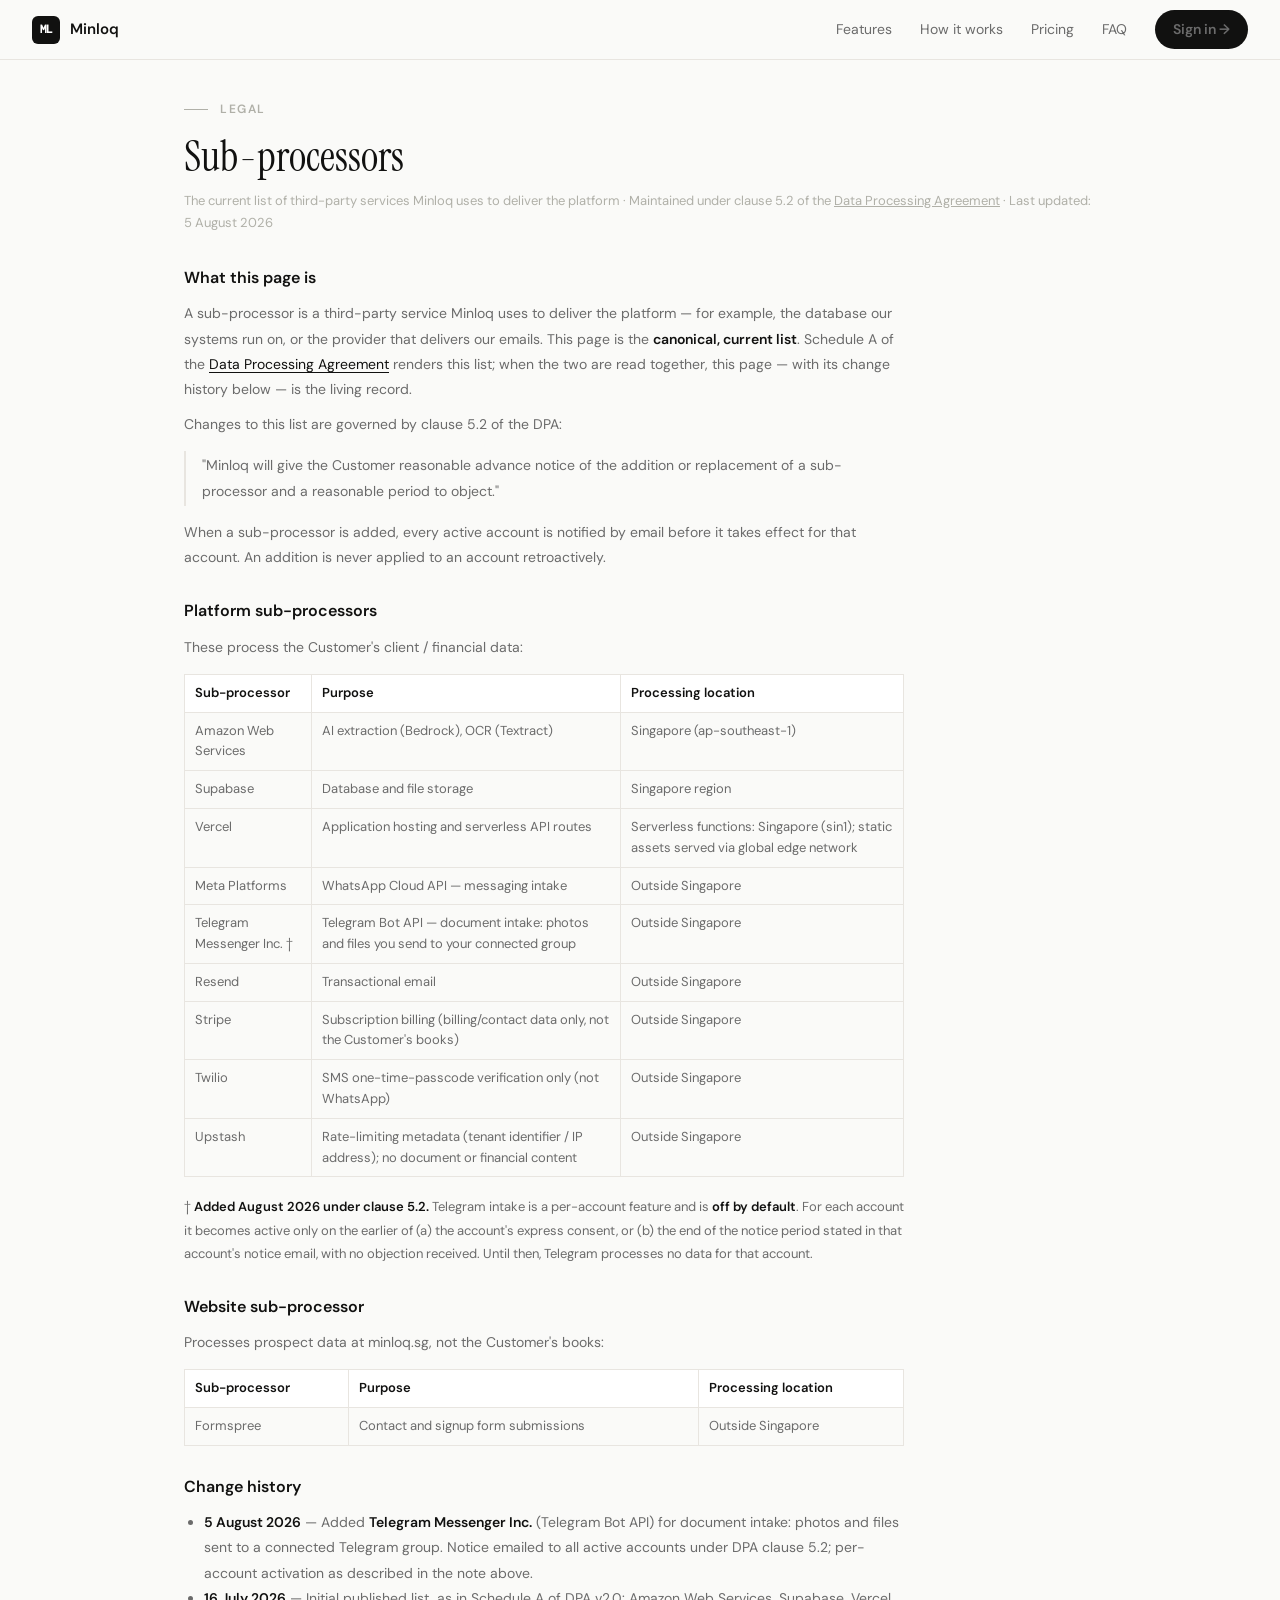
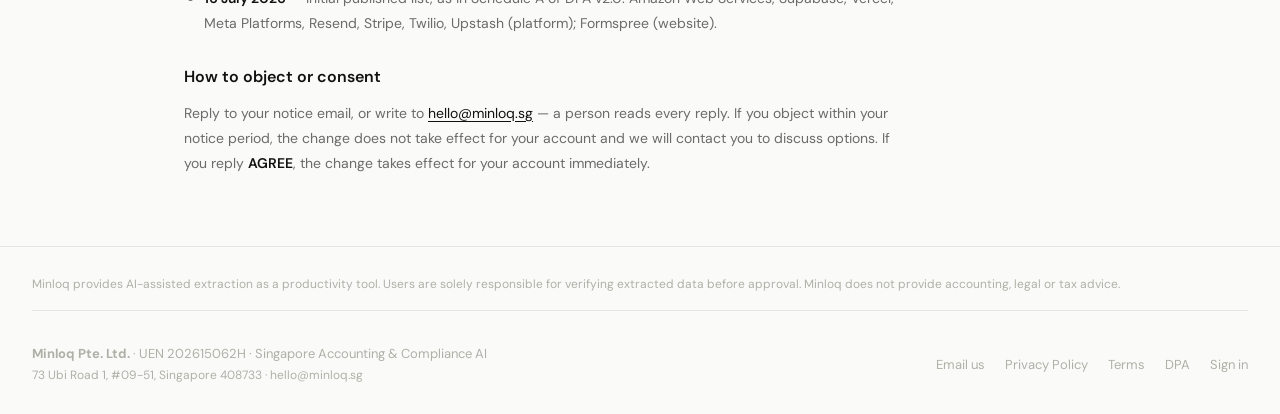
<file: subprocessors.html>
<!DOCTYPE html>
<html lang="en">
<head>
<meta charset="UTF-8"/>
<meta name="viewport" content="width=device-width, initial-scale=1.0"/>
<title>Sub-processors — Minloq</title>
<meta name="description" content="The current list of third-party sub-processors Minloq uses to deliver the platform, with each provider's purpose and processing location, and the change history. Maintained under clause 5.2 of the Minloq Data Processing Agreement."/>
<link rel="icon" type="image/svg+xml" href="data:image/svg+xml;utf8,<svg xmlns='http://www.w3.org/2000/svg' viewBox='0 0 64 64'><rect width='64' height='64' rx='14' fill='%23111110'/><text x='32' y='43' font-family='ui-sans-serif,system-ui,sans-serif' font-size='26' font-weight='700' fill='%23ffffff' text-anchor='middle' letter-spacing='-1'>ML</text></svg>"/>
<link href="https://fonts.googleapis.com/css2?family=Instrument+Serif:ital@0;1&family=DM+Sans:wght@300;400;500;600&family=DM+Mono:wght@400;500&display=swap" rel="stylesheet"/>
<style>
*{box-sizing:border-box;margin:0;padding:0;}
:root{
  --bg:#fafaf8;
  --surface:#ffffff;
  --text:#111110;
  --text2:#6b6b6b;
  --text3:#b0b0a8;
  --border:#e8e5e0;
  --accent:#111110;
  --radius:10px;
}
html{scroll-behavior:smooth;}
body{font-family:'DM Sans',sans-serif;background:var(--bg);color:var(--text);font-size:15px;line-height:1.65;-webkit-font-smoothing:antialiased;}

/* Nav — matches index.html */
nav{position:fixed;top:0;left:0;right:0;z-index:100;padding:0 32px;height:60px;display:flex;align-items:center;justify-content:space-between;background:rgba(250,250,248,.92);backdrop-filter:blur(12px);border-bottom:1px solid var(--border);}
.nav-logo{display:flex;align-items:center;gap:10px;text-decoration:none;}
.nav-logo-mark{width:28px;height:28px;background:var(--text);border-radius:6px;display:flex;align-items:center;justify-content:center;font-size:11px;font-weight:700;color:#fff;letter-spacing:-0.5px;font-family:'DM Mono',monospace;}
.nav-logo-text{font-size:15px;font-weight:600;color:var(--text);}
.nav-links{display:flex;align-items:center;gap:28px;}
.nav-links a{font-size:14px;color:var(--text2);text-decoration:none;transition:color .15s;}
.nav-links a:hover{color:var(--text);}
.nav-cta{padding:8px 18px;background:var(--text);color:#fff;border-radius:99px;font-size:13.5px;font-weight:600;text-decoration:none;transition:opacity .15s;}
.nav-cta:hover{opacity:.85;}
.nav-mobile{display:none;background:none;border:none;cursor:pointer;font-size:20px;}
@media(max-width:640px){
  .nav-links{display:none;}
  .nav-mobile{display:block;}
  .nav-links.mobile-open{display:flex;flex-direction:column;align-items:flex-start;gap:14px;position:absolute;top:60px;left:0;right:0;padding:16px 24px;background:rgba(250,250,248,.98);backdrop-filter:blur(12px);border-bottom:1px solid var(--border);}
}

/* Content */
.section-inner{max-width:960px;margin:0 auto;padding:0 24px;}
.privacy-page{padding:100px 0 60px;}
.section-label{font-size:12px;font-weight:600;letter-spacing:1.5px;text-transform:uppercase;color:var(--text3);display:flex;align-items:center;gap:12px;margin-bottom:12px;}
.section-label span{width:24px;height:1px;background:var(--text3);}
.section-h2{font-family:'Instrument Serif',serif;font-size:clamp(28px,4vw,42px);font-weight:400;line-height:1.2;margin-bottom:8px;}
.privacy-content{max-width:720px;}
.privacy-content h3{font-size:16px;font-weight:600;margin:28px 0 10px;}
.privacy-content h3:first-child{margin-top:0;}
.privacy-content p{font-size:14px;color:var(--text2);line-height:1.8;margin-bottom:10px;}
.privacy-content a{color:var(--text);text-decoration:underline;text-underline-offset:3px;}
.privacy-content ul{padding-left:20px;margin-bottom:10px;}
.privacy-content ul li{font-size:14px;color:var(--text2);line-height:1.8;}
.privacy-content strong{color:var(--text);font-weight:600;}
.privacy-content em{font-style:italic;}
.privacy-content blockquote{border-left:2px solid var(--border);padding:2px 0 2px 16px;margin:14px 0;font-size:14px;color:var(--text2);line-height:1.8;}
.privacy-content table{width:100%;border-collapse:collapse;margin:14px 0 18px;font-size:13px;}
.privacy-content th,.privacy-content td{border:1px solid var(--border);padding:8px 10px;text-align:left;vertical-align:top;color:var(--text2);line-height:1.6;}
.privacy-content th{font-weight:600;color:var(--text);background:var(--surface);}

/* Footer — matches index.html */
footer{padding:28px 32px;border-top:1px solid var(--border);display:flex;justify-content:space-between;align-items:center;flex-wrap:wrap;gap:16px;font-size:13px;color:var(--text3);}
.footer-links{display:flex;gap:20px;}
.footer-links a{color:var(--text3);text-decoration:none;transition:color .15s;}
.footer-links a:hover{color:var(--text);}
</style>
</head>
<body>

<!-- NAV -->
<nav>
  <a class="nav-logo" href="/">
    <div class="nav-logo-mark">ML</div>
    <span class="nav-logo-text">Minloq</span>
  </a>
  <div class="nav-links">
    <a href="/#features">Features</a>
    <a href="/#how">How it works</a>
    <a href="/#pricing">Pricing</a>
    <a href="/#faq">FAQ</a>
    <a href="https://app.minloq.sg" class="nav-cta">Sign in →</a>
  </div>
  <button class="nav-mobile" onclick="toggleMobileMenu()">☰</button>
</nav>

<!-- SUB-PROCESSORS -->
<section class="privacy-page">
  <div class="section-inner">
    <div class="section-label"><span></span> Legal</div>
    <h2 class="section-h2">Sub-processors</h2>
    <p style="font-size:13px;color:var(--text3);margin-bottom:32px;">The current list of third-party services Minloq uses to deliver the platform · Maintained under clause 5.2 of the <a href="/dpa" style="color:var(--text3);">Data Processing Agreement</a> · Last updated: 5 August 2026</p>

    <div class="privacy-content">
      <h3>What this page is</h3>
      <p>A sub-processor is a third-party service Minloq uses to deliver the platform — for example, the database our systems run on, or the provider that delivers our emails. This page is the <strong>canonical, current list</strong>. Schedule A of the <a href="/dpa#schedule-a">Data Processing Agreement</a> renders this list; when the two are read together, this page — with its change history below — is the living record.</p>
      <p>Changes to this list are governed by clause 5.2 of the DPA:</p>
      <blockquote>"Minloq will give the Customer reasonable advance notice of the addition or replacement of a sub-processor and a reasonable period to object."</blockquote>
      <p>When a sub-processor is added, every active account is notified by email before it takes effect for that account. An addition is never applied to an account retroactively.</p>

      <h3 id="platform">Platform sub-processors</h3>
      <p>These process the Customer's client / financial data:</p>
      <table>
        <thead><tr><th>Sub-processor</th><th>Purpose</th><th>Processing location</th></tr></thead>
        <tbody>
          <tr><td>Amazon Web Services</td><td>AI extraction (Bedrock), OCR (Textract)</td><td>Singapore (ap-southeast-1)</td></tr>
          <tr><td>Supabase</td><td>Database and file storage</td><td>Singapore region</td></tr>
          <tr><td>Vercel</td><td>Application hosting and serverless API routes</td><td>Serverless functions: Singapore (sin1); static assets served via global edge network</td></tr>
          <tr><td>Meta Platforms</td><td>WhatsApp Cloud API — messaging intake</td><td>Outside Singapore</td></tr>
          <tr><td>Telegram Messenger Inc. †</td><td>Telegram Bot API — document intake: photos and files you send to your connected group</td><td>Outside Singapore</td></tr>
          <tr><td>Resend</td><td>Transactional email</td><td>Outside Singapore</td></tr>
          <tr><td>Stripe</td><td>Subscription billing (billing/contact data only, not the Customer's books)</td><td>Outside Singapore</td></tr>
          <tr><td>Twilio</td><td>SMS one-time-passcode verification only (not WhatsApp)</td><td>Outside Singapore</td></tr>
          <tr><td>Upstash</td><td>Rate-limiting metadata (tenant identifier / IP address); no document or financial content</td><td>Outside Singapore</td></tr>
        </tbody>
      </table>
      <p style="font-size:13px;">† <strong>Added August 2026 under clause 5.2.</strong> Telegram intake is a per-account feature and is <strong>off by default</strong>. For each account it becomes active only on the earlier of (a) the account's express consent, or (b) the end of the notice period stated in that account's notice email, with no objection received. Until then, Telegram processes no data for that account.</p>

      <h3 id="website">Website sub-processor</h3>
      <p>Processes prospect data at minloq.sg, not the Customer's books:</p>
      <table>
        <thead><tr><th>Sub-processor</th><th>Purpose</th><th>Processing location</th></tr></thead>
        <tbody>
          <tr><td>Formspree</td><td>Contact and signup form submissions</td><td>Outside Singapore</td></tr>
        </tbody>
      </table>

      <h3 id="changes">Change history</h3>
      <ul>
        <li><strong>5 August 2026</strong> — Added <strong>Telegram Messenger Inc.</strong> (Telegram Bot API) for document intake: photos and files sent to a connected Telegram group. Notice emailed to all active accounts under DPA clause 5.2; per-account activation as described in the note above.</li>
        <li><strong>16 July 2026</strong> — Initial published list, as in Schedule A of DPA v2.0: Amazon Web Services, Supabase, Vercel, Meta Platforms, Resend, Stripe, Twilio, Upstash (platform); Formspree (website).</li>
      </ul>

      <h3 id="object">How to object or consent</h3>
      <p>Reply to your notice email, or write to <a href="mailto:hello@minloq.sg">hello@minloq.sg</a> — a person reads every reply. If you object within your notice period, the change does not take effect for your account and we will contact you to discuss options. If you reply <strong>AGREE</strong>, the change takes effect for your account immediately.</p>
    </div>
  </div>
</section>

<!-- FOOTER -->
<footer>
  <div class="footer-disclaimer" style="width:100%;padding-bottom:16px;margin-bottom:16px;border-bottom:1px solid var(--border);font-size:12px;color:var(--text3);line-height:1.55;">
    Minloq provides AI-assisted extraction as a productivity tool. Users are solely responsible for verifying extracted data before approval. Minloq does not provide accounting, legal or tax advice.
  </div>
  <div class="footer-left">
    <strong>Minloq Pte. Ltd.</strong> · UEN 202615062H · Singapore Accounting & Compliance AI<br/>
    <span style="font-size:12px;">73 Ubi Road 1, #09-51, Singapore 408733 · <a href="mailto:hello@minloq.sg" style="color:var(--text3);text-decoration:none;">hello@minloq.sg</a></span>
  </div>
  <div class="footer-links">
    <a href="mailto:hello@minloq.sg">Email us</a>
    <a href="/privacy">Privacy Policy</a>
    <a href="/terms">Terms</a>
    <a href="/dpa">DPA</a>
    <a href="https://app.minloq.sg">Sign in</a>
  </div>
</footer>

<script>
function toggleMobileMenu() {
  var links = document.querySelector('.nav-links');
  if (links) links.classList.toggle('mobile-open');
}
</script>

</body>
</html>
</file>
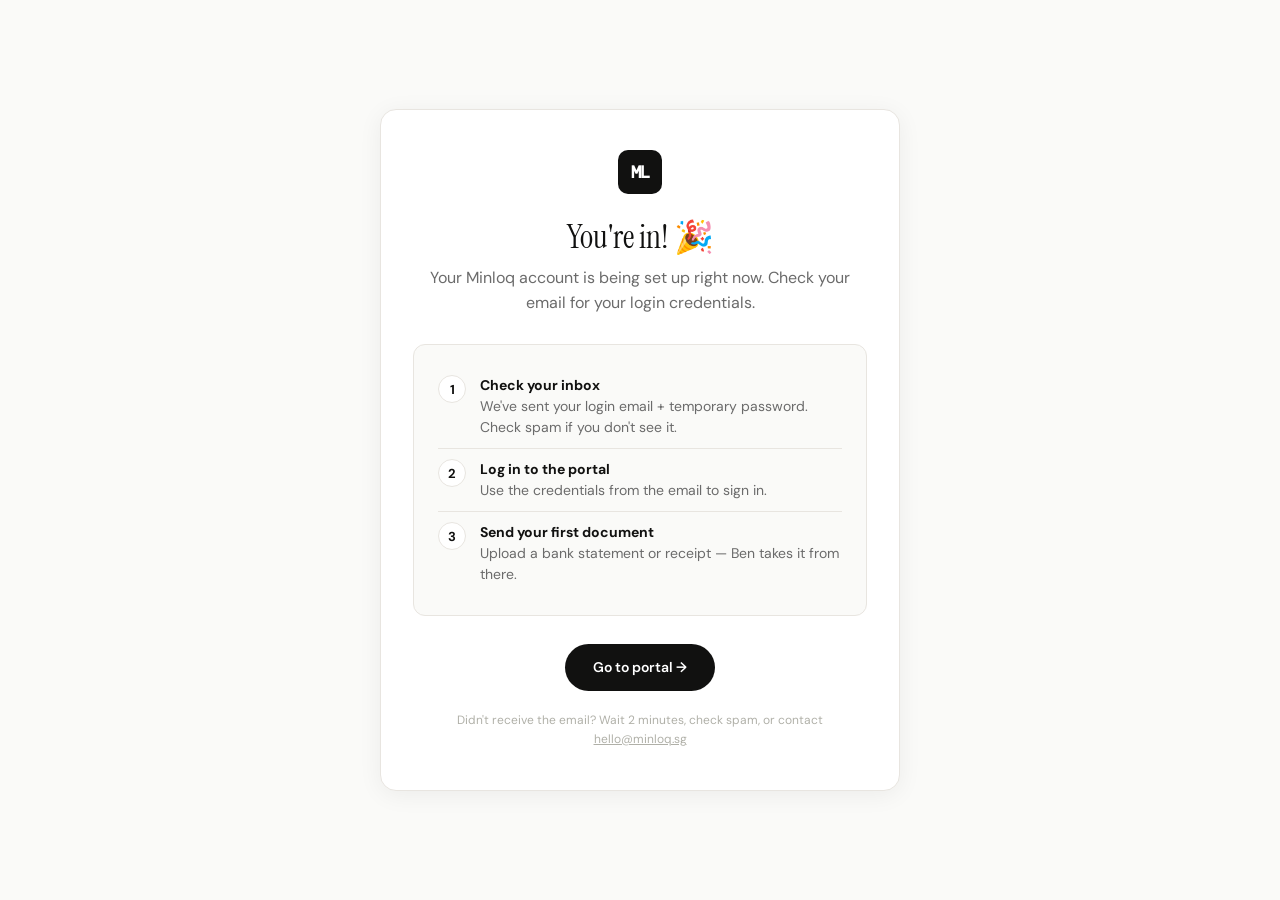
<file: success.html>
<!DOCTYPE html>
<html lang="en">
<head>
<meta charset="UTF-8"/>
<meta name="viewport" content="width=device-width, initial-scale=1.0"/>
<title>You're in! — Minloq</title>
<meta name="robots" content="noindex"/>
<link rel="icon" type="image/svg+xml" href="data:image/svg+xml;utf8,<svg xmlns='http://www.w3.org/2000/svg' viewBox='0 0 64 64'><rect width='64' height='64' rx='14' fill='%23111110'/><text x='32' y='43' font-family='ui-sans-serif,system-ui,sans-serif' font-size='26' font-weight='700' fill='%23ffffff' text-anchor='middle' letter-spacing='-1'>ML</text></svg>"/>
<link href="https://fonts.googleapis.com/css2?family=Instrument+Serif:ital@0;1&family=DM+Sans:wght@300;400;500;600&family=DM+Mono:wght@400;500&display=swap" rel="stylesheet"/>
<style>
*{box-sizing:border-box;margin:0;padding:0;}
:root{--bg:#fafaf8;--surface:#ffffff;--text:#111110;--text2:#6b6b6b;--text3:#b0b0a8;--border:#e8e5e0;--radius:10px;}
html{scroll-behavior:smooth;}
body{font-family:'DM Sans',sans-serif;background:var(--bg);color:var(--text);font-size:15px;line-height:1.65;-webkit-font-smoothing:antialiased;min-height:100vh;display:flex;flex-direction:column;align-items:center;justify-content:center;padding:24px;}
.card{max-width:520px;width:100%;background:var(--surface);border:1px solid var(--border);border-radius:16px;padding:40px 32px;text-align:center;box-shadow:0 4px 24px rgba(0,0,0,.06);}
.logo{display:inline-block;width:44px;height:44px;background:#111110;border-radius:10px;color:#fff;font-size:17px;font-weight:700;line-height:44px;letter-spacing:-0.5px;font-family:'DM Mono',monospace;margin-bottom:24px;}
h1{font-family:'Instrument Serif',serif;font-size:32px;font-weight:400;line-height:1.2;margin-bottom:8px;}
.sub{font-size:16px;color:var(--text2);margin-bottom:28px;line-height:1.6;}
.steps{text-align:left;background:var(--bg);border:1px solid var(--border);border-radius:12px;padding:20px 24px;margin-bottom:28px;}
.step{display:flex;gap:14px;padding:10px 0;}
.step:not(:last-child){border-bottom:1px solid var(--border);}
.step-num{flex-shrink:0;width:28px;height:28px;background:var(--surface);border:1px solid var(--border);border-radius:50%;text-align:center;line-height:28px;font-size:13px;font-weight:700;}
.step-text{font-size:14px;color:var(--text2);line-height:1.5;}
.step-text strong{color:var(--text);}
.btn{display:inline-block;padding:12px 28px;background:#111110;color:#fff;border-radius:99px;font-size:14px;font-weight:600;text-decoration:none;transition:opacity .15s;}
.btn:hover{opacity:.85;}
.note{font-size:12px;color:var(--text3);margin-top:20px;line-height:1.6;}
@media(max-width:500px){.card{padding:28px 20px;}h1{font-size:26px;}}
</style>
</head>
<body>

<div class="card">
  <div class="logo">ML</div>
  <h1>You're in! 🎉</h1>
  <p class="sub">Your Minloq account is being set up right now. Check your email for your login credentials.</p>

  <div class="steps">
    <div class="step">
      <div class="step-num">1</div>
      <div class="step-text"><strong>Check your inbox</strong><br/>We've sent your login email + temporary password. Check spam if you don't see it.</div>
    </div>
    <div class="step">
      <div class="step-num">2</div>
      <div class="step-text"><strong>Log in to the portal</strong><br/>Use the credentials from the email to sign in.</div>
    </div>
    <div class="step">
      <div class="step-num">3</div>
      <div class="step-text"><strong>Send your first document</strong><br/>Upload a bank statement or receipt — Ben takes it from there.</div>
    </div>
  </div>

  <a href="https://app.minloq.sg" class="btn">Go to portal →</a>

  <p class="note">
    Didn't receive the email? Wait 2 minutes, check spam, or contact <a href="mailto:hello@minloq.sg" style="color:var(--text3);">hello@minloq.sg</a>
  </p>
</div>

</body>
</html>
</file>
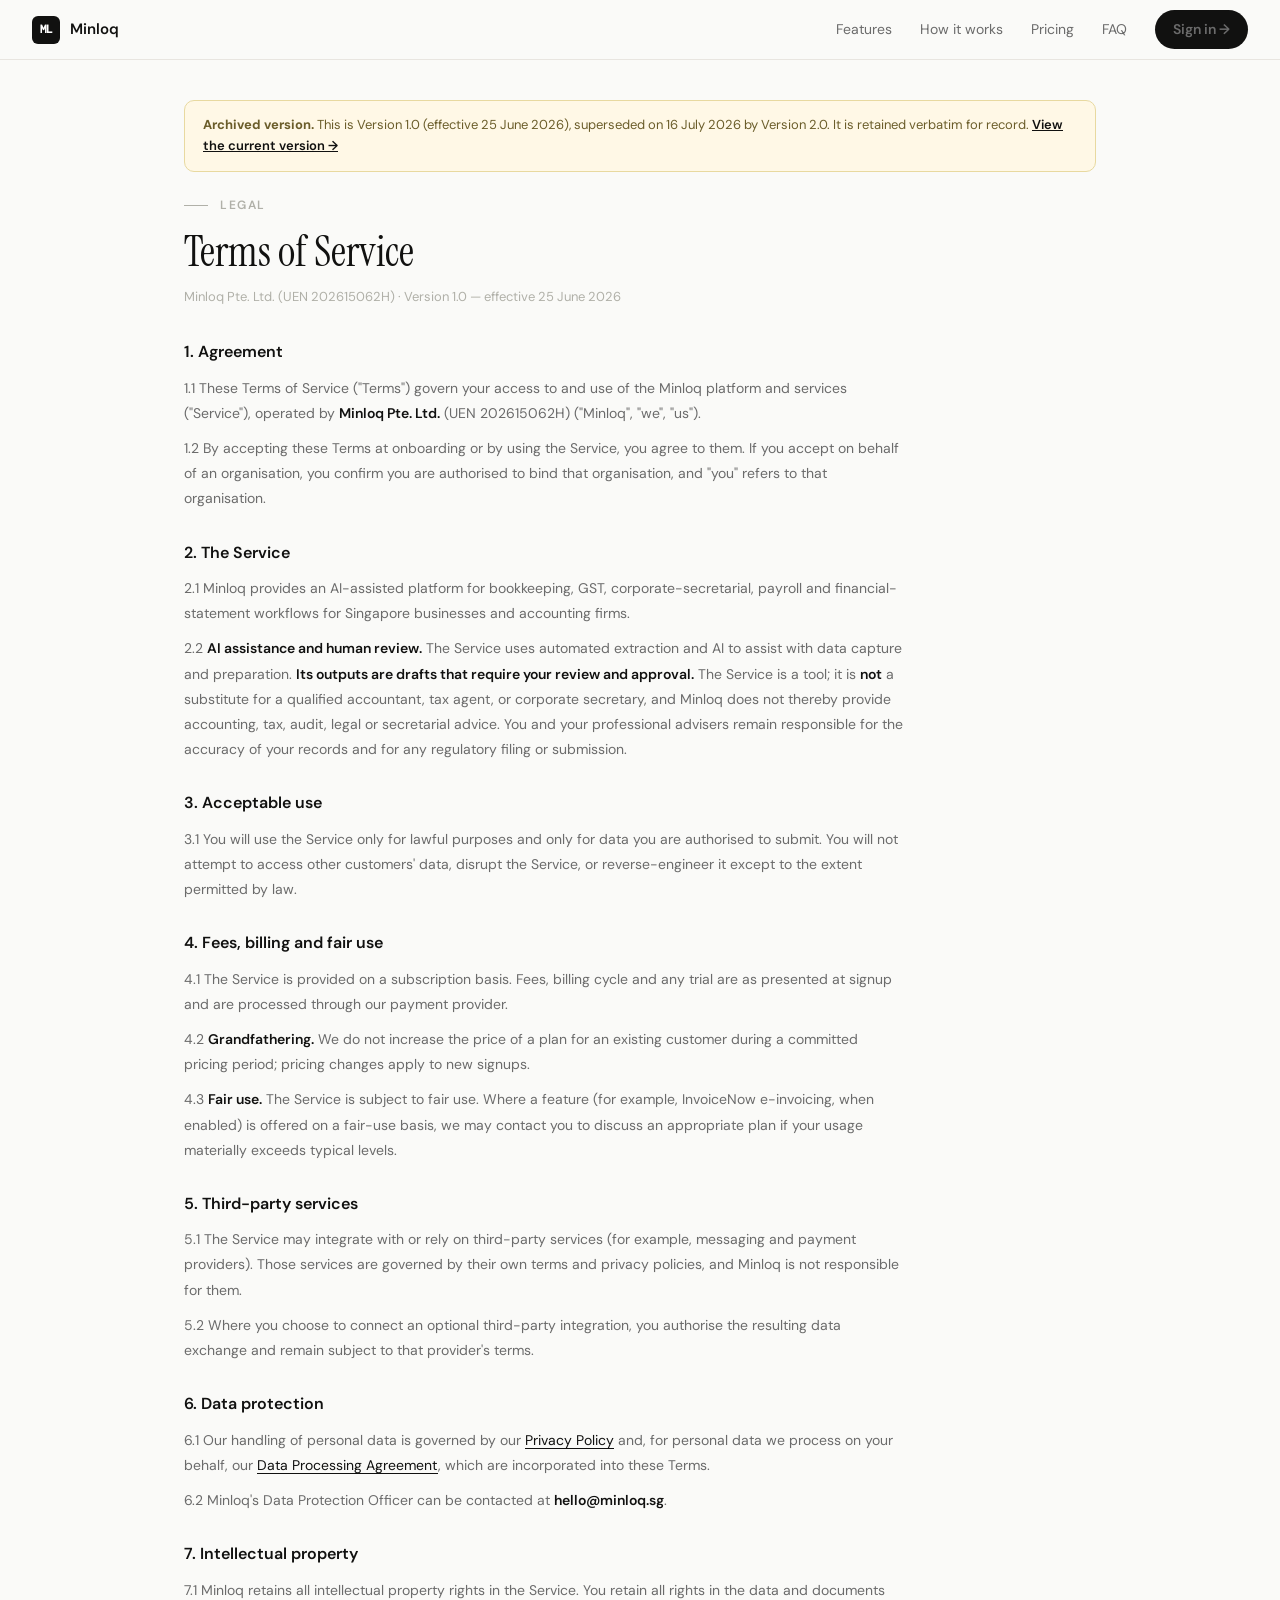
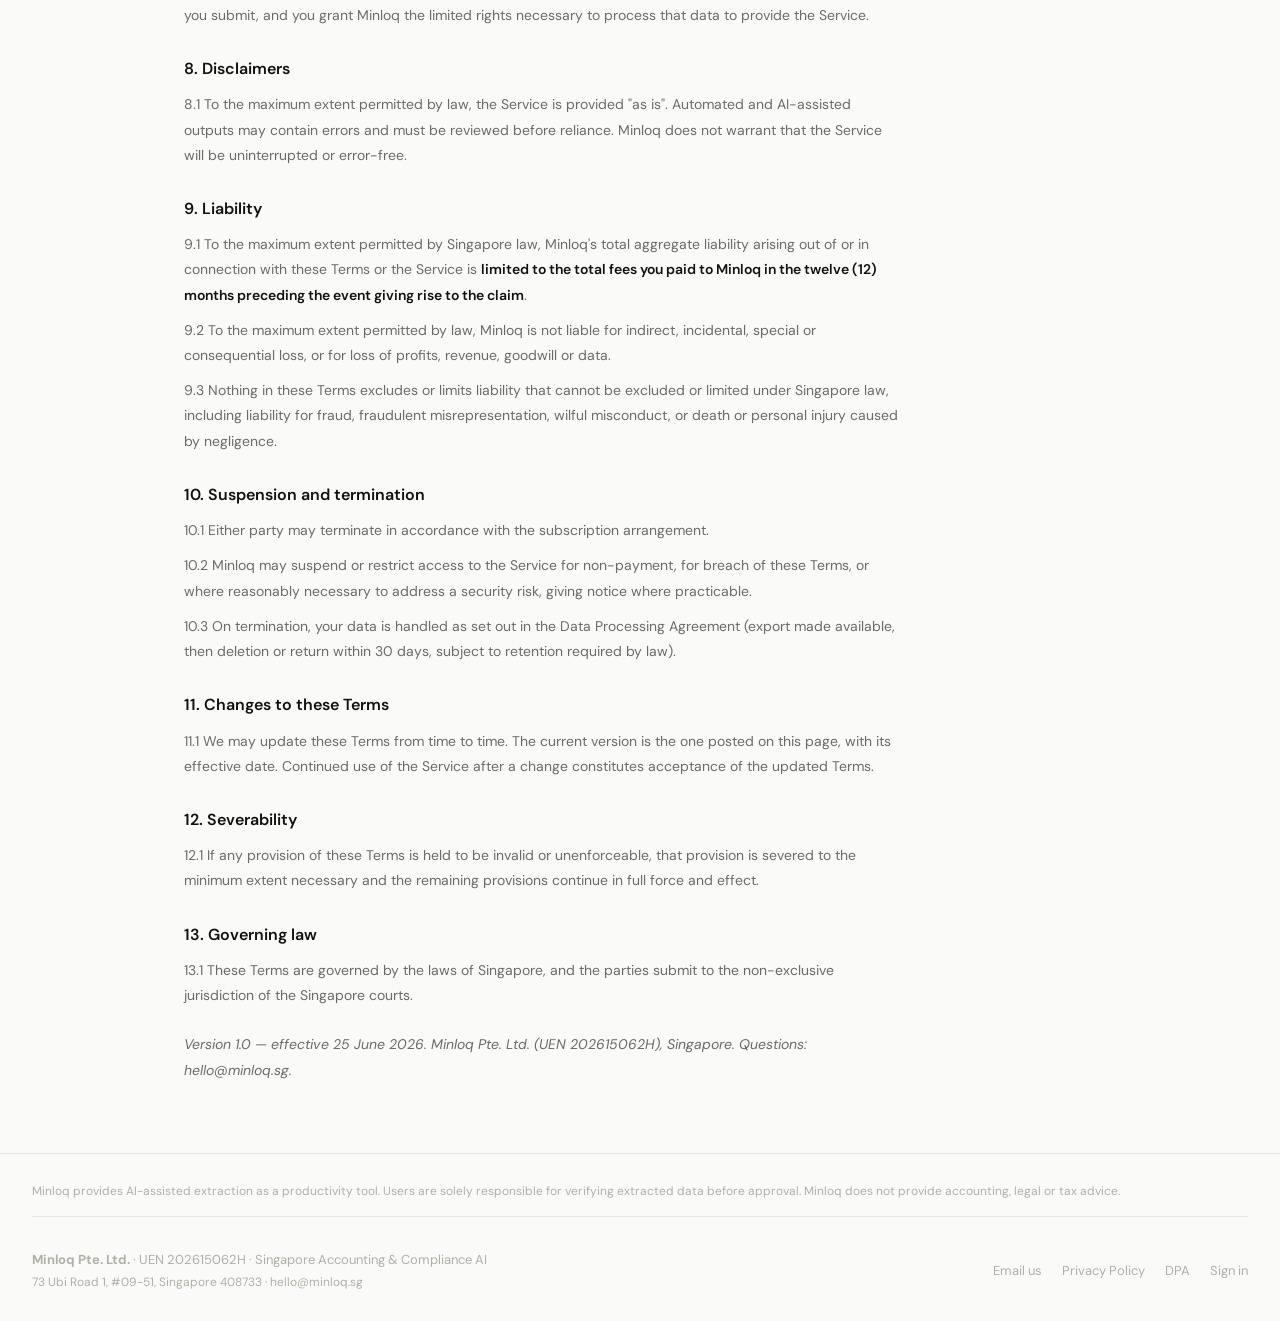
<file: terms-v1.0.html>
<!DOCTYPE html>
<html lang="en">
<head>
<meta charset="UTF-8"/>
<meta name="viewport" content="width=device-width, initial-scale=1.0"/>
<meta name="robots" content="noindex"/>
<title>Terms of Service — Minloq</title>
<meta name="description" content="Minloq Terms of Service. The terms governing access to and use of the Minloq platform for Singapore bookkeeping and compliance workflows."/>
<link rel="icon" type="image/svg+xml" href="data:image/svg+xml;utf8,<svg xmlns='http://www.w3.org/2000/svg' viewBox='0 0 64 64'><rect width='64' height='64' rx='14' fill='%23111110'/><text x='32' y='43' font-family='ui-sans-serif,system-ui,sans-serif' font-size='26' font-weight='700' fill='%23ffffff' text-anchor='middle' letter-spacing='-1'>ML</text></svg>"/>
<link href="https://fonts.googleapis.com/css2?family=Instrument+Serif:ital@0;1&family=DM+Sans:wght@300;400;500;600&family=DM+Mono:wght@400;500&display=swap" rel="stylesheet"/>
<style>
*{box-sizing:border-box;margin:0;padding:0;}
:root{
  --bg:#fafaf8;
  --surface:#ffffff;
  --text:#111110;
  --text2:#6b6b6b;
  --text3:#b0b0a8;
  --border:#e8e5e0;
  --accent:#111110;
  --radius:10px;
}
html{scroll-behavior:smooth;}
body{font-family:'DM Sans',sans-serif;background:var(--bg);color:var(--text);font-size:15px;line-height:1.65;-webkit-font-smoothing:antialiased;}

/* Nav — matches index.html */
nav{position:fixed;top:0;left:0;right:0;z-index:100;padding:0 32px;height:60px;display:flex;align-items:center;justify-content:space-between;background:rgba(250,250,248,.92);backdrop-filter:blur(12px);border-bottom:1px solid var(--border);}
.nav-logo{display:flex;align-items:center;gap:10px;text-decoration:none;}
.nav-logo-mark{width:28px;height:28px;background:var(--text);border-radius:6px;display:flex;align-items:center;justify-content:center;font-size:11px;font-weight:700;color:#fff;letter-spacing:-0.5px;font-family:'DM Mono',monospace;}
.nav-logo-text{font-size:15px;font-weight:600;color:var(--text);}
.nav-links{display:flex;align-items:center;gap:28px;}
.nav-links a{font-size:14px;color:var(--text2);text-decoration:none;transition:color .15s;}
.nav-links a:hover{color:var(--text);}
.nav-cta{padding:8px 18px;background:var(--text);color:#fff;border-radius:99px;font-size:13.5px;font-weight:600;text-decoration:none;transition:opacity .15s;}
.nav-cta:hover{opacity:.85;}
.nav-mobile{display:none;background:none;border:none;cursor:pointer;font-size:20px;}
@media(max-width:640px){
  .nav-links{display:none;}
  .nav-mobile{display:block;}
  .nav-links.mobile-open{display:flex;flex-direction:column;align-items:flex-start;gap:14px;position:absolute;top:60px;left:0;right:0;padding:16px 24px;background:rgba(250,250,248,.98);backdrop-filter:blur(12px);border-bottom:1px solid var(--border);}
}

/* Content */
.section-inner{max-width:960px;margin:0 auto;padding:0 24px;}
.privacy-page{padding:100px 0 60px;}
.section-label{font-size:12px;font-weight:600;letter-spacing:1.5px;text-transform:uppercase;color:var(--text3);display:flex;align-items:center;gap:12px;margin-bottom:12px;}
.section-label span{width:24px;height:1px;background:var(--text3);}
.section-h2{font-family:'Instrument Serif',serif;font-size:clamp(28px,4vw,42px);font-weight:400;line-height:1.2;margin-bottom:8px;}
.privacy-content{max-width:720px;}
.privacy-content h3{font-size:16px;font-weight:600;margin:28px 0 10px;}
.privacy-content h3:first-child{margin-top:0;}
.privacy-content p{font-size:14px;color:var(--text2);line-height:1.8;margin-bottom:10px;}
.privacy-content a{color:var(--text);text-decoration:underline;text-underline-offset:3px;}
.privacy-content ul{padding-left:20px;margin-bottom:10px;}
.privacy-content ul li{font-size:14px;color:var(--text2);line-height:1.8;}
.privacy-content strong{color:var(--text);font-weight:600;}
.privacy-content em{font-style:italic;}

/* Footer — matches index.html */
footer{padding:28px 32px;border-top:1px solid var(--border);display:flex;justify-content:space-between;align-items:center;flex-wrap:wrap;gap:16px;font-size:13px;color:var(--text3);}
.footer-links{display:flex;gap:20px;}
.footer-links a{color:var(--text3);text-decoration:none;transition:color .15s;}
.footer-links a:hover{color:var(--text);}
</style>
</head>
<body>

<!-- NAV -->
<nav>
  <a class="nav-logo" href="/">
    <div class="nav-logo-mark">ML</div>
    <span class="nav-logo-text">Minloq</span>
  </a>
  <div class="nav-links">
    <a href="/#features">Features</a>
    <a href="/#how">How it works</a>
    <a href="/#pricing">Pricing</a>
    <a href="/#faq">FAQ</a>
    <a href="https://app.minloq.sg" class="nav-cta">Sign in →</a>
  </div>
  <button class="nav-mobile" onclick="toggleMobileMenu()">☰</button>
</nav>

<!-- TERMS OF SERVICE -->
<section class="privacy-page">
  <div class="section-inner">
    <div style="max-width:960px;margin:0 auto 24px;padding:14px 18px;background:#fff8e6;border:1px solid #e8d9a0;border-radius:10px;font-size:13px;line-height:1.6;color:#6b5d2a;"><strong>Archived version.</strong> This is Version 1.0 (effective 25 June 2026), superseded on 16 July 2026 by Version 2.0. It is retained verbatim for record. <a href="/terms" style="color:#111110;font-weight:600;">View the current version →</a></div>
    <div class="section-label"><span></span> Legal</div>
    <h2 class="section-h2">Terms of Service</h2>
    <p style="font-size:13px;color:var(--text3);margin-bottom:32px;">Minloq Pte. Ltd. (UEN 202615062H) · Version 1.0 — effective 25 June 2026</p>

    <div class="privacy-content">
      <h3>1. Agreement</h3>
      <p>1.1 These Terms of Service ("Terms") govern your access to and use of the Minloq platform and services ("Service"), operated by <strong>Minloq Pte. Ltd.</strong> (UEN 202615062H) ("Minloq", "we", "us").</p>
      <p>1.2 By accepting these Terms at onboarding or by using the Service, you agree to them. If you accept on behalf of an organisation, you confirm you are authorised to bind that organisation, and "you" refers to that organisation.</p>

      <h3>2. The Service</h3>
      <p>2.1 Minloq provides an AI-assisted platform for bookkeeping, GST, corporate-secretarial, payroll and financial-statement workflows for Singapore businesses and accounting firms.</p>
      <p>2.2 <strong>AI assistance and human review.</strong> The Service uses automated extraction and AI to assist with data capture and preparation. <strong>Its outputs are drafts that require your review and approval.</strong> The Service is a tool; it is <strong>not</strong> a substitute for a qualified accountant, tax agent, or corporate secretary, and Minloq does not thereby provide accounting, tax, audit, legal or secretarial advice. You and your professional advisers remain responsible for the accuracy of your records and for any regulatory filing or submission.</p>

      <h3>3. Acceptable use</h3>
      <p>3.1 You will use the Service only for lawful purposes and only for data you are authorised to submit. You will not attempt to access other customers' data, disrupt the Service, or reverse-engineer it except to the extent permitted by law.</p>

      <h3>4. Fees, billing and fair use</h3>
      <p>4.1 The Service is provided on a subscription basis. Fees, billing cycle and any trial are as presented at signup and are processed through our payment provider.</p>
      <p>4.2 <strong>Grandfathering.</strong> We do not increase the price of a plan for an existing customer during a committed pricing period; pricing changes apply to new signups.</p>
      <p>4.3 <strong>Fair use.</strong> The Service is subject to fair use. Where a feature (for example, InvoiceNow e-invoicing, when enabled) is offered on a fair-use basis, we may contact you to discuss an appropriate plan if your usage materially exceeds typical levels.</p>

      <h3>5. Third-party services</h3>
      <p>5.1 The Service may integrate with or rely on third-party services (for example, messaging and payment providers). Those services are governed by their own terms and privacy policies, and Minloq is not responsible for them.</p>
      <p>5.2 Where you choose to connect an optional third-party integration, you authorise the resulting data exchange and remain subject to that provider's terms.</p>

      <h3>6. Data protection</h3>
      <p>6.1 Our handling of personal data is governed by our <a href="/privacy">Privacy Policy</a> and, for personal data we process on your behalf, our <a href="/dpa">Data Processing Agreement</a>, which are incorporated into these Terms.</p>
      <p>6.2 Minloq's Data Protection Officer can be contacted at <strong>hello@minloq.sg</strong>.</p>

      <h3>7. Intellectual property</h3>
      <p>7.1 Minloq retains all intellectual property rights in the Service. You retain all rights in the data and documents you submit, and you grant Minloq the limited rights necessary to process that data to provide the Service.</p>

      <h3>8. Disclaimers</h3>
      <p>8.1 To the maximum extent permitted by law, the Service is provided "as is". Automated and AI-assisted outputs may contain errors and must be reviewed before reliance. Minloq does not warrant that the Service will be uninterrupted or error-free.</p>

      <h3>9. Liability</h3>
      <p>9.1 To the maximum extent permitted by Singapore law, Minloq's total aggregate liability arising out of or in connection with these Terms or the Service is <strong>limited to the total fees you paid to Minloq in the twelve (12) months preceding the event giving rise to the claim</strong>.</p>
      <p>9.2 To the maximum extent permitted by law, Minloq is not liable for indirect, incidental, special or consequential loss, or for loss of profits, revenue, goodwill or data.</p>
      <p>9.3 Nothing in these Terms excludes or limits liability that cannot be excluded or limited under Singapore law, including liability for fraud, fraudulent misrepresentation, wilful misconduct, or death or personal injury caused by negligence.</p>

      <h3>10. Suspension and termination</h3>
      <p>10.1 Either party may terminate in accordance with the subscription arrangement.</p>
      <p>10.2 Minloq may suspend or restrict access to the Service for non-payment, for breach of these Terms, or where reasonably necessary to address a security risk, giving notice where practicable.</p>
      <p>10.3 On termination, your data is handled as set out in the Data Processing Agreement (export made available, then deletion or return within 30 days, subject to retention required by law).</p>

      <h3>11. Changes to these Terms</h3>
      <p>11.1 We may update these Terms from time to time. The current version is the one posted on this page, with its effective date. Continued use of the Service after a change constitutes acceptance of the updated Terms.</p>

      <h3>12. Severability</h3>
      <p>12.1 If any provision of these Terms is held to be invalid or unenforceable, that provision is severed to the minimum extent necessary and the remaining provisions continue in full force and effect.</p>

      <h3>13. Governing law</h3>
      <p>13.1 These Terms are governed by the laws of Singapore, and the parties submit to the non-exclusive jurisdiction of the Singapore courts.</p>

      <p style="margin-top:24px;"><em>Version 1.0 — effective 25 June 2026. Minloq Pte. Ltd. (UEN 202615062H), Singapore. Questions: hello@minloq.sg.</em></p>
    </div>
  </div>
</section>

<!-- FOOTER -->
<footer>
  <div class="footer-disclaimer" style="width:100%;padding-bottom:16px;margin-bottom:16px;border-bottom:1px solid var(--border);font-size:12px;color:var(--text3);line-height:1.55;">
    Minloq provides AI-assisted extraction as a productivity tool. Users are solely responsible for verifying extracted data before approval. Minloq does not provide accounting, legal or tax advice.
  </div>
  <div class="footer-left">
    <strong>Minloq Pte. Ltd.</strong> · UEN 202615062H · Singapore Accounting & Compliance AI<br/>
    <span style="font-size:12px;">73 Ubi Road 1, #09-51, Singapore 408733 · <a href="mailto:hello@minloq.sg" style="color:var(--text3);text-decoration:none;">hello@minloq.sg</a></span>
  </div>
  <div class="footer-links">
    <a href="mailto:hello@minloq.sg">Email us</a>
    <a href="/privacy">Privacy Policy</a>
    <a href="/dpa">DPA</a>
    <a href="https://app.minloq.sg">Sign in</a>
  </div>
</footer>

<script>
function toggleMobileMenu() {
  var links = document.querySelector('.nav-links');
  if (links) links.classList.toggle('mobile-open');
}
document.querySelectorAll('.nav-links a').forEach(function(a) {
  a.addEventListener('click', function() {
    var links = document.querySelector('.nav-links');
    if (links && links.classList.contains('mobile-open')) links.classList.remove('mobile-open');
  });
});
</script>
</body>
</html>
</file>
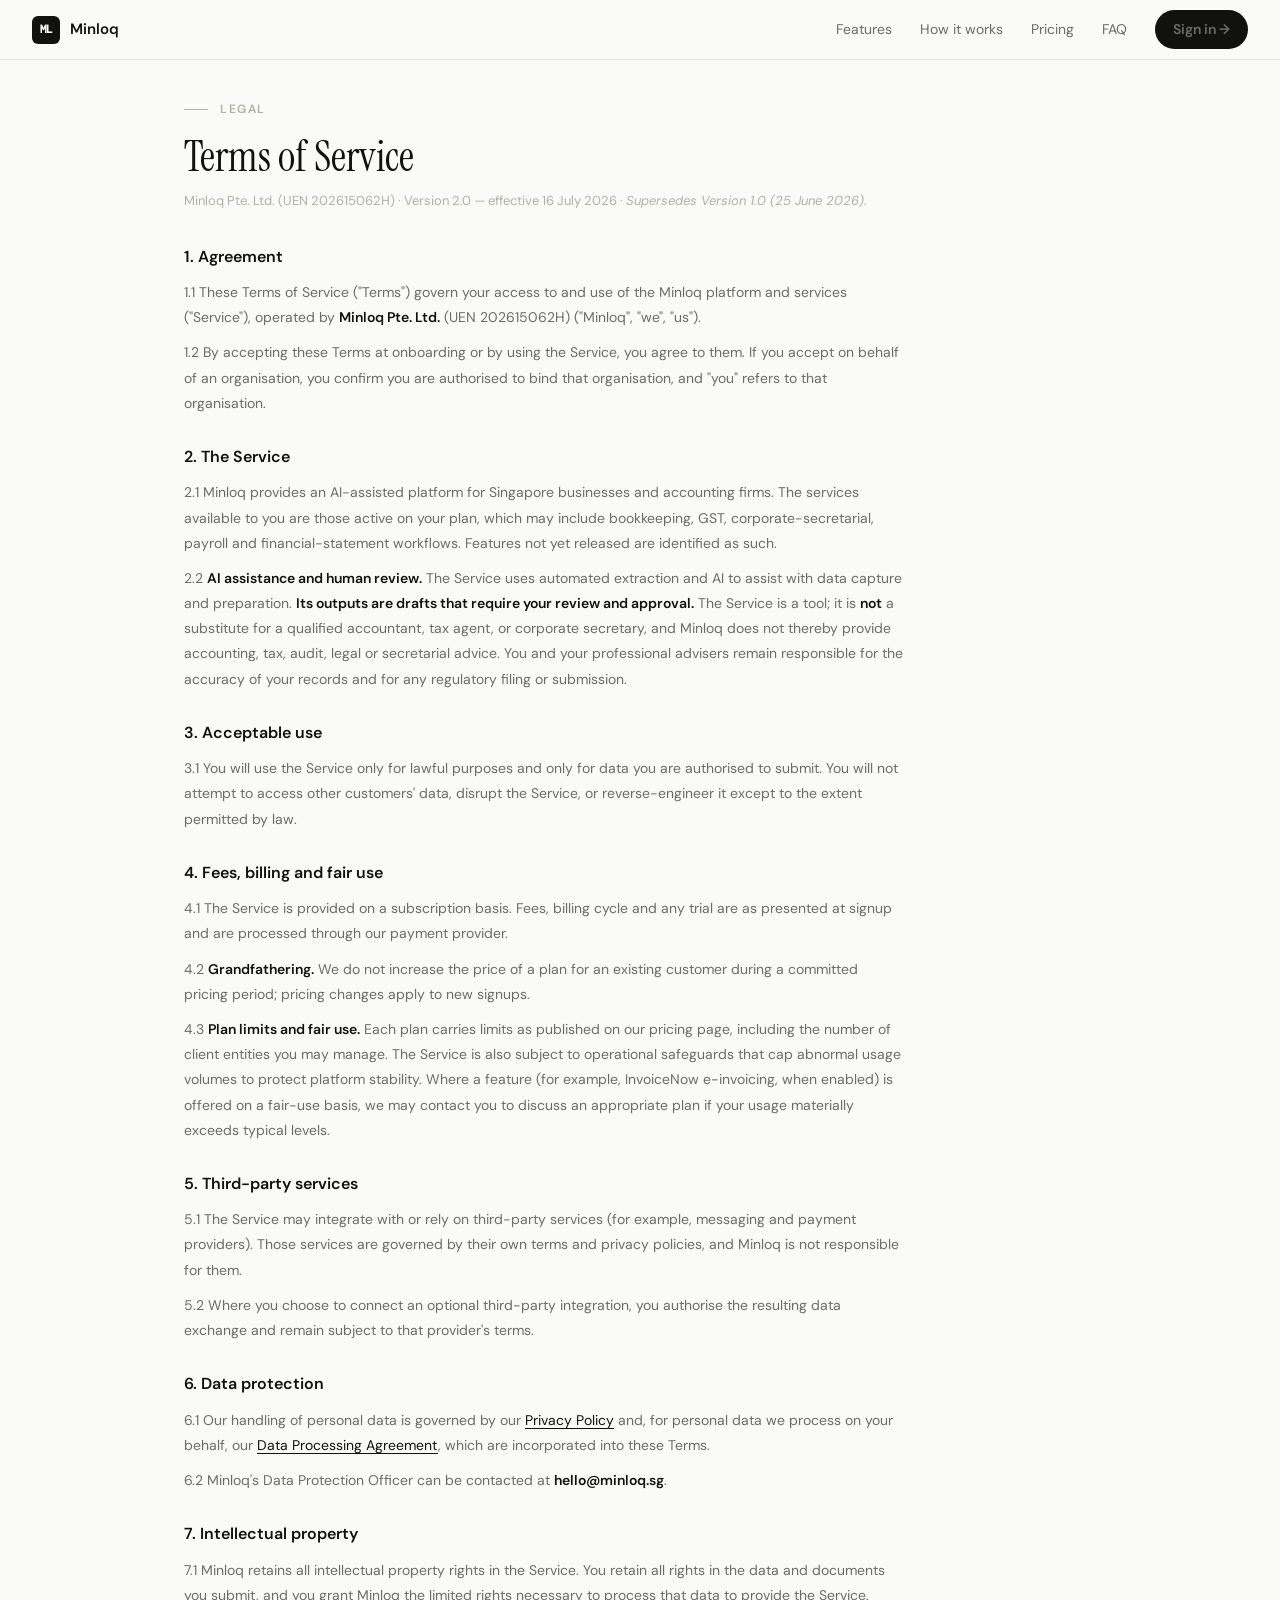
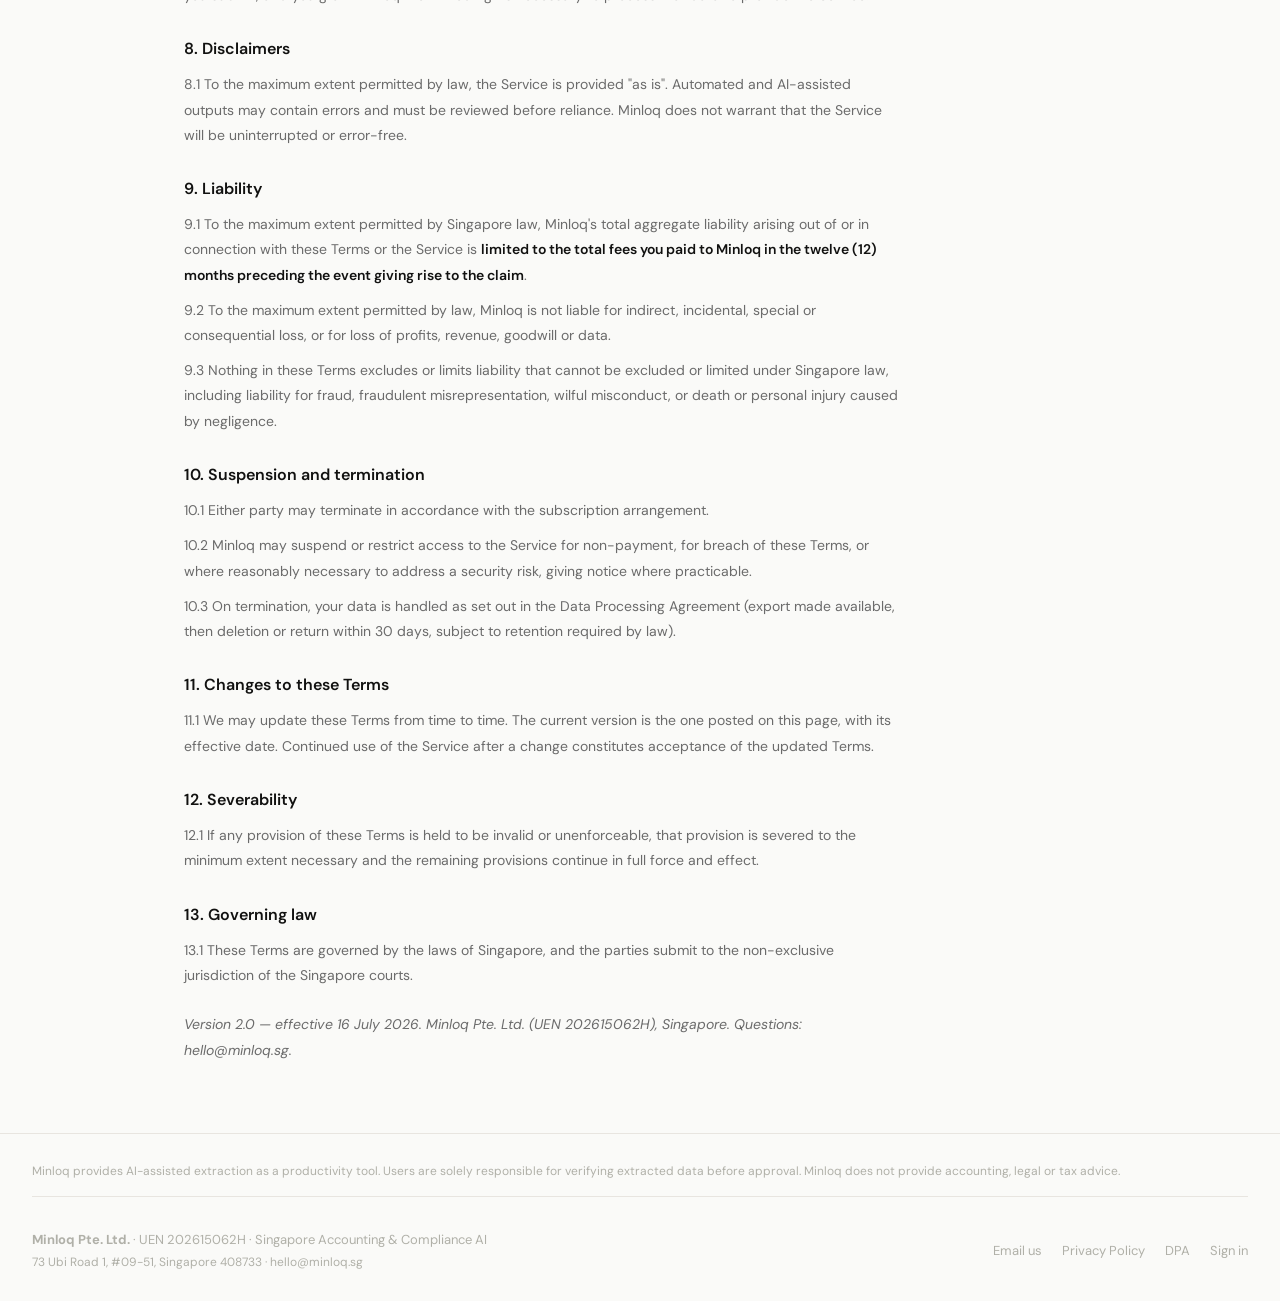
<file: terms.html>
<!DOCTYPE html>
<html lang="en">
<head>
<meta charset="UTF-8"/>
<meta name="viewport" content="width=device-width, initial-scale=1.0"/>
<title>Terms of Service — Minloq</title>
<meta name="description" content="Minloq Terms of Service. The terms governing access to and use of the Minloq platform for Singapore bookkeeping and compliance workflows."/>
<link rel="icon" type="image/svg+xml" href="data:image/svg+xml;utf8,<svg xmlns='http://www.w3.org/2000/svg' viewBox='0 0 64 64'><rect width='64' height='64' rx='14' fill='%23111110'/><text x='32' y='43' font-family='ui-sans-serif,system-ui,sans-serif' font-size='26' font-weight='700' fill='%23ffffff' text-anchor='middle' letter-spacing='-1'>ML</text></svg>"/>
<link href="https://fonts.googleapis.com/css2?family=Instrument+Serif:ital@0;1&family=DM+Sans:wght@300;400;500;600&family=DM+Mono:wght@400;500&display=swap" rel="stylesheet"/>
<style>
*{box-sizing:border-box;margin:0;padding:0;}
:root{
  --bg:#fafaf8;
  --surface:#ffffff;
  --text:#111110;
  --text2:#6b6b6b;
  --text3:#b0b0a8;
  --border:#e8e5e0;
  --accent:#111110;
  --radius:10px;
}
html{scroll-behavior:smooth;}
body{font-family:'DM Sans',sans-serif;background:var(--bg);color:var(--text);font-size:15px;line-height:1.65;-webkit-font-smoothing:antialiased;}

/* Nav — matches index.html */
nav{position:fixed;top:0;left:0;right:0;z-index:100;padding:0 32px;height:60px;display:flex;align-items:center;justify-content:space-between;background:rgba(250,250,248,.92);backdrop-filter:blur(12px);border-bottom:1px solid var(--border);}
.nav-logo{display:flex;align-items:center;gap:10px;text-decoration:none;}
.nav-logo-mark{width:28px;height:28px;background:var(--text);border-radius:6px;display:flex;align-items:center;justify-content:center;font-size:11px;font-weight:700;color:#fff;letter-spacing:-0.5px;font-family:'DM Mono',monospace;}
.nav-logo-text{font-size:15px;font-weight:600;color:var(--text);}
.nav-links{display:flex;align-items:center;gap:28px;}
.nav-links a{font-size:14px;color:var(--text2);text-decoration:none;transition:color .15s;}
.nav-links a:hover{color:var(--text);}
.nav-cta{padding:8px 18px;background:var(--text);color:#fff;border-radius:99px;font-size:13.5px;font-weight:600;text-decoration:none;transition:opacity .15s;}
.nav-cta:hover{opacity:.85;}
.nav-mobile{display:none;background:none;border:none;cursor:pointer;font-size:20px;}
@media(max-width:640px){
  .nav-links{display:none;}
  .nav-mobile{display:block;}
  .nav-links.mobile-open{display:flex;flex-direction:column;align-items:flex-start;gap:14px;position:absolute;top:60px;left:0;right:0;padding:16px 24px;background:rgba(250,250,248,.98);backdrop-filter:blur(12px);border-bottom:1px solid var(--border);}
}

/* Content */
.section-inner{max-width:960px;margin:0 auto;padding:0 24px;}
.privacy-page{padding:100px 0 60px;}
.section-label{font-size:12px;font-weight:600;letter-spacing:1.5px;text-transform:uppercase;color:var(--text3);display:flex;align-items:center;gap:12px;margin-bottom:12px;}
.section-label span{width:24px;height:1px;background:var(--text3);}
.section-h2{font-family:'Instrument Serif',serif;font-size:clamp(28px,4vw,42px);font-weight:400;line-height:1.2;margin-bottom:8px;}
.privacy-content{max-width:720px;}
.privacy-content h3{font-size:16px;font-weight:600;margin:28px 0 10px;}
.privacy-content h3:first-child{margin-top:0;}
.privacy-content p{font-size:14px;color:var(--text2);line-height:1.8;margin-bottom:10px;}
.privacy-content a{color:var(--text);text-decoration:underline;text-underline-offset:3px;}
.privacy-content ul{padding-left:20px;margin-bottom:10px;}
.privacy-content ul li{font-size:14px;color:var(--text2);line-height:1.8;}
.privacy-content strong{color:var(--text);font-weight:600;}
.privacy-content em{font-style:italic;}

/* Footer — matches index.html */
footer{padding:28px 32px;border-top:1px solid var(--border);display:flex;justify-content:space-between;align-items:center;flex-wrap:wrap;gap:16px;font-size:13px;color:var(--text3);}
.footer-links{display:flex;gap:20px;}
.footer-links a{color:var(--text3);text-decoration:none;transition:color .15s;}
.footer-links a:hover{color:var(--text);}
</style>
</head>
<body>

<!-- NAV -->
<nav>
  <a class="nav-logo" href="/">
    <div class="nav-logo-mark">ML</div>
    <span class="nav-logo-text">Minloq</span>
  </a>
  <div class="nav-links">
    <a href="/#features">Features</a>
    <a href="/#how">How it works</a>
    <a href="/#pricing">Pricing</a>
    <a href="/#faq">FAQ</a>
    <a href="https://app.minloq.sg" class="nav-cta">Sign in →</a>
  </div>
  <button class="nav-mobile" onclick="toggleMobileMenu()">☰</button>
</nav>

<!-- TERMS OF SERVICE -->
<section class="privacy-page">
  <div class="section-inner">
    <div class="section-label"><span></span> Legal</div>
    <h2 class="section-h2">Terms of Service</h2>
    <p style="font-size:13px;color:var(--text3);margin-bottom:32px;">Minloq Pte. Ltd. (UEN 202615062H) · Version 2.0 — effective 16 July 2026 · <em>Supersedes Version 1.0 (25 June 2026).</em></p>

    <div class="privacy-content">
      <h3>1. Agreement</h3>
      <p>1.1 These Terms of Service ("Terms") govern your access to and use of the Minloq platform and services ("Service"), operated by <strong>Minloq Pte. Ltd.</strong> (UEN 202615062H) ("Minloq", "we", "us").</p>
      <p>1.2 By accepting these Terms at onboarding or by using the Service, you agree to them. If you accept on behalf of an organisation, you confirm you are authorised to bind that organisation, and "you" refers to that organisation.</p>

      <h3>2. The Service</h3>
      <p>2.1 Minloq provides an AI-assisted platform for Singapore businesses and accounting firms. The services available to you are those active on your plan, which may include bookkeeping, GST, corporate-secretarial, payroll and financial-statement workflows. Features not yet released are identified as such.</p>
      <p>2.2 <strong>AI assistance and human review.</strong> The Service uses automated extraction and AI to assist with data capture and preparation. <strong>Its outputs are drafts that require your review and approval.</strong> The Service is a tool; it is <strong>not</strong> a substitute for a qualified accountant, tax agent, or corporate secretary, and Minloq does not thereby provide accounting, tax, audit, legal or secretarial advice. You and your professional advisers remain responsible for the accuracy of your records and for any regulatory filing or submission.</p>

      <h3>3. Acceptable use</h3>
      <p>3.1 You will use the Service only for lawful purposes and only for data you are authorised to submit. You will not attempt to access other customers' data, disrupt the Service, or reverse-engineer it except to the extent permitted by law.</p>

      <h3>4. Fees, billing and fair use</h3>
      <p>4.1 The Service is provided on a subscription basis. Fees, billing cycle and any trial are as presented at signup and are processed through our payment provider.</p>
      <p>4.2 <strong>Grandfathering.</strong> We do not increase the price of a plan for an existing customer during a committed pricing period; pricing changes apply to new signups.</p>
      <p>4.3 <strong>Plan limits and fair use.</strong> Each plan carries limits as published on our pricing page, including the number of client entities you may manage. The Service is also subject to operational safeguards that cap abnormal usage volumes to protect platform stability. Where a feature (for example, InvoiceNow e-invoicing, when enabled) is offered on a fair-use basis, we may contact you to discuss an appropriate plan if your usage materially exceeds typical levels.</p>

      <h3>5. Third-party services</h3>
      <p>5.1 The Service may integrate with or rely on third-party services (for example, messaging and payment providers). Those services are governed by their own terms and privacy policies, and Minloq is not responsible for them.</p>
      <p>5.2 Where you choose to connect an optional third-party integration, you authorise the resulting data exchange and remain subject to that provider's terms.</p>

      <h3>6. Data protection</h3>
      <p>6.1 Our handling of personal data is governed by our <a href="/privacy">Privacy Policy</a> and, for personal data we process on your behalf, our <a href="/dpa">Data Processing Agreement</a>, which are incorporated into these Terms.</p>
      <p>6.2 Minloq's Data Protection Officer can be contacted at <strong>hello@minloq.sg</strong>.</p>

      <h3>7. Intellectual property</h3>
      <p>7.1 Minloq retains all intellectual property rights in the Service. You retain all rights in the data and documents you submit, and you grant Minloq the limited rights necessary to process that data to provide the Service.</p>

      <h3>8. Disclaimers</h3>
      <p>8.1 To the maximum extent permitted by law, the Service is provided "as is". Automated and AI-assisted outputs may contain errors and must be reviewed before reliance. Minloq does not warrant that the Service will be uninterrupted or error-free.</p>

      <h3>9. Liability</h3>
      <p>9.1 To the maximum extent permitted by Singapore law, Minloq's total aggregate liability arising out of or in connection with these Terms or the Service is <strong>limited to the total fees you paid to Minloq in the twelve (12) months preceding the event giving rise to the claim</strong>.</p>
      <p>9.2 To the maximum extent permitted by law, Minloq is not liable for indirect, incidental, special or consequential loss, or for loss of profits, revenue, goodwill or data.</p>
      <p>9.3 Nothing in these Terms excludes or limits liability that cannot be excluded or limited under Singapore law, including liability for fraud, fraudulent misrepresentation, wilful misconduct, or death or personal injury caused by negligence.</p>

      <h3>10. Suspension and termination</h3>
      <p>10.1 Either party may terminate in accordance with the subscription arrangement.</p>
      <p>10.2 Minloq may suspend or restrict access to the Service for non-payment, for breach of these Terms, or where reasonably necessary to address a security risk, giving notice where practicable.</p>
      <p>10.3 On termination, your data is handled as set out in the Data Processing Agreement (export made available, then deletion or return within 30 days, subject to retention required by law).</p>

      <h3>11. Changes to these Terms</h3>
      <p>11.1 We may update these Terms from time to time. The current version is the one posted on this page, with its effective date. Continued use of the Service after a change constitutes acceptance of the updated Terms.</p>

      <h3>12. Severability</h3>
      <p>12.1 If any provision of these Terms is held to be invalid or unenforceable, that provision is severed to the minimum extent necessary and the remaining provisions continue in full force and effect.</p>

      <h3>13. Governing law</h3>
      <p>13.1 These Terms are governed by the laws of Singapore, and the parties submit to the non-exclusive jurisdiction of the Singapore courts.</p>

      <p style="margin-top:24px;"><em>Version 2.0 — effective 16 July 2026. Minloq Pte. Ltd. (UEN 202615062H), Singapore. Questions: hello@minloq.sg.</em></p>
    </div>
  </div>
</section>

<!-- FOOTER -->
<footer>
  <div class="footer-disclaimer" style="width:100%;padding-bottom:16px;margin-bottom:16px;border-bottom:1px solid var(--border);font-size:12px;color:var(--text3);line-height:1.55;">
    Minloq provides AI-assisted extraction as a productivity tool. Users are solely responsible for verifying extracted data before approval. Minloq does not provide accounting, legal or tax advice.
  </div>
  <div class="footer-left">
    <strong>Minloq Pte. Ltd.</strong> · UEN 202615062H · Singapore Accounting & Compliance AI<br/>
    <span style="font-size:12px;">73 Ubi Road 1, #09-51, Singapore 408733 · <a href="mailto:hello@minloq.sg" style="color:var(--text3);text-decoration:none;">hello@minloq.sg</a></span>
  </div>
  <div class="footer-links">
    <a href="mailto:hello@minloq.sg">Email us</a>
    <a href="/privacy">Privacy Policy</a>
    <a href="/dpa">DPA</a>
    <a href="https://app.minloq.sg">Sign in</a>
  </div>
</footer>

<script>
function toggleMobileMenu() {
  var links = document.querySelector('.nav-links');
  if (links) links.classList.toggle('mobile-open');
}
document.querySelectorAll('.nav-links a').forEach(function(a) {
  a.addEventListener('click', function() {
    var links = document.querySelector('.nav-links');
    if (links && links.classList.contains('mobile-open')) links.classList.remove('mobile-open');
  });
});
</script>
</body>
</html>
</file>
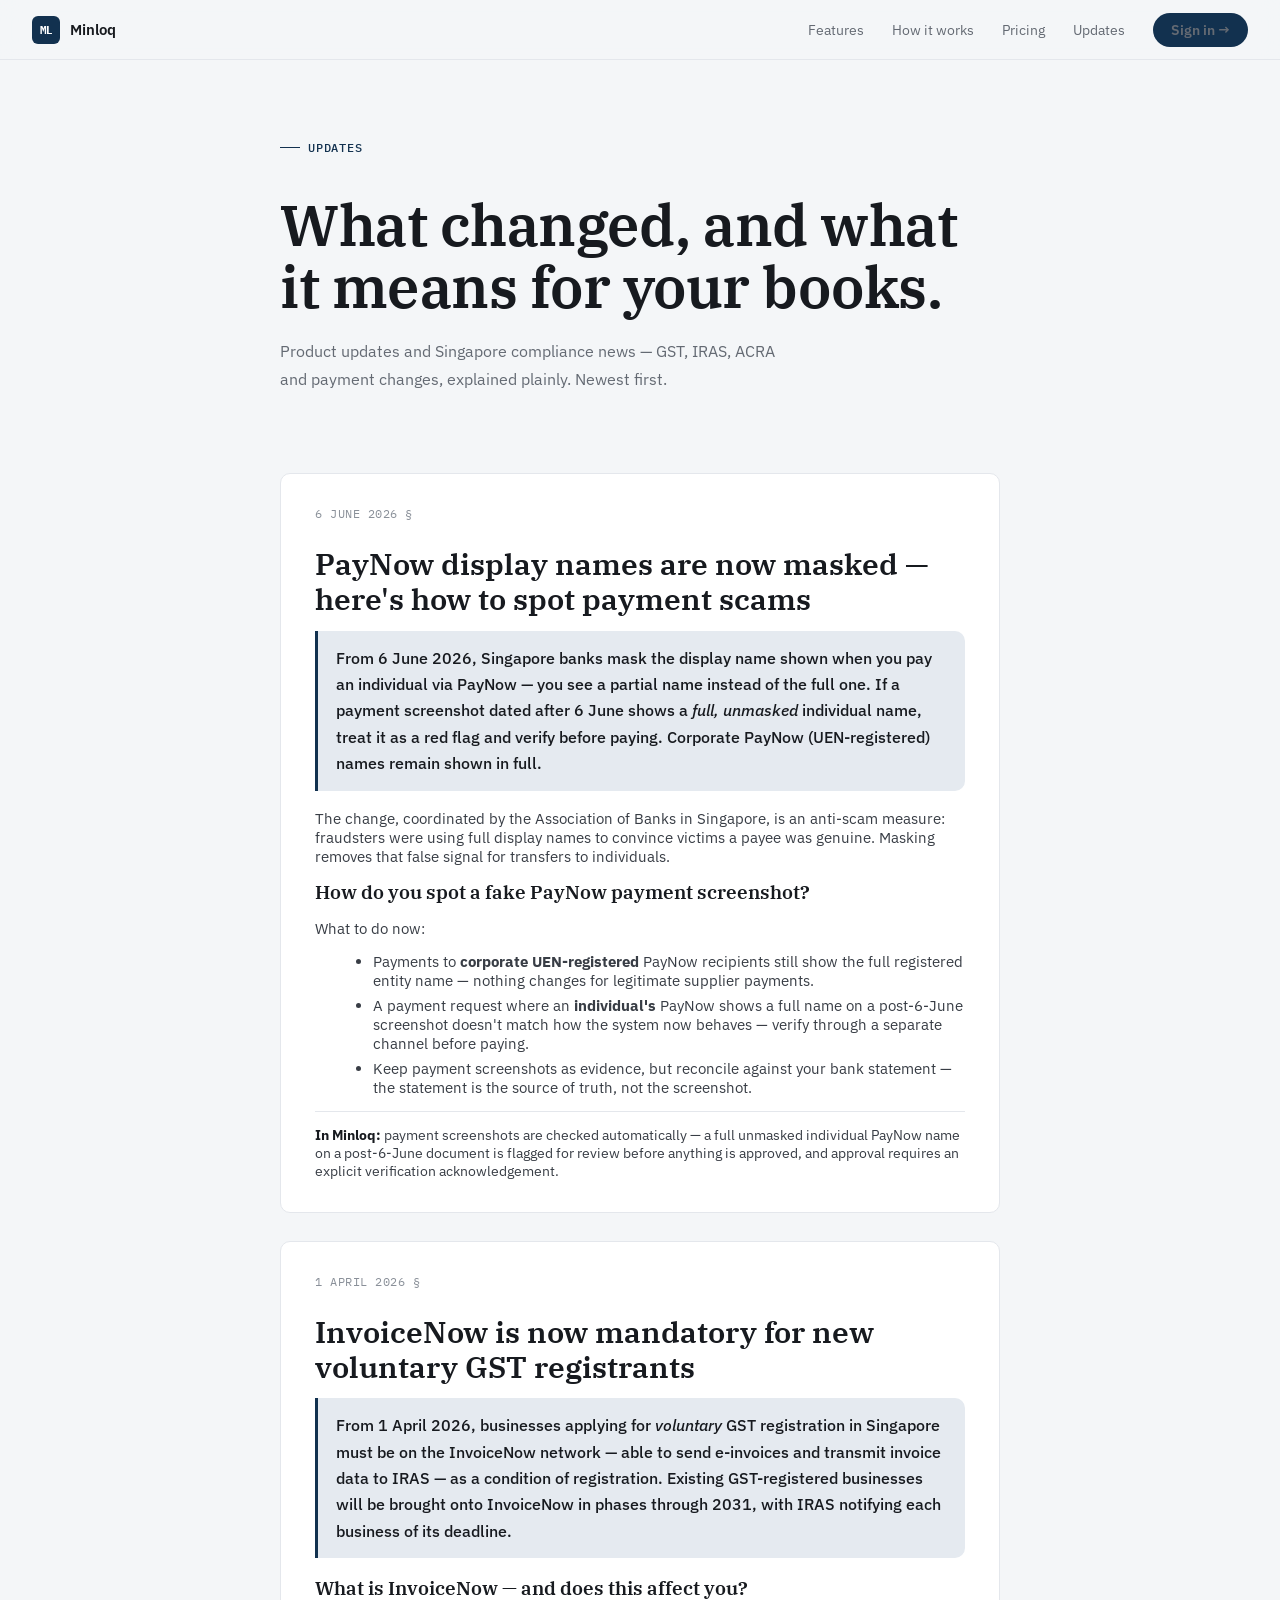
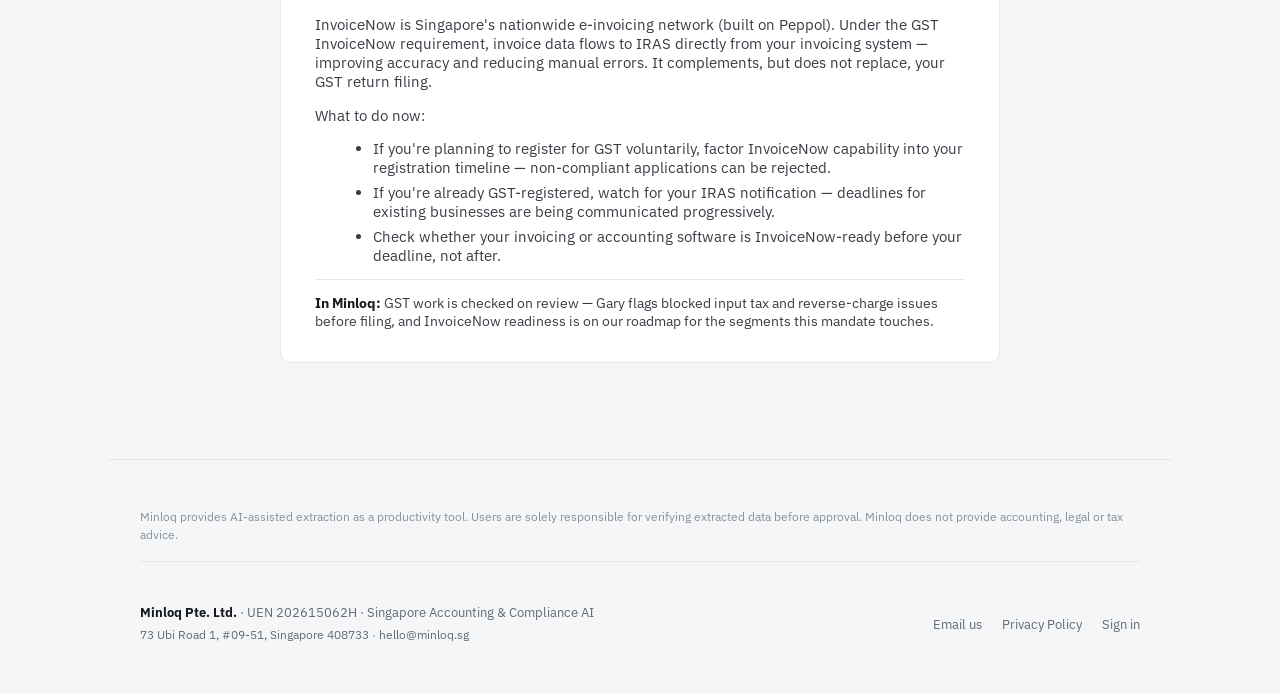
<file: updates.html>
<!DOCTYPE html>
<html lang="en">
<head>
<meta charset="UTF-8"/>
<meta name="viewport" content="width=device-width, initial-scale=1.0"/>
<title>Updates — Minloq | Singapore Accounting & Compliance AI</title>
<meta name="description" content="Product updates and Singapore compliance news from Minloq — GST, IRAS, ACRA and payment changes that affect Singapore SMEs and accounting firms, explained plainly."/>
<link rel="canonical" href="https://www.minloq.sg/updates"/>
<link rel="icon" type="image/svg+xml" href="data:image/svg+xml;utf8,<svg xmlns='http://www.w3.org/2000/svg' viewBox='0 0 64 64'><rect width='64' height='64' rx='14' fill='%2312314F'/><text x='32' y='43' font-family='ui-sans-serif,system-ui,sans-serif' font-size='26' font-weight='700' fill='%23ffffff' text-anchor='middle' letter-spacing='-1'>ML</text></svg>"/>
<link rel="preconnect" href="https://fonts.googleapis.com"/>
<link rel="preconnect" href="https://fonts.gstatic.com" crossorigin/>
<link href="https://fonts.googleapis.com/css2?family=IBM+Plex+Mono:wght@400;500&family=IBM+Plex+Sans:wght@400;500;600&family=IBM+Plex+Serif:wght@400;500;600&display=swap" rel="stylesheet"/>
<link rel="stylesheet" href="/css/landing.css"/>
<script type="application/ld+json">
{
  "@context": "https://schema.org",
  "@graph": [
    {
      "@type": "Organization",
      "@id": "https://www.minloq.sg/#org",
      "name": "Minloq Pte. Ltd.",
      "url": "https://www.minloq.sg/",
      "email": "hello@minloq.sg"
    },
    {
      "@type": "CollectionPage",
      "@id": "https://www.minloq.sg/updates",
      "url": "https://www.minloq.sg/updates",
      "name": "Updates — Minloq",
      "description": "Product updates and Singapore compliance news from Minloq — GST, IRAS, ACRA and payment changes that affect Singapore SMEs and accounting firms, explained plainly.",
      "inLanguage": "en-SG",
      "publisher": { "@id": "https://www.minloq.sg/#org" },
      "hasPart": [
        { "@id": "https://www.minloq.sg/updates#paynow-name-masking" },
        { "@id": "https://www.minloq.sg/updates#invoicenow-voluntary-gst" }
      ]
    },
    {
      "@type": "Article",
      "@id": "https://www.minloq.sg/updates#paynow-name-masking",
      "mainEntityOfPage": "https://www.minloq.sg/updates#paynow-name-masking",
      "url": "https://www.minloq.sg/updates#paynow-name-masking",
      "headline": "PayNow display names are now masked — here's how to spot payment scams",
      "datePublished": "2026-06-06",
      "inLanguage": "en-SG",
      "articleSection": "Updates",
      "author": { "@id": "https://www.minloq.sg/#org" },
      "publisher": { "@id": "https://www.minloq.sg/#org" }
    },
    {
      "@type": "Article",
      "@id": "https://www.minloq.sg/updates#invoicenow-voluntary-gst",
      "mainEntityOfPage": "https://www.minloq.sg/updates#invoicenow-voluntary-gst",
      "url": "https://www.minloq.sg/updates#invoicenow-voluntary-gst",
      "headline": "InvoiceNow is now mandatory for new voluntary GST registrants",
      "datePublished": "2026-04-01",
      "inLanguage": "en-SG",
      "articleSection": "Updates",
      "author": { "@id": "https://www.minloq.sg/#org" },
      "publisher": { "@id": "https://www.minloq.sg/#org" }
    },
    {
      "@type": "FAQPage",
      "@id": "https://www.minloq.sg/updates#faq",
      "mainEntity": [
        {
          "@type": "Question",
          "name": "How do you spot a fake PayNow payment screenshot?",
          "acceptedAnswer": {
            "@type": "Answer",
            "text": "From 6 June 2026, Singapore banks mask the display name shown when you pay an individual via PayNow — you see a partial name instead of the full one. If a payment screenshot dated after 6 June shows a full, unmasked individual name, treat it as a red flag and verify through a separate channel before paying. Corporate PayNow (UEN-registered) names remain shown in full, so legitimate supplier payments are unaffected."
          }
        },
        {
          "@type": "Question",
          "name": "What is InvoiceNow — and does this affect you?",
          "acceptedAnswer": {
            "@type": "Answer",
            "text": "InvoiceNow is Singapore's nationwide e-invoicing network, built on Peppol. From 1 April 2026, businesses applying for voluntary GST registration must be on the InvoiceNow network — able to send e-invoices and transmit invoice data to IRAS — as a condition of registration. Existing GST-registered businesses will be brought on in phases through 2031, with IRAS notifying each business of its deadline."
          }
        }
      ]
    }
  ]
}
</script>
<style>
/* Page-specific layout only — every colour/type token references
   css/landing.css (the single token source; no per-surface copies). */
nav.up-nav{position:fixed;top:0;left:0;right:0;z-index:100;padding:0 32px;height:60px;display:flex;align-items:center;justify-content:space-between;background:rgba(244,246,248,.92);backdrop-filter:blur(12px);border-bottom:1px solid var(--line);}
.nav-logo{display:flex;align-items:center;gap:10px;text-decoration:none;}
.nav-logo-mark{width:28px;height:28px;background:var(--brand);border-radius:6px;display:flex;align-items:center;justify-content:center;font-size:11px;font-weight:700;color:#fff;letter-spacing:-0.5px;font-family:'IBM Plex Mono',monospace;}
.nav-logo-text{font-size:15px;font-weight:600;color:var(--ink);}
.nav-links{display:flex;align-items:center;gap:28px;}
.nav-links a{font-size:14px;color:var(--muted);text-decoration:none;transition:color .15s;}
.nav-links a:hover{color:var(--ink);}
.nav-cta{padding:8px 18px;background:var(--brand);color:#fff;border-radius:99px;font-size:13.5px;font-weight:600;text-decoration:none;transition:background .15s;}
.nav-cta:hover{background:var(--brand-deep);}
.nav-mobile{display:none;background:none;border:none;cursor:pointer;font-size:20px;color:var(--ink);}
@media(max-width:640px){
  .nav-links{display:none;}
  .nav-mobile{display:block;}
  .nav-links.mobile-open{display:flex;flex-direction:column;align-items:flex-start;gap:14px;position:absolute;top:60px;left:0;right:0;padding:16px 24px;background:rgba(244,246,248,.98);backdrop-filter:blur(12px);border-bottom:1px solid var(--line);}
}

.page-head{padding:140px 32px 24px;}
.page-head-inner{max-width:720px;margin:0 auto;}
.section-label{font-family:'IBM Plex Mono',monospace;font-size:12px;font-weight:500;color:var(--brand);letter-spacing:.8px;text-transform:uppercase;margin-bottom:16px;display:flex;align-items:center;gap:8px;}
.section-label span{width:20px;height:1px;background:var(--brand);}
.page-h1{font-family:'IBM Plex Serif',serif;font-size:clamp(38px,6vw,58px);line-height:1.08;letter-spacing:-.5px;margin-bottom:18px;color:var(--ink);font-weight:600;}
.page-sub{font-size:16px;color:var(--muted);max-width:520px;line-height:1.75;}

.updates{padding:40px 32px 96px;}
.updates-inner{max-width:720px;margin:0 auto;display:flex;flex-direction:column;gap:28px;}
article.update{background:var(--surface);border:1px solid var(--line);border-radius:10px;padding:32px 34px;}
.update-date{font-family:'IBM Plex Mono',monospace;font-size:12px;letter-spacing:.5px;margin-bottom:10px;text-transform:uppercase;}
.update-date a{color:var(--faint);text-decoration:none;}
.update-date a:hover{color:var(--brand);}
.update h2{font-family:'IBM Plex Serif',serif;font-size:clamp(24px,3vw,30px);line-height:1.18;margin-bottom:14px;color:var(--ink);font-weight:600;}
.update h3{font-family:'IBM Plex Serif',serif;font-size:19px;line-height:1.3;margin:6px 0 10px;color:var(--ink);font-weight:600;}
.update .answer-first{font-size:15.5px;color:var(--ink);font-weight:500;line-height:1.7;padding:14px 18px;background:var(--brand-tint);border-left:3px solid var(--brand);border-radius:0 10px 10px 0;margin-bottom:18px;}
.update p{font-size:14.5px;color:var(--ink-soft);margin-bottom:14px;}
.update ul{margin:0 0 14px 18px;font-size:14.5px;color:var(--ink-soft);}
.update li{margin-bottom:6px;}
.update .minloq-note{font-size:13.5px;color:var(--ink-soft);border-top:1px solid var(--line);padding-top:14px;margin-top:4px;}
.update .minloq-note strong{color:var(--ink);}
@media(max-width:640px){article.update{padding:24px 20px;}}

footer.up-footer{padding:48px 32px;border-top:1px solid var(--line);display:flex;flex-wrap:wrap;gap:24px;justify-content:space-between;max-width:1064px;margin:0 auto;}
.footer-disclaimer{width:100%;padding-bottom:16px;margin-bottom:16px;border-bottom:1px solid var(--line);font-size:12px;color:var(--faint);line-height:1.55;}
.footer-left{font-size:13px;color:var(--muted);line-height:1.7;}
.footer-left strong{color:var(--ink);}
.footer-links{display:flex;gap:20px;align-items:center;}
.footer-links a{font-size:13px;color:var(--muted);text-decoration:none;}
.footer-links a:hover{color:var(--ink);}
</style>
</head>
<body>

<nav class="up-nav">
  <a class="nav-logo" href="/">
    <div class="nav-logo-mark">ML</div>
    <span class="nav-logo-text">Minloq</span>
  </a>
  <div class="nav-links" id="navLinks">
    <a href="/#features">Features</a>
    <a href="/#how">How it works</a>
    <a href="/#pricing">Pricing</a>
    <a href="/updates">Updates</a>
    <a href="https://app.minloq.sg" class="nav-cta">Sign in →</a>
  </div>
  <button class="nav-mobile" onclick="toggleMobileMenu()">☰</button>
</nav>

<header class="page-head">
  <div class="page-head-inner">
    <div class="section-label"><span></span>Updates</div>
    <h1 class="page-h1">What changed, and what it means for your books.</h1>
    <p class="page-sub">Product updates and Singapore compliance news — GST, IRAS, ACRA and payment changes, explained plainly. Newest first.</p>
  </div>
</header>

<main class="updates">
  <div class="updates-inner">

    <article class="update" id="paynow-name-masking">
      <div class="update-date"><a href="#paynow-name-masking" title="Link to this update">6 June 2026 §</a></div>
      <h2>PayNow display names are now masked — here's how to spot payment scams</h2>
      <div class="answer-first">
        From 6 June 2026, Singapore banks mask the display name shown when you pay an individual via PayNow — you see a partial name instead of the full one. If a payment screenshot dated after 6 June shows a <em>full, unmasked</em> individual name, treat it as a red flag and verify before paying. Corporate PayNow (UEN-registered) names remain shown in full.
      </div>
      <p>The change, coordinated by the Association of Banks in Singapore, is an anti-scam measure: fraudsters were using full display names to convince victims a payee was genuine. Masking removes that false signal for transfers to individuals.</p>
      <h3>How do you spot a fake PayNow payment screenshot?</h3>
      <p>What to do now:</p>
      <ul>
        <li>Payments to <strong>corporate UEN-registered</strong> PayNow recipients still show the full registered entity name — nothing changes for legitimate supplier payments.</li>
        <li>A payment request where an <strong>individual's</strong> PayNow shows a full name on a post-6-June screenshot doesn't match how the system now behaves — verify through a separate channel before paying.</li>
        <li>Keep payment screenshots as evidence, but reconcile against your bank statement — the statement is the source of truth, not the screenshot.</li>
      </ul>
      <div class="minloq-note"><strong>In Minloq:</strong> payment screenshots are checked automatically — a full unmasked individual PayNow name on a post-6-June document is flagged for review before anything is approved, and approval requires an explicit verification acknowledgement.</div>
    </article>

    <article class="update" id="invoicenow-voluntary-gst">
      <div class="update-date"><a href="#invoicenow-voluntary-gst" title="Link to this update">1 April 2026 §</a></div>
      <h2>InvoiceNow is now mandatory for new voluntary GST registrants</h2>
      <div class="answer-first">
        From 1 April 2026, businesses applying for <em>voluntary</em> GST registration in Singapore must be on the InvoiceNow network — able to send e-invoices and transmit invoice data to IRAS — as a condition of registration. Existing GST-registered businesses will be brought onto InvoiceNow in phases through 2031, with IRAS notifying each business of its deadline.
      </div>
      <h3>What is InvoiceNow — and does this affect you?</h3>
      <p>InvoiceNow is Singapore's nationwide e-invoicing network (built on Peppol). Under the GST InvoiceNow requirement, invoice data flows to IRAS directly from your invoicing system — improving accuracy and reducing manual errors. It complements, but does not replace, your GST return filing.</p>
      <p>What to do now:</p>
      <ul>
        <li>If you're planning to register for GST voluntarily, factor InvoiceNow capability into your registration timeline — non-compliant applications can be rejected.</li>
        <li>If you're already GST-registered, watch for your IRAS notification — deadlines for existing businesses are being communicated progressively.</li>
        <li>Check whether your invoicing or accounting software is InvoiceNow-ready before your deadline, not after.</li>
      </ul>
      <div class="minloq-note"><strong>In Minloq:</strong> GST work is checked on review — Gary flags blocked input tax and reverse-charge issues before filing, and InvoiceNow readiness is on our roadmap for the segments this mandate touches.</div>
    </article>

  </div>
</main>

<footer class="up-footer">
  <div class="footer-disclaimer">
    Minloq provides AI-assisted extraction as a productivity tool. Users are solely responsible for verifying extracted data before approval. Minloq does not provide accounting, legal or tax advice.
  </div>
  <div class="footer-left">
    <strong>Minloq Pte. Ltd.</strong> · UEN 202615062H · Singapore Accounting & Compliance AI<br/>
    <span style="font-size:12px;">73 Ubi Road 1, #09-51, Singapore 408733 · hello@minloq.sg</span>
  </div>
  <div class="footer-links">
    <a href="mailto:hello@minloq.sg">Email us</a>
    <a href="/privacy.html">Privacy Policy</a>
    <a href="https://app.minloq.sg">Sign in</a>
  </div>
</footer>

<script>
function toggleMobileMenu() {
  var links = document.getElementById('navLinks');
  if (links) links.classList.toggle('mobile-open');
}
</script>

</body>
</html>
</file>
<file: css/landing.css>
/* css/landing.css — Minloq landing design system.
 *
 * SINGLE SOURCE of the design tokens for the landing page (redesign, IBM Plex).
 * Imported design: "Minloq Singapore compliance redesign".
 * No per-surface token copies — every colour/rule references a variable below.
 *
 *   navy  --brand #12314F  = brand / primary (buttons, accents, links)
 *   green --green #4F7E5C  = approval / verified states ONLY (never decorative)
 *   base  --paper          = cool near-white surface
 *   type  IBM Plex Serif (display) · Sans (body) · Mono (labels)
 *   flat: no gradients, no glow — hairline borders + one soft shadow token.
 *
 * Maximax Consulting Pte. Ltd. | Minloq Pte. Ltd.
 */

:root {
  /* Ink / neutrals */
  --ink: #171A1F;
  --ink-soft: #383D45;
  --muted: #646A73;
  --faint: #8A9099;
  /* Surfaces / lines */
  --paper: #F4F6F8;
  --surface: #FFFFFF;
  --line: #E4E7EC;
  --line-2: #D3D8DF;
  /* Neutral tints (the "awaiting / pending" grey family — NOT green) */
  --neu-tint: #EDEFF3;
  --neu-line: #DDE1E8;
  --neu-deep: #565C66;
  --neu-dot: #9AA1AC;
  /* Approval / verified — GREEN, used only for confirmed states */
  --green: #4F7E5C;
  --green-tint: #EAF1EB;
  /* Brand — navy */
  --brand: #12314F;
  --brand-deep: #0D2439;
  --brand-tint: #E5EAF0;
  /* One soft elevation token (flat design — used sparingly) */
  --shadow-card: 0 1px 2px rgba(20,25,35,.05), 0 14px 36px rgba(20,25,35,.08);
}

* { box-sizing: border-box; }
html, body { margin: 0; padding: 0; }
html { scroll-behavior: smooth; }
body {
  font-family: 'IBM Plex Sans', system-ui, -apple-system, sans-serif;
  color: var(--ink);
  background: var(--paper);
  -webkit-font-smoothing: antialiased;
}
a { color: var(--brand); text-decoration: none; }

/* ── Hover states (the imported design used non-standard style-hover attrs;
 *    realised here as CSS. !important overrides the element's inline base so
 *    the hover state actually applies). ─────────────────────────────────── */
.mq-btn-primary:hover   { background: var(--brand-deep) !important; }
.mq-btn-outline:hover   { border-color: var(--brand) !important; color: var(--brand) !important; }
.mq-btn-white:hover     { background: rgba(255,255,255,.9) !important; }
.mq-btn-ghost:hover     { border-color: #fff !important; }
.mq-navlink:hover       { color: var(--ink) !important; }
.mq-link:hover          { color: var(--brand-deep) !important; }
.mq-flink:hover         { color: #fff !important; }

/* ── FAQ accordion (native <details>) ─────────────────────────────────── */
details.mq-faq > summary { list-style: none; cursor: pointer; }
details.mq-faq > summary::-webkit-details-marker { display: none; }
.mq-faq .mq-chev { transition: transform .2s; }
.mq-faq[open] .mq-chev { transform: rotate(45deg); }

/* ── Responsive: multi-column grids stack; centre nav hides on narrow. ─── */
@media (max-width: 900px) {
  .mq-cols { grid-template-columns: 1fr !important; }
  .mq-nav-center { display: none !important; }
  .mq-wrap { padding-left: 20px !important; padding-right: 20px !important; }
  .mq-hero-h1 { font-size: 40px !important; }
}
@media (max-width: 560px) {
  .mq-wrap { padding-left: 16px !important; padding-right: 16px !important; }
  .mq-hero-h1 { font-size: 33px !important; }
  .mq-nav-actions .mq-signin { display: none !important; }
}
</file>
